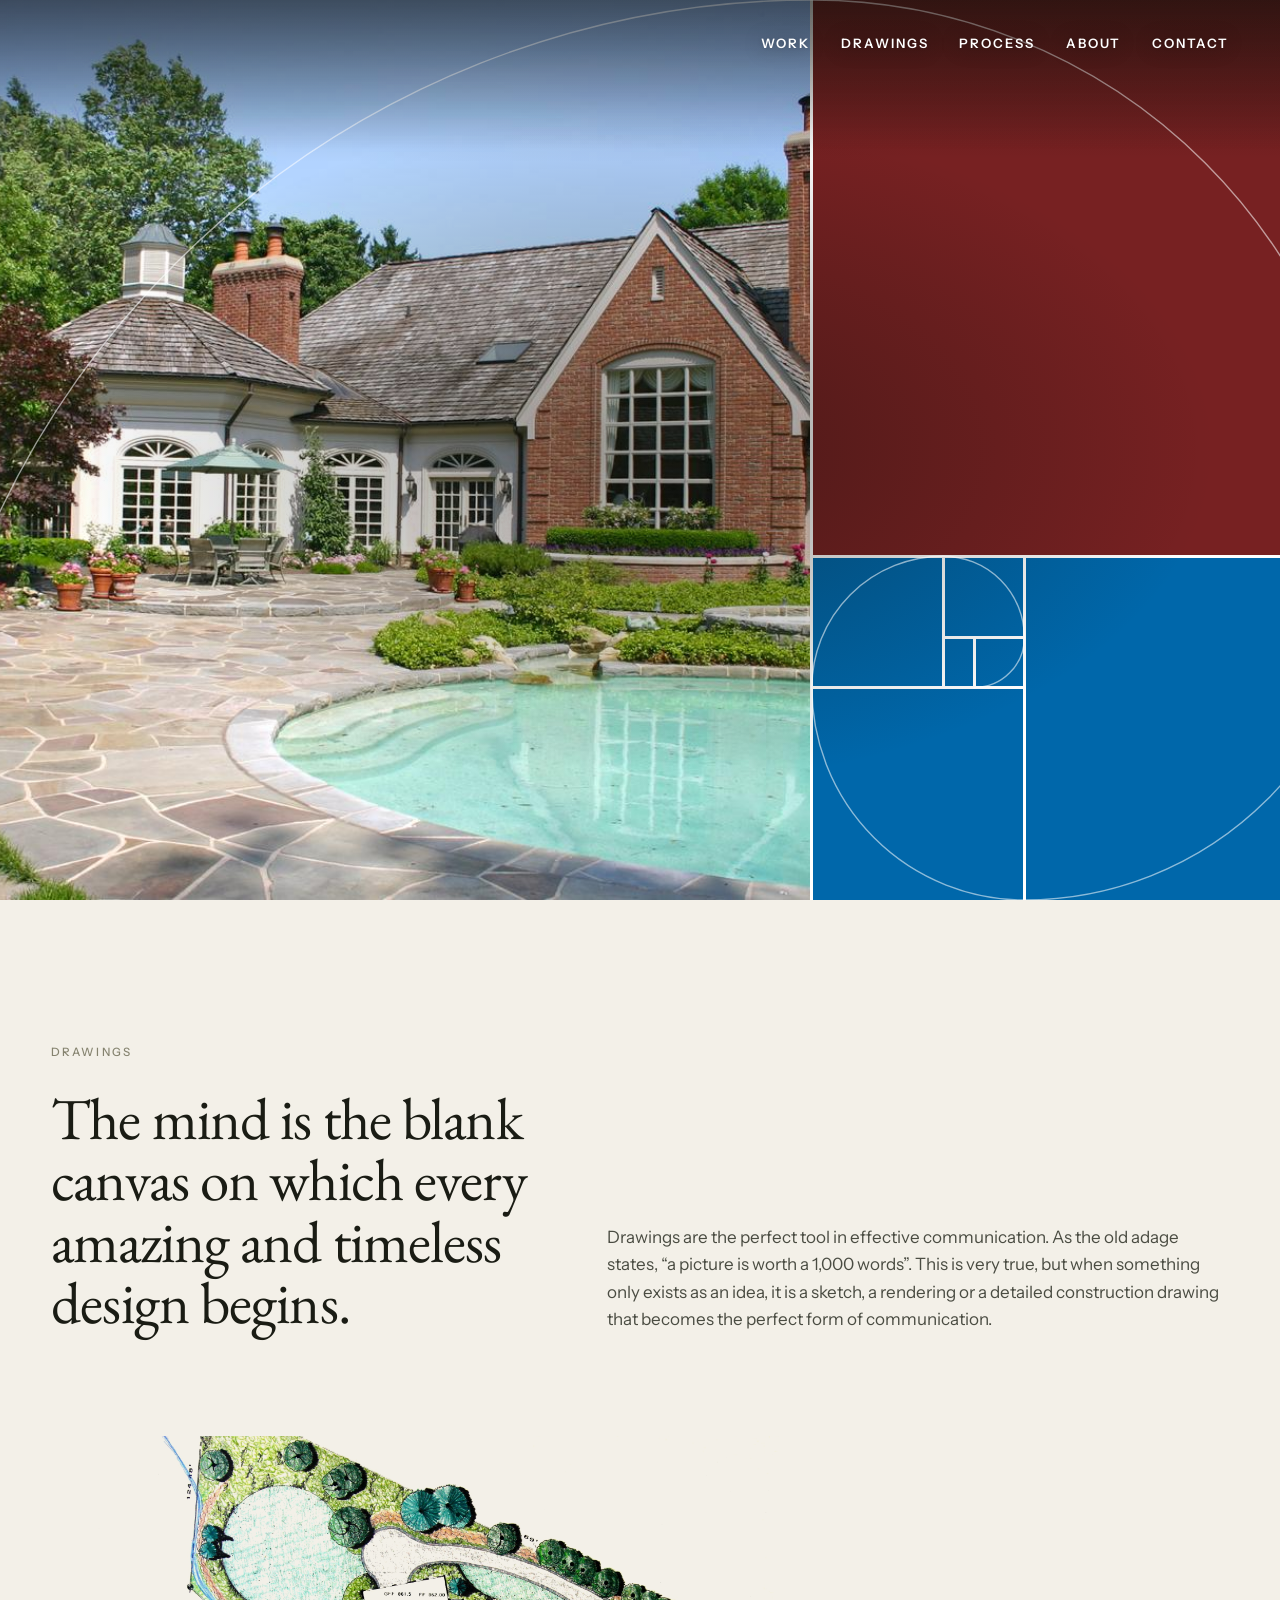
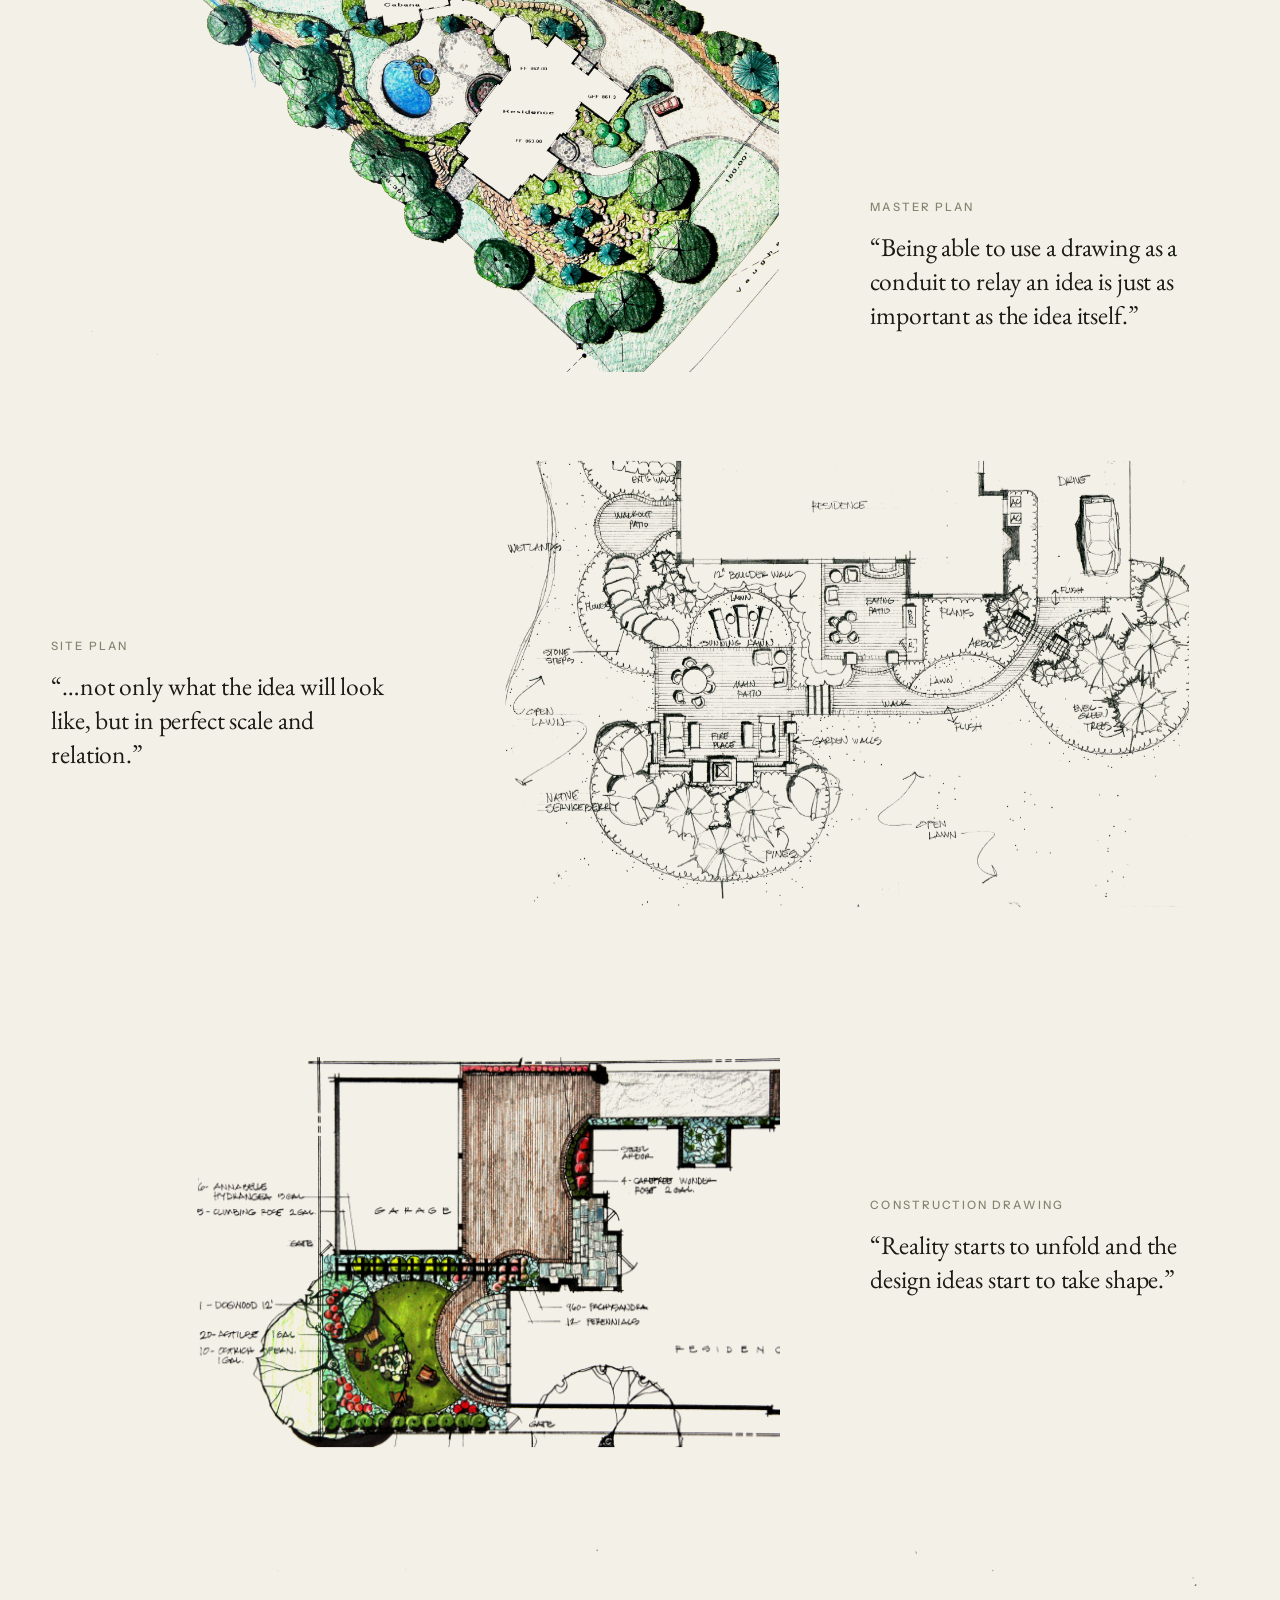
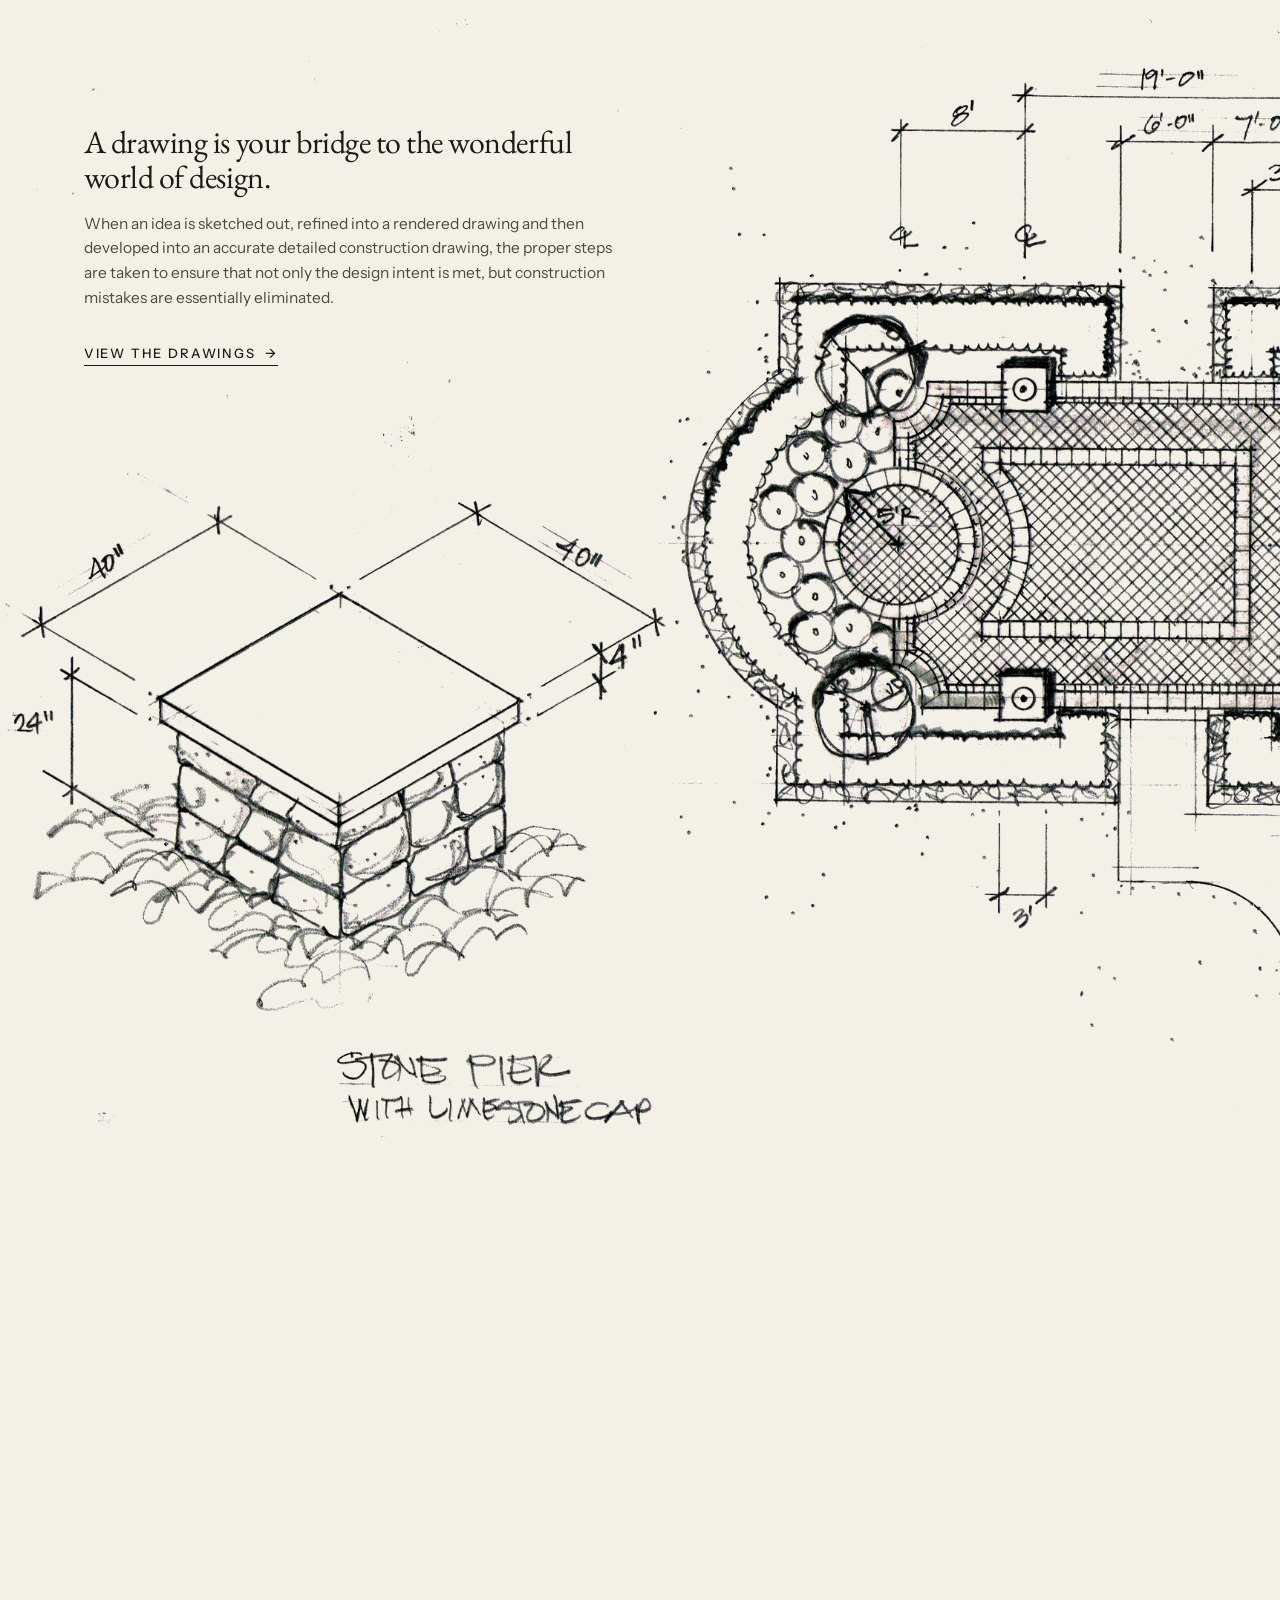
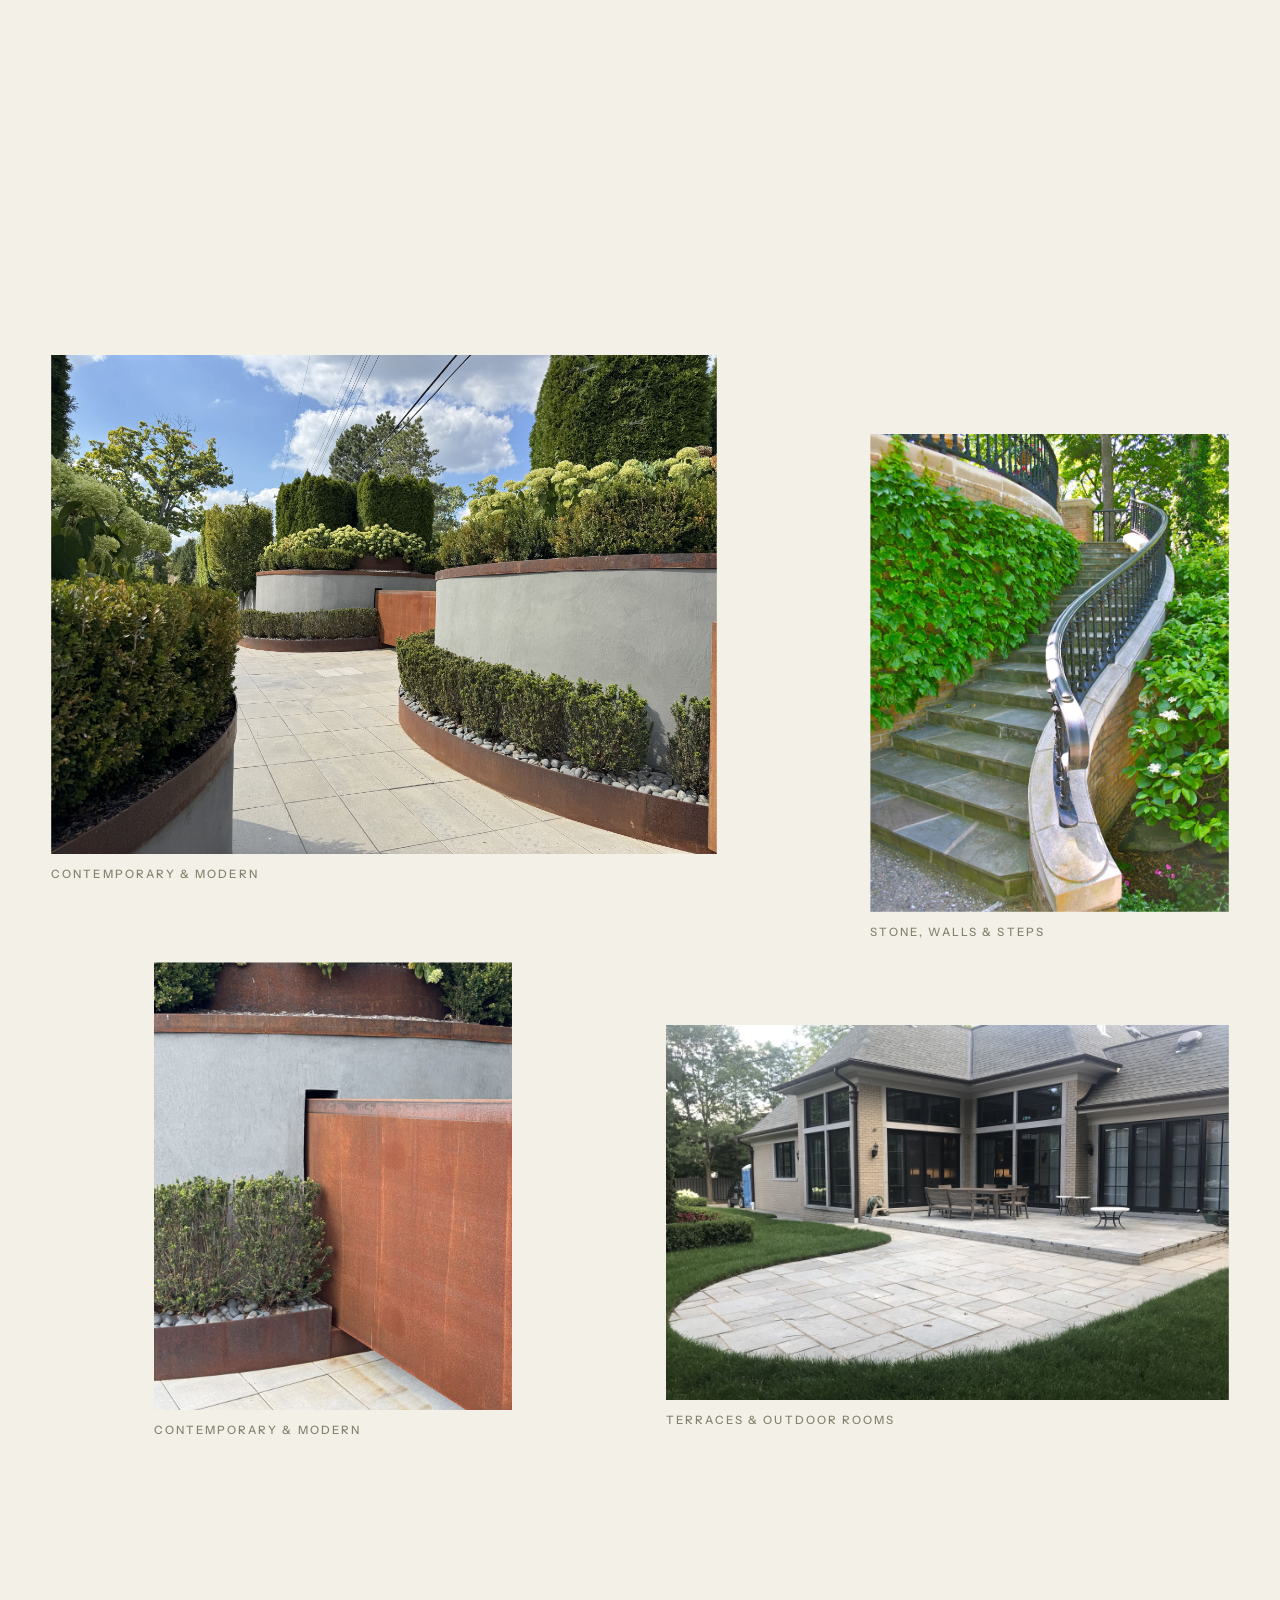
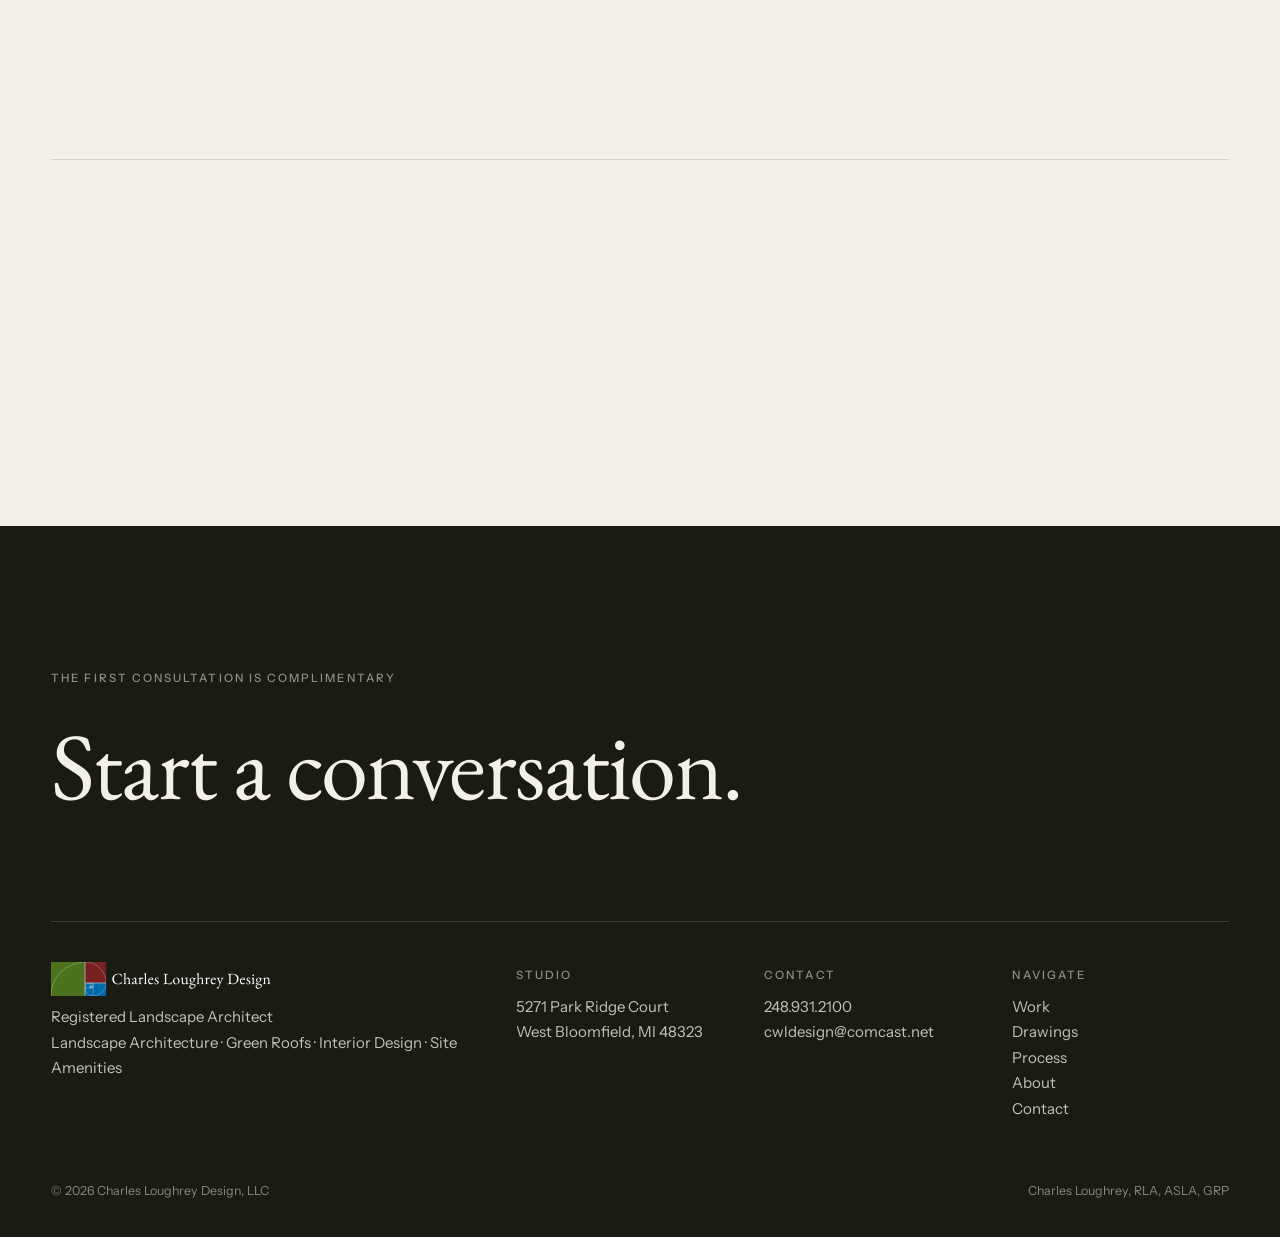
<file: index.html>
<!doctype html>
<html lang="en">
<head>
<meta charset="utf-8">
<meta name="viewport" content="width=device-width, initial-scale=1">
<title>Charles Loughrey Design | Landscape Architect | West Bloomfield, Michigan</title>
<meta name="description" content="Charles Loughrey Design: award-winning residential landscape architecture by Charles Loughrey, RLA, ASLA, GRP, in West Bloomfield, Michigan.">
<meta name="theme-color" content="#F3F0E8">
<meta property="og:title" content="Charles Loughrey Design | Landscape Architect | West Bloomfield, Michigan">
<meta property="og:description" content="Charles Loughrey Design: award-winning residential landscape architecture by Charles Loughrey, RLA, ASLA, GRP, in West Bloomfield, Michigan.">
<meta property="og:type" content="website">
<meta property="og:image" content="https://landon358.github.io/charlesloughrey/assets/og-image.jpg">
<meta property="og:url" content="https://landon358.github.io/charlesloughrey/">
<meta name="twitter:card" content="summary_large_image">
<link rel="apple-touch-icon" href="assets/apple-touch-icon.png">
<link rel="icon" href="assets/logo/cld-mark.svg" type="image/svg+xml">
<link rel="preconnect" href="https://fonts.googleapis.com">
<link rel="preconnect" href="https://fonts.gstatic.com" crossorigin>
<link href="https://fonts.googleapis.com/css2?family=EB+Garamond:ital,wght@0,400;0,500;1,400&family=Instrument+Sans:wght@400;500;600&display=swap" rel="stylesheet">
<link rel="stylesheet" href="assets/css/site.css?v=1aa332a3">
<script type="application/ld+json">{"@context": "https://schema.org", "@type": "ProfessionalService", "name": "Charles Loughrey Design, LLC", "description": "Registered Landscape Architect in West Bloomfield, Michigan.", "url": "https://charlesloughreydesign.com/", "telephone": "248.931.2100", "email": "cwldesign@comcast.net", "logo": "https://charlesloughreydesign.com/assets/logo/cld-logo.svg", "address": {"@type": "PostalAddress", "streetAddress": "5271 Park Ridge Court", "addressLocality": "West Bloomfield", "addressRegion": "MI", "postalCode": "48323", "addressCountry": "US"}, "founder": {"@type": "Person", "name": "Charles W. Loughrey", "jobTitle": "Registered Landscape Architect"}, "areaServed": "Oakland County, Michigan"}</script>
</head>
<body>
<a class="skip" href="#main">Skip to content</a>
<header class="site-header is-over-dark">
  <div class="wrap">
    <a class="hero-cta header-cta" href="contact.html"><span>book a consultation</span></a>
    <a class="brand" href="index.html" aria-label="Charles Loughrey Design, home">
      <img class="on-light" src="assets/logo/cld-logo-horizontal.svg" alt="Charles Loughrey Design" width="326" height="52">
      <img class="on-dark" src="assets/logo/cld-logo-horizontal-white.svg" alt="" width="326" height="52">
    </a>
    <nav class="nav" aria-label="Primary"><a href="portfolio.html">Work</a><a href="drawings.html">Drawings</a><a href="process.html">Process</a><a href="about.html">About</a><a href="contact.html">Contact</a></nav>
    <button class="menu-btn" aria-label="Menu" aria-expanded="false" aria-controls="menu"><span></span><span></span></button>
  </div>
</header>
<div class="menu" id="menu" aria-hidden="true">
  <nav aria-label="Mobile"><a class="big" href="index.html">Home</a><a class="big" href="portfolio.html">Work</a><a class="big" href="drawings.html">Drawings</a><a class="big" href="process.html">Process</a><a class="big" href="about.html">About</a><a class="big" href="contact.html">Contact</a></nav>
  <div class="meta"><a href="tel:+12489312100">248.931.2100</a><a href="mailto:cwldesign@comcast.net">cwldesign@comcast.net</a><span>West Bloomfield, Michigan</span></div>
</div>
<main id="main">

<section class="hero hero-fib" aria-label="Selected projects">
  <div class="fib" data-photos='[{&quot;t&quot;: &quot;assets/thumbs/akey.jpg&quot;, &quot;m&quot;: &quot;assets/hero/akey-1280.jpg&quot;, &quot;l&quot;: &quot;assets/hero/akey-2400.jpg&quot;, &quot;f&quot;: &quot;assets/hero/akey-flash.jpg&quot;, &quot;s&quot;: &quot;akey&quot;, &quot;a&quot;: &quot;Contemporary &amp; Modern&quot;}, {&quot;t&quot;: &quot;assets/thumbs/cld-3.jpg&quot;, &quot;m&quot;: &quot;assets/hero/cld-3-1280.jpg&quot;, &quot;l&quot;: &quot;assets/hero/cld-3-2400.jpg&quot;, &quot;f&quot;: &quot;assets/hero/cld-3-flash.jpg&quot;, &quot;s&quot;: &quot;cld-3&quot;, &quot;a&quot;: &quot;Contemporary &amp; Modern&quot;}, {&quot;t&quot;: &quot;assets/thumbs/img-6326.jpg&quot;, &quot;m&quot;: &quot;assets/hero/img-6326-1280.jpg&quot;, &quot;l&quot;: &quot;assets/hero/img-6326-2400.jpg&quot;, &quot;f&quot;: &quot;assets/hero/img-6326-flash.jpg&quot;, &quot;s&quot;: &quot;img-6326&quot;, &quot;a&quot;: &quot;Contemporary &amp; Modern&quot;}, {&quot;t&quot;: &quot;assets/thumbs/img-6330.jpg&quot;, &quot;m&quot;: &quot;assets/hero/img-6330-1280.jpg&quot;, &quot;l&quot;: &quot;assets/hero/img-6330-2400.jpg&quot;, &quot;f&quot;: &quot;assets/hero/img-6330-flash.jpg&quot;, &quot;s&quot;: &quot;img-6330&quot;, &quot;a&quot;: &quot;Contemporary &amp; Modern&quot;}, {&quot;t&quot;: &quot;assets/thumbs/img-6385-2.jpg&quot;, &quot;m&quot;: &quot;assets/hero/img-6385-2-1280.jpg&quot;, &quot;l&quot;: &quot;assets/hero/img-6385-2-2400.jpg&quot;, &quot;f&quot;: &quot;assets/hero/img-6385-2-flash.jpg&quot;, &quot;s&quot;: &quot;img-6385-2&quot;, &quot;a&quot;: &quot;Contemporary &amp; Modern&quot;}, {&quot;t&quot;: &quot;assets/thumbs/img-6387.jpg&quot;, &quot;m&quot;: &quot;assets/hero/img-6387-1280.jpg&quot;, &quot;l&quot;: &quot;assets/hero/img-6387-2400.jpg&quot;, &quot;f&quot;: &quot;assets/hero/img-6387-flash.jpg&quot;, &quot;s&quot;: &quot;img-6387&quot;, &quot;a&quot;: &quot;Contemporary &amp; Modern&quot;}, {&quot;t&quot;: &quot;assets/thumbs/cld-12.jpg&quot;, &quot;m&quot;: &quot;assets/hero/cld-12-1280.jpg&quot;, &quot;l&quot;: &quot;assets/hero/cld-12-2400.jpg&quot;, &quot;f&quot;: &quot;assets/hero/cld-12-flash.jpg&quot;, &quot;s&quot;: &quot;cld-12&quot;, &quot;a&quot;: &quot;Estate Frontages &amp; Entries&quot;}, {&quot;t&quot;: &quot;assets/thumbs/cld-28.jpg&quot;, &quot;m&quot;: &quot;assets/hero/cld-28-1280.jpg&quot;, &quot;l&quot;: &quot;assets/hero/cld-28-2400.jpg&quot;, &quot;f&quot;: &quot;assets/hero/cld-28-flash.jpg&quot;, &quot;s&quot;: &quot;cld-28&quot;, &quot;a&quot;: &quot;Estate Frontages &amp; Entries&quot;}, {&quot;t&quot;: &quot;assets/thumbs/cld-29.jpg&quot;, &quot;m&quot;: &quot;assets/hero/cld-29-1280.jpg&quot;, &quot;l&quot;: &quot;assets/hero/cld-29-2400.jpg&quot;, &quot;f&quot;: &quot;assets/hero/cld-29-flash.jpg&quot;, &quot;s&quot;: &quot;cld-29&quot;, &quot;a&quot;: &quot;Estate Frontages &amp; Entries&quot;}, {&quot;t&quot;: &quot;assets/thumbs/cld-34.jpg&quot;, &quot;m&quot;: &quot;assets/hero/cld-34-1280.jpg&quot;, &quot;l&quot;: &quot;assets/hero/cld-34-2400.jpg&quot;, &quot;f&quot;: &quot;assets/hero/cld-34-flash.jpg&quot;, &quot;s&quot;: &quot;cld-34&quot;, &quot;a&quot;: &quot;Estate Frontages &amp; Entries&quot;}, {&quot;t&quot;: &quot;assets/thumbs/cld-30.jpg&quot;, &quot;m&quot;: &quot;assets/hero/cld-30-1280.jpg&quot;, &quot;l&quot;: &quot;assets/hero/cld-30-2400.jpg&quot;, &quot;f&quot;: &quot;assets/hero/cld-30-flash.jpg&quot;, &quot;s&quot;: &quot;cld-30&quot;, &quot;a&quot;: &quot;Estate Frontages &amp; Entries&quot;}, {&quot;t&quot;: &quot;assets/thumbs/cld-8.jpg&quot;, &quot;m&quot;: &quot;assets/hero/cld-8-1280.jpg&quot;, &quot;l&quot;: &quot;assets/hero/cld-8-2400.jpg&quot;, &quot;f&quot;: &quot;assets/hero/cld-8-flash.jpg&quot;, &quot;s&quot;: &quot;cld-8&quot;, &quot;a&quot;: &quot;Estate Frontages &amp; Entries&quot;}, {&quot;t&quot;: &quot;assets/thumbs/canon-offload-9-10-2010-181.jpg&quot;, &quot;m&quot;: &quot;assets/hero/canon-offload-9-10-2010-181-1280.jpg&quot;, &quot;l&quot;: &quot;assets/hero/canon-offload-9-10-2010-181-2400.jpg&quot;, &quot;f&quot;: &quot;assets/hero/canon-offload-9-10-2010-181-flash.jpg&quot;, &quot;s&quot;: &quot;canon-offload-9-10-2010-181&quot;, &quot;a&quot;: &quot;Estate Frontages &amp; Entries&quot;}, {&quot;t&quot;: &quot;assets/thumbs/canon-offload-9-10-2010-187.jpg&quot;, &quot;m&quot;: &quot;assets/hero/canon-offload-9-10-2010-187-1280.jpg&quot;, &quot;l&quot;: &quot;assets/hero/canon-offload-9-10-2010-187-2400.jpg&quot;, &quot;f&quot;: &quot;assets/hero/canon-offload-9-10-2010-187-flash.jpg&quot;, &quot;s&quot;: &quot;canon-offload-9-10-2010-187&quot;, &quot;a&quot;: &quot;Estate Frontages &amp; Entries&quot;}, {&quot;t&quot;: &quot;assets/thumbs/canon-offload-9-10-2010-182.jpg&quot;, &quot;m&quot;: &quot;assets/hero/canon-offload-9-10-2010-182-1280.jpg&quot;, &quot;l&quot;: &quot;assets/hero/canon-offload-9-10-2010-182-2400.jpg&quot;, &quot;f&quot;: &quot;assets/hero/canon-offload-9-10-2010-182-flash.jpg&quot;, &quot;s&quot;: &quot;canon-offload-9-10-2010-182&quot;, &quot;a&quot;: &quot;Estate Frontages &amp; Entries&quot;}, {&quot;t&quot;: &quot;assets/thumbs/img-9479.jpg&quot;, &quot;m&quot;: &quot;assets/hero/img-9479-1280.jpg&quot;, &quot;l&quot;: &quot;assets/hero/img-9479-2400.jpg&quot;, &quot;f&quot;: &quot;assets/hero/img-9479-flash.jpg&quot;, &quot;s&quot;: &quot;img-9479&quot;, &quot;a&quot;: &quot;Estate Frontages &amp; Entries&quot;}, {&quot;t&quot;: &quot;assets/thumbs/cld-17.jpg&quot;, &quot;m&quot;: &quot;assets/hero/cld-17-1280.jpg&quot;, &quot;l&quot;: &quot;assets/hero/cld-17-2400.jpg&quot;, &quot;f&quot;: &quot;assets/hero/cld-17-flash.jpg&quot;, &quot;s&quot;: &quot;cld-17&quot;, &quot;a&quot;: &quot;Entry Drives &amp; Motor Courts&quot;}, {&quot;t&quot;: &quot;assets/thumbs/img-1457.jpg&quot;, &quot;m&quot;: &quot;assets/hero/img-1457-1280.jpg&quot;, &quot;l&quot;: &quot;assets/hero/img-1457-2400.jpg&quot;, &quot;f&quot;: &quot;assets/hero/img-1457-flash.jpg&quot;, &quot;s&quot;: &quot;img-1457&quot;, &quot;a&quot;: &quot;Entry Drives &amp; Motor Courts&quot;}, {&quot;t&quot;: &quot;assets/thumbs/cld-13.jpg&quot;, &quot;m&quot;: &quot;assets/hero/cld-13-1280.jpg&quot;, &quot;l&quot;: &quot;assets/hero/cld-13-2400.jpg&quot;, &quot;f&quot;: &quot;assets/hero/cld-13-flash.jpg&quot;, &quot;s&quot;: &quot;cld-13&quot;, &quot;a&quot;: &quot;Terraces &amp; Outdoor Rooms&quot;}, {&quot;t&quot;: &quot;assets/thumbs/cld-10.jpg&quot;, &quot;m&quot;: &quot;assets/hero/cld-10-1280.jpg&quot;, &quot;l&quot;: &quot;assets/hero/cld-10-2400.jpg&quot;, &quot;f&quot;: &quot;assets/hero/cld-10-flash.jpg&quot;, &quot;s&quot;: &quot;cld-10&quot;, &quot;a&quot;: &quot;Terraces &amp; Outdoor Rooms&quot;}, {&quot;t&quot;: &quot;assets/thumbs/cld-9.jpg&quot;, &quot;m&quot;: &quot;assets/hero/cld-9-1280.jpg&quot;, &quot;l&quot;: &quot;assets/hero/cld-9-2400.jpg&quot;, &quot;f&quot;: &quot;assets/hero/cld-9-flash.jpg&quot;, &quot;s&quot;: &quot;cld-9&quot;, &quot;a&quot;: &quot;Terraces &amp; Outdoor Rooms&quot;}, {&quot;t&quot;: &quot;assets/thumbs/img-4889.jpg&quot;, &quot;m&quot;: &quot;assets/hero/img-4889-1280.jpg&quot;, &quot;l&quot;: &quot;assets/hero/img-4889-2400.jpg&quot;, &quot;f&quot;: &quot;assets/hero/img-4889-flash.jpg&quot;, &quot;s&quot;: &quot;img-4889&quot;, &quot;a&quot;: &quot;Terraces &amp; Outdoor Rooms&quot;}, {&quot;t&quot;: &quot;assets/thumbs/cld-45.jpg&quot;, &quot;m&quot;: &quot;assets/hero/cld-45-1280.jpg&quot;, &quot;l&quot;: &quot;assets/hero/cld-45-2400.jpg&quot;, &quot;f&quot;: &quot;assets/hero/cld-45-flash.jpg&quot;, &quot;s&quot;: &quot;cld-45&quot;, &quot;a&quot;: &quot;Pools &amp; Waterfront&quot;}, {&quot;t&quot;: &quot;assets/thumbs/denomme-11.jpg&quot;, &quot;m&quot;: &quot;assets/hero/denomme-11-1280.jpg&quot;, &quot;l&quot;: &quot;assets/hero/denomme-11-2400.jpg&quot;, &quot;f&quot;: &quot;assets/hero/denomme-11-flash.jpg&quot;, &quot;s&quot;: &quot;denomme-11&quot;, &quot;a&quot;: &quot;Pools &amp; Waterfront&quot;}, {&quot;t&quot;: &quot;assets/thumbs/cld-11.jpg&quot;, &quot;m&quot;: &quot;assets/hero/cld-11-1280.jpg&quot;, &quot;l&quot;: &quot;assets/hero/cld-11-2400.jpg&quot;, &quot;f&quot;: &quot;assets/hero/cld-11-flash.jpg&quot;, &quot;s&quot;: &quot;cld-11&quot;, &quot;a&quot;: &quot;Pools &amp; Waterfront&quot;}, {&quot;t&quot;: &quot;assets/thumbs/cld-23.jpg&quot;, &quot;m&quot;: &quot;assets/hero/cld-23-1280.jpg&quot;, &quot;l&quot;: &quot;assets/hero/cld-23-2400.jpg&quot;, &quot;f&quot;: &quot;assets/hero/cld-23-flash.jpg&quot;, &quot;s&quot;: &quot;cld-23&quot;, &quot;a&quot;: &quot;Pools &amp; Waterfront&quot;}, {&quot;t&quot;: &quot;assets/thumbs/ccf09032012-00005.jpg&quot;, &quot;m&quot;: &quot;assets/hero/ccf09032012-00005-1280.jpg&quot;, &quot;l&quot;: &quot;assets/hero/ccf09032012-00005-2400.jpg&quot;, &quot;f&quot;: &quot;assets/hero/ccf09032012-00005-flash.jpg&quot;, &quot;s&quot;: &quot;ccf09032012-00005&quot;, &quot;a&quot;: &quot;Evening &amp; Lighting&quot;}, {&quot;t&quot;: &quot;assets/thumbs/ccf09032012-00008.jpg&quot;, &quot;m&quot;: &quot;assets/hero/ccf09032012-00008-1280.jpg&quot;, &quot;l&quot;: &quot;assets/hero/ccf09032012-00008-2400.jpg&quot;, &quot;f&quot;: &quot;assets/hero/ccf09032012-00008-flash.jpg&quot;, &quot;s&quot;: &quot;ccf09032012-00008&quot;, &quot;a&quot;: &quot;Evening &amp; Lighting&quot;}, {&quot;t&quot;: &quot;assets/thumbs/ccf09032012-00006.jpg&quot;, &quot;m&quot;: &quot;assets/hero/ccf09032012-00006-1280.jpg&quot;, &quot;l&quot;: &quot;assets/hero/ccf09032012-00006-2400.jpg&quot;, &quot;f&quot;: &quot;assets/hero/ccf09032012-00006-flash.jpg&quot;, &quot;s&quot;: &quot;ccf09032012-00006&quot;, &quot;a&quot;: &quot;Evening &amp; Lighting&quot;}, {&quot;t&quot;: &quot;assets/thumbs/cld-27.jpg&quot;, &quot;m&quot;: &quot;assets/hero/cld-27-1280.jpg&quot;, &quot;l&quot;: &quot;assets/hero/cld-27-2400.jpg&quot;, &quot;f&quot;: &quot;assets/hero/cld-27-flash.jpg&quot;, &quot;s&quot;: &quot;cld-27&quot;, &quot;a&quot;: &quot;Stone, Walls &amp; Steps&quot;}, {&quot;t&quot;: &quot;assets/thumbs/img-0748.jpg&quot;, &quot;m&quot;: &quot;assets/hero/img-0748-1280.jpg&quot;, &quot;l&quot;: &quot;assets/hero/img-0748-2400.jpg&quot;, &quot;f&quot;: &quot;assets/hero/img-0748-flash.jpg&quot;, &quot;s&quot;: &quot;img-0748&quot;, &quot;a&quot;: &quot;Stone, Walls &amp; Steps&quot;}, {&quot;t&quot;: &quot;assets/thumbs/devine-6.jpg&quot;, &quot;m&quot;: &quot;assets/hero/devine-6-1280.jpg&quot;, &quot;l&quot;: &quot;assets/hero/devine-6-2400.jpg&quot;, &quot;f&quot;: &quot;assets/hero/devine-6-flash.jpg&quot;, &quot;s&quot;: &quot;devine-6&quot;, &quot;a&quot;: &quot;Stone, Walls &amp; Steps&quot;}, {&quot;t&quot;: &quot;assets/thumbs/img-9494.jpg&quot;, &quot;m&quot;: &quot;assets/hero/img-9494-1280.jpg&quot;, &quot;l&quot;: &quot;assets/hero/img-9494-2400.jpg&quot;, &quot;f&quot;: &quot;assets/hero/img-9494-flash.jpg&quot;, &quot;s&quot;: &quot;img-9494&quot;, &quot;a&quot;: &quot;Plantings &amp; Seasons&quot;}, {&quot;t&quot;: &quot;assets/drawings/sm/img_0481.jpg&quot;, &quot;m&quot;: &quot;assets/drawings/sm/img_0481.jpg&quot;, &quot;f&quot;: &quot;assets/drawings/sm/img_0481.jpg&quot;, &quot;l&quot;: &quot;assets/drawings/img_0481.jpg&quot;, &quot;s&quot;: &quot;d-img_0481&quot;, &quot;a&quot;: &quot;Drawing by Charles Loughrey&quot;, &quot;d&quot;: 1}, {&quot;t&quot;: &quot;assets/drawings/sm/img_0496.jpg&quot;, &quot;m&quot;: &quot;assets/drawings/sm/img_0496.jpg&quot;, &quot;f&quot;: &quot;assets/drawings/sm/img_0496.jpg&quot;, &quot;l&quot;: &quot;assets/drawings/img_0496.jpg&quot;, &quot;s&quot;: &quot;d-img_0496&quot;, &quot;a&quot;: &quot;Drawing by Charles Loughrey&quot;, &quot;d&quot;: 1}, {&quot;t&quot;: &quot;assets/drawings/sm/img_0480.jpg&quot;, &quot;m&quot;: &quot;assets/drawings/sm/img_0480.jpg&quot;, &quot;f&quot;: &quot;assets/drawings/sm/img_0480.jpg&quot;, &quot;l&quot;: &quot;assets/drawings/img_0480.jpg&quot;, &quot;s&quot;: &quot;d-img_0480&quot;, &quot;a&quot;: &quot;Drawing by Charles Loughrey&quot;, &quot;d&quot;: 1}, {&quot;t&quot;: &quot;assets/drawings/sm/img_0482.jpg&quot;, &quot;m&quot;: &quot;assets/drawings/sm/img_0482.jpg&quot;, &quot;f&quot;: &quot;assets/drawings/sm/img_0482.jpg&quot;, &quot;l&quot;: &quot;assets/drawings/img_0482.jpg&quot;, &quot;s&quot;: &quot;d-img_0482&quot;, &quot;a&quot;: &quot;Drawing by Charles Loughrey&quot;, &quot;d&quot;: 1}, {&quot;t&quot;: &quot;assets/drawings/sm/img_0501.jpg&quot;, &quot;m&quot;: &quot;assets/drawings/sm/img_0501.jpg&quot;, &quot;f&quot;: &quot;assets/drawings/sm/img_0501.jpg&quot;, &quot;l&quot;: &quot;assets/drawings/img_0501.jpg&quot;, &quot;s&quot;: &quot;d-img_0501&quot;, &quot;a&quot;: &quot;Drawing by Charles Loughrey&quot;, &quot;d&quot;: 1}, {&quot;t&quot;: &quot;assets/drawings/sm/img_0555.jpg&quot;, &quot;m&quot;: &quot;assets/drawings/sm/img_0555.jpg&quot;, &quot;f&quot;: &quot;assets/drawings/sm/img_0555.jpg&quot;, &quot;l&quot;: &quot;assets/drawings/img_0555.jpg&quot;, &quot;s&quot;: &quot;d-img_0555&quot;, &quot;a&quot;: &quot;Drawing by Charles Loughrey&quot;, &quot;d&quot;: 1}, {&quot;t&quot;: &quot;assets/drawings/sm/deledda.jpg&quot;, &quot;m&quot;: &quot;assets/drawings/sm/deledda.jpg&quot;, &quot;f&quot;: &quot;assets/drawings/sm/deledda.jpg&quot;, &quot;l&quot;: &quot;assets/drawings/deledda.jpg&quot;, &quot;s&quot;: &quot;d-deledda&quot;, &quot;a&quot;: &quot;Drawing by Charles Loughrey&quot;, &quot;d&quot;: 1}]' data-entry="cld-45 cld-29 cld-17 cld-27 img-1457 cld-34 cld-13 img-9494" data-round2="ccf09032012-00005 ccf09032012-00006 cld-12 d-img_0481 canon-offload-9-10-2010-181 d-img_0496 img-9479 cld-11" data-land="ccf09032012-00005" data-montage="cld-29 ccf09032012-00006 d-img_0481 cld-45 img-1457 d-img_0496 cld-17 cld-13 d-img_0480 canon-offload-9-10-2010-181 img-6326 d-deledda cld-11 canon-offload-9-10-2010-182 d-img_0501 cld-12 img-9479 d-img_0555 cld-30 img-4889 d-img_0482 img-9494 img-6330 cld-34 cld-10 img-6387 cld-23 cld-27 devine-6 cld-28 denomme-11 ccf09032012-00008 cld-3 img-6385-2 akey cld-8 canon-offload-9-10-2010-187 cld-9 img-0748"></div>
  <svg class="fib-spiral" aria-hidden="true"><path/></svg>
  <div class="hero-lockup">
    <h1 class="display hero-title">Life of Design</h1>
    <img class="hero-logo" src="assets/logo/cld-logo-horizontal-white.svg" alt="Charles Loughrey Design" width="380" height="61">
  </div>
</section>

<section class="sheet" aria-labelledby="drawings-title">
  <div class="wrap">
    <div class="sheet-intro">
      <div><span class="label reveal">Drawings</span><h2 id="drawings-title" class="h2 reveal" style="--d:.08s">The mind is the blank canvas on which every amazing and timeless design begins.</h2></div>
      <div class="prose reveal" style="--d:.16s"><p>Drawings are the perfect tool in effective communication. As the old adage states, “a picture is worth a 1,000 words”. This is very true, but when something only exists as an idea, it is a sketch, a rendering or a detailed construction drawing that becomes the perfect form of communication.</p></div>
    </div>
    <div class="sheet-flow">
<div class="flow-row flow-a">
  <figure class="drawing reveal" data-speed="-0.025"><a href="assets/drawings/img_0480.jpg" data-lightbox="drawings" data-caption="Rendered master plan"><img src="assets/drawings/img_0480.jpg" width="2400" height="1871" alt="Rendered master plan, hand drawn by Charles Loughrey" loading="lazy"></a></figure>
  <div class="note reveal" style="--d:.15s"><span class="label">Master plan</span><p class="lede">“Being able to use a drawing as a conduit to relay an idea is just as important as the idea itself.”</p></div>
</div><div class="flow-row flow-b">
  <figure class="drawing reveal" data-speed="0.025"><a href="assets/drawings/deledda.jpg" data-lightbox="drawings" data-caption="Hand drawn site plan"><img src="assets/drawings/deledda.jpg" width="2400" height="1555" alt="Hand drawn site plan, hand drawn by Charles Loughrey" loading="lazy"></a></figure>
  <div class="note reveal" style="--d:.15s"><span class="label">Site plan</span><p class="lede">“…not only what the idea will look like, but in perfect scale and relation.”</p></div>
</div><div class="flow-row flow-c">
  <figure class="drawing reveal" data-speed="-0.02"><a href="assets/drawings/img_0502.jpg" data-lightbox="drawings" data-caption="Planting &amp; courtyard plan"><img src="assets/drawings/img_0502.jpg" width="2400" height="1600" alt="Planting &amp; courtyard plan, hand drawn by Charles Loughrey" loading="lazy"></a></figure>
  <div class="note reveal" style="--d:.15s"><span class="label">Construction drawing</span><p class="lede">“Reality starts to unfold and the design ideas start to take shape.”</p></div>
</div>
    </div>
  </div>
</section>
<section class="plates" aria-label="Drawings">
<article class="plate " data-ar="1.5000" data-region="3,5,34,40">
  <div class="plate-pin">
    <div class="plate-canvas"><img src="assets/drawings/bunnell-patio.jpg" width="2400" height="1600" alt="" loading="lazy"></div>
    <div class="plate-text"><p class="h2">A drawing is your bridge to the wonderful world of design.</p><div class="prose"><p>When an idea is sketched out, refined into a rendered drawing and then developed into an accurate detailed construction drawing, the proper steps are taken to ensure that not only the design intent is met, but construction mistakes are essentially eliminated.</p></div><a class="link" href="drawings.html">View the drawings <span class="arr">→</span></a></div>
  </div>
</article>
</section>

<div class="wrap">
  <div class="award reveal">
    <span class="seal">2026</span>
    <p class="h3">Detroit Design Awards: Second Place, Residential Landscape Design over one acre</p>
    <span class="label">Detroit Design Magazine</span>
  </div>
</div>

<section class="section">
  <div class="wrap split">
    <div><span class="label reveal">The Practice</span><h2 class="h2 reveal" style="--d:.08s">Designing Michigan landscapes since 1987.</h2></div>
    <div class="prose reveal" style="--d:.16s">
      <p class="lede" style="color:var(--ink);margin-bottom:1em">Michigan native Charles Loughrey decided at the young age of 15 that he wanted to become a Landscape Architect.</p>
      <p>A Registered Landscape Architect since 1992, Charles has earned numerous awards for the design of over 100 landscape projects. His firm specializes in landscape architecture and interior design, as well as designing specialty components and site amenities. In 2009 he was in the first Green Roofs for Healthy Cities class to become Green Roof Professionals.</p>
      <p style="margin-top:2em"><a class="link" href="about.html">About Charles <span class="arr">→</span></a></p>
    </div>
  </div>
</section>

<section class="section" style="padding-top:0">
  <div class="wrap">
    <div style="display:flex;justify-content:space-between;align-items:end;gap:24px;flex-wrap:wrap">
      <div><span class="label reveal">Selected Work</span><h2 class="h2 reveal" style="--d:.08s">From the portfolio.</h2></div>
      <a class="link reveal" href="portfolio.html">View all work <span class="arr">→</span></a>
    </div>
    <div class="work-grid"><div class="w1"><a class="tile reveal-img" href="portfolio.html#contemporary-modern"><img src="assets/photos/img-6468.jpg" alt="Contemporary &amp; Modern" loading="lazy"></a><div class="tile-cap"><span class="label">Contemporary &amp; Modern</span></div></div><div class="w2"><a class="tile reveal-img" href="portfolio.html#stone-walls-steps"><img src="assets/photos/cld-42.jpg" alt="Stone, Walls &amp; Steps" loading="lazy"></a><div class="tile-cap"><span class="label">Stone, Walls &amp; Steps</span></div></div><div class="w3"><a class="tile reveal-img" href="portfolio.html#contemporary-modern"><img src="assets/photos/img-6434.jpg" alt="Contemporary &amp; Modern" loading="lazy"></a><div class="tile-cap"><span class="label">Contemporary &amp; Modern</span></div></div><div class="w4"><a class="tile reveal-img" href="portfolio.html#terraces-outdoor-rooms"><img src="assets/photos/img-9499.jpg" alt="Terraces &amp; Outdoor Rooms" loading="lazy"></a><div class="tile-cap"><span class="label">Terraces &amp; Outdoor Rooms</span></div></div></div>
  </div>
</section>

<section class="section" style="padding-top:0">
  <div class="wrap">
    <div style="display:flex;justify-content:space-between;align-items:end;gap:24px;flex-wrap:wrap">
      <div><span class="label reveal">The Design Process</span><h2 class="h2 reveal" style="--d:.08s">The route from idea through implementation.</h2></div>
      <a class="link reveal" href="process.html">The full process <span class="arr">→</span></a>
    </div>
    <div class="phases"><div class="phase reveal" style="--d:0.00s"><span class="num">01</span><h3 class="h3">Conceptual Design</h3><p>The initial complimentary consultation, site analysis and up to three concepts, each with preliminary construction costs.</p></div><div class="phase reveal" style="--d:0.08s"><span class="num">02</span><h3 class="h3">Design Development</h3><p>The phase where the project really begins to come to life: construction drawings, refined costs and material selections.</p></div><div class="phase reveal" style="--d:0.16s"><span class="num">03</span><h3 class="h3">Project Implementation</h3><p>The landscape architect monitors construction to ensure quality and that the design intent is met.</p></div><div class="phase reveal" style="--d:0.24s"><span class="num">04</span><h3 class="h3">Project Handoff &amp; Enjoyment</h3><p>A final walk through and a care and maintenance plan, then time to enjoy each unique season.</p></div></div>
  </div>
</section>

</main>
<footer class="site-footer">
  <div class="wrap">
    <div class="footer-cta">
      <span class="label">The first consultation is complimentary</span>
      <p class="display"><a href="contact.html">Start a conversation.</a></p>
    </div>
    <div class="footer-cols">
      <div><img class="footer-mark" src="assets/logo/cld-logo-horizontal-white.svg" alt="Charles Loughrey Design" width="220" height="35"><p>Registered Landscape Architect<br>Landscape Architecture · Green Roofs · Interior Design · Site Amenities</p></div>
      <div><span class="label">Studio</span><p>5271 Park Ridge Court<br>West Bloomfield, MI 48323</p></div>
      <div><span class="label">Contact</span><p><a href="tel:+12489312100">248.931.2100</a><br><a href="mailto:cwldesign@comcast.net?subject=Request%20for%20Information">cwldesign@comcast.net</a></p></div>
      <div><span class="label">Navigate</span><p><a href="portfolio.html">Work</a><br><a href="drawings.html">Drawings</a><br><a href="process.html">Process</a><br><a href="about.html">About</a><br><a href="contact.html">Contact</a></p></div>
    </div>
    <div class="footer-legal"><span>© <span data-year>2026</span> Charles Loughrey Design, LLC</span><span>Charles Loughrey, RLA, ASLA, GRP</span></div>
  </div>
</footer>
<div class="lightbox" role="dialog" aria-modal="true" aria-label="Image viewer" aria-hidden="true">
  <div class="lb-top"><span class="lb-idx"></span><button class="lb-btn" data-lb-close aria-label="Close"><svg viewBox="0 0 16 16" fill="none" stroke="currentColor" stroke-width="1.4"><path d="M2 2l12 12M14 2L2 14"/></svg></button></div>
  <div class="lb-stage"><img alt=""></div>
  <div class="lb-bot"><span class="lb-cap"></span><div class="lb-nav"><button class="lb-btn" data-lb-prev aria-label="Previous"><svg viewBox="0 0 16 16" fill="none" stroke="currentColor" stroke-width="1.4"><path d="M15 8H2M7 3L2 8l5 5"/></svg></button><button class="lb-btn" data-lb-next aria-label="Next"><svg viewBox="0 0 16 16" fill="none" stroke="currentColor" stroke-width="1.4"><path d="M1 8h13M9 3l5 5-5 5"/></svg></button></div></div>
</div>
<script src="assets/js/lenis.min.js"></script>
<script src="assets/js/site.js?v=09c32210"></script>
</body>
</html>
</file>
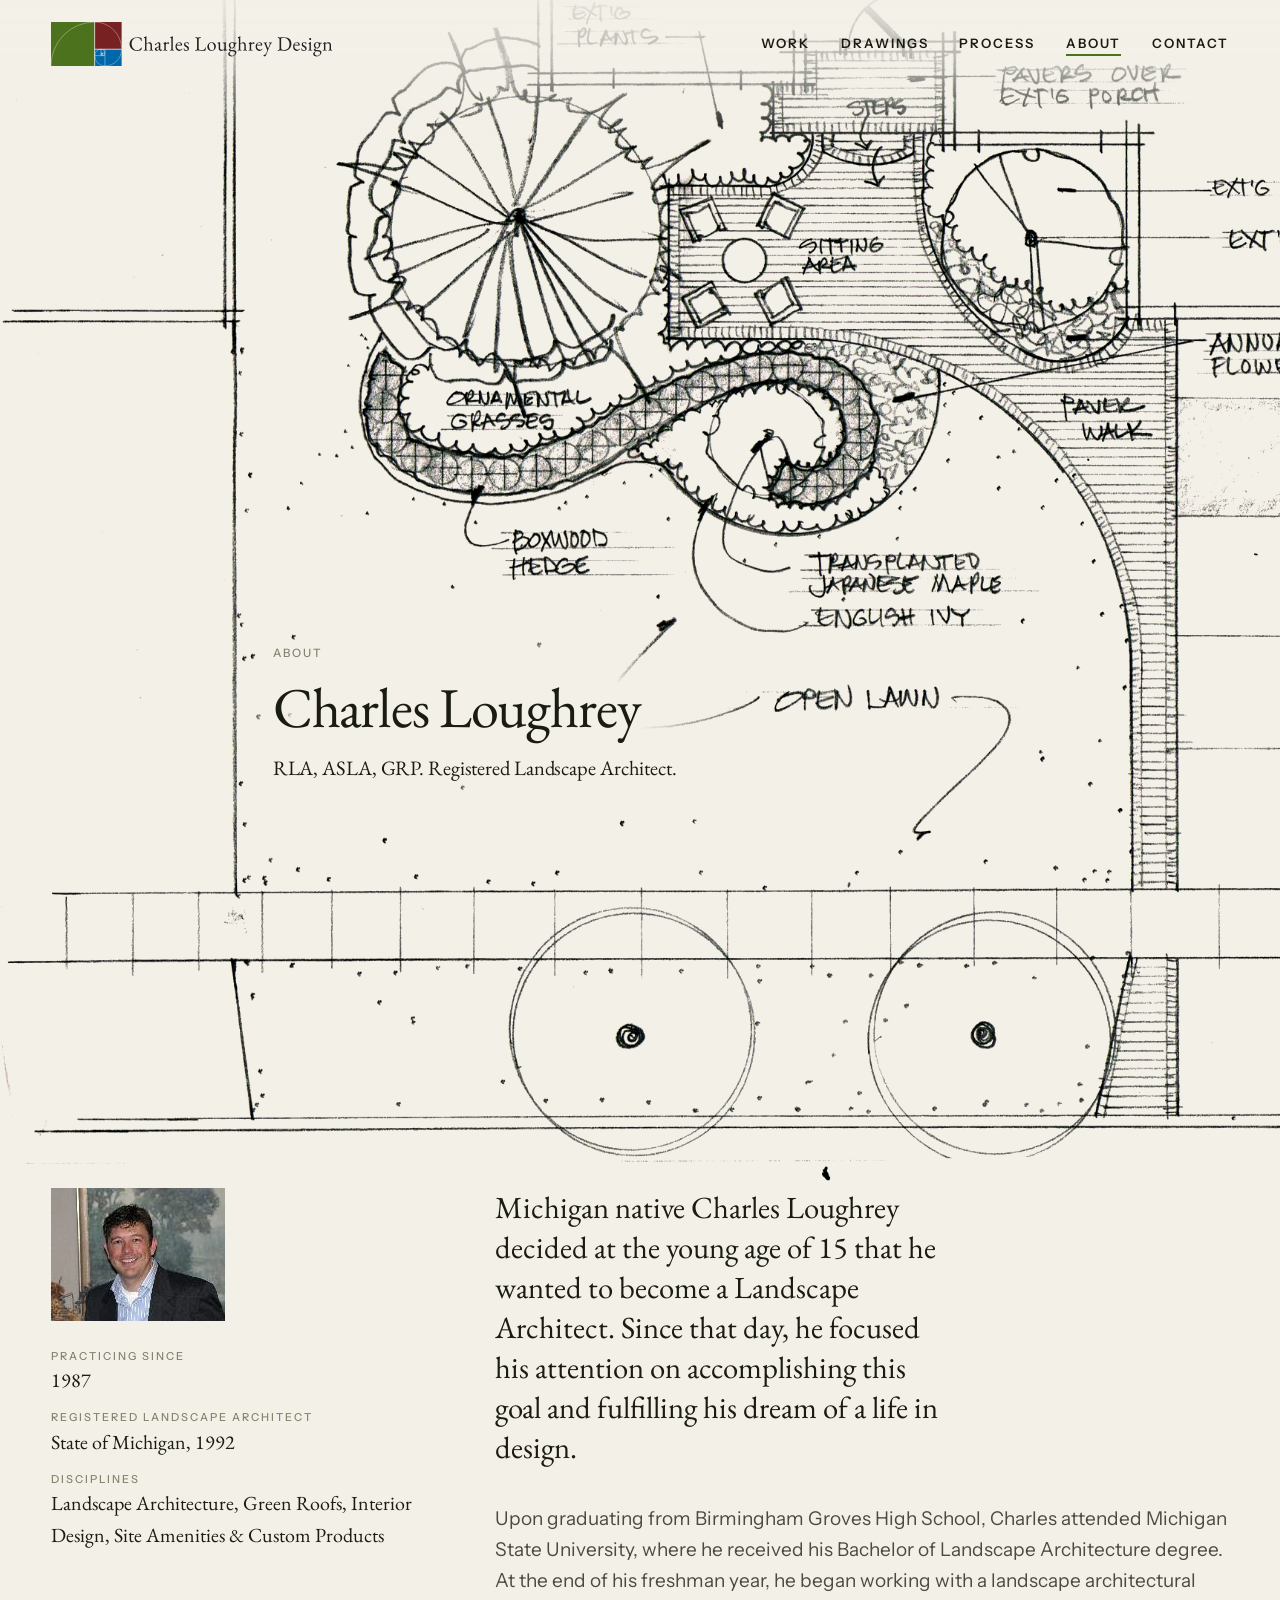
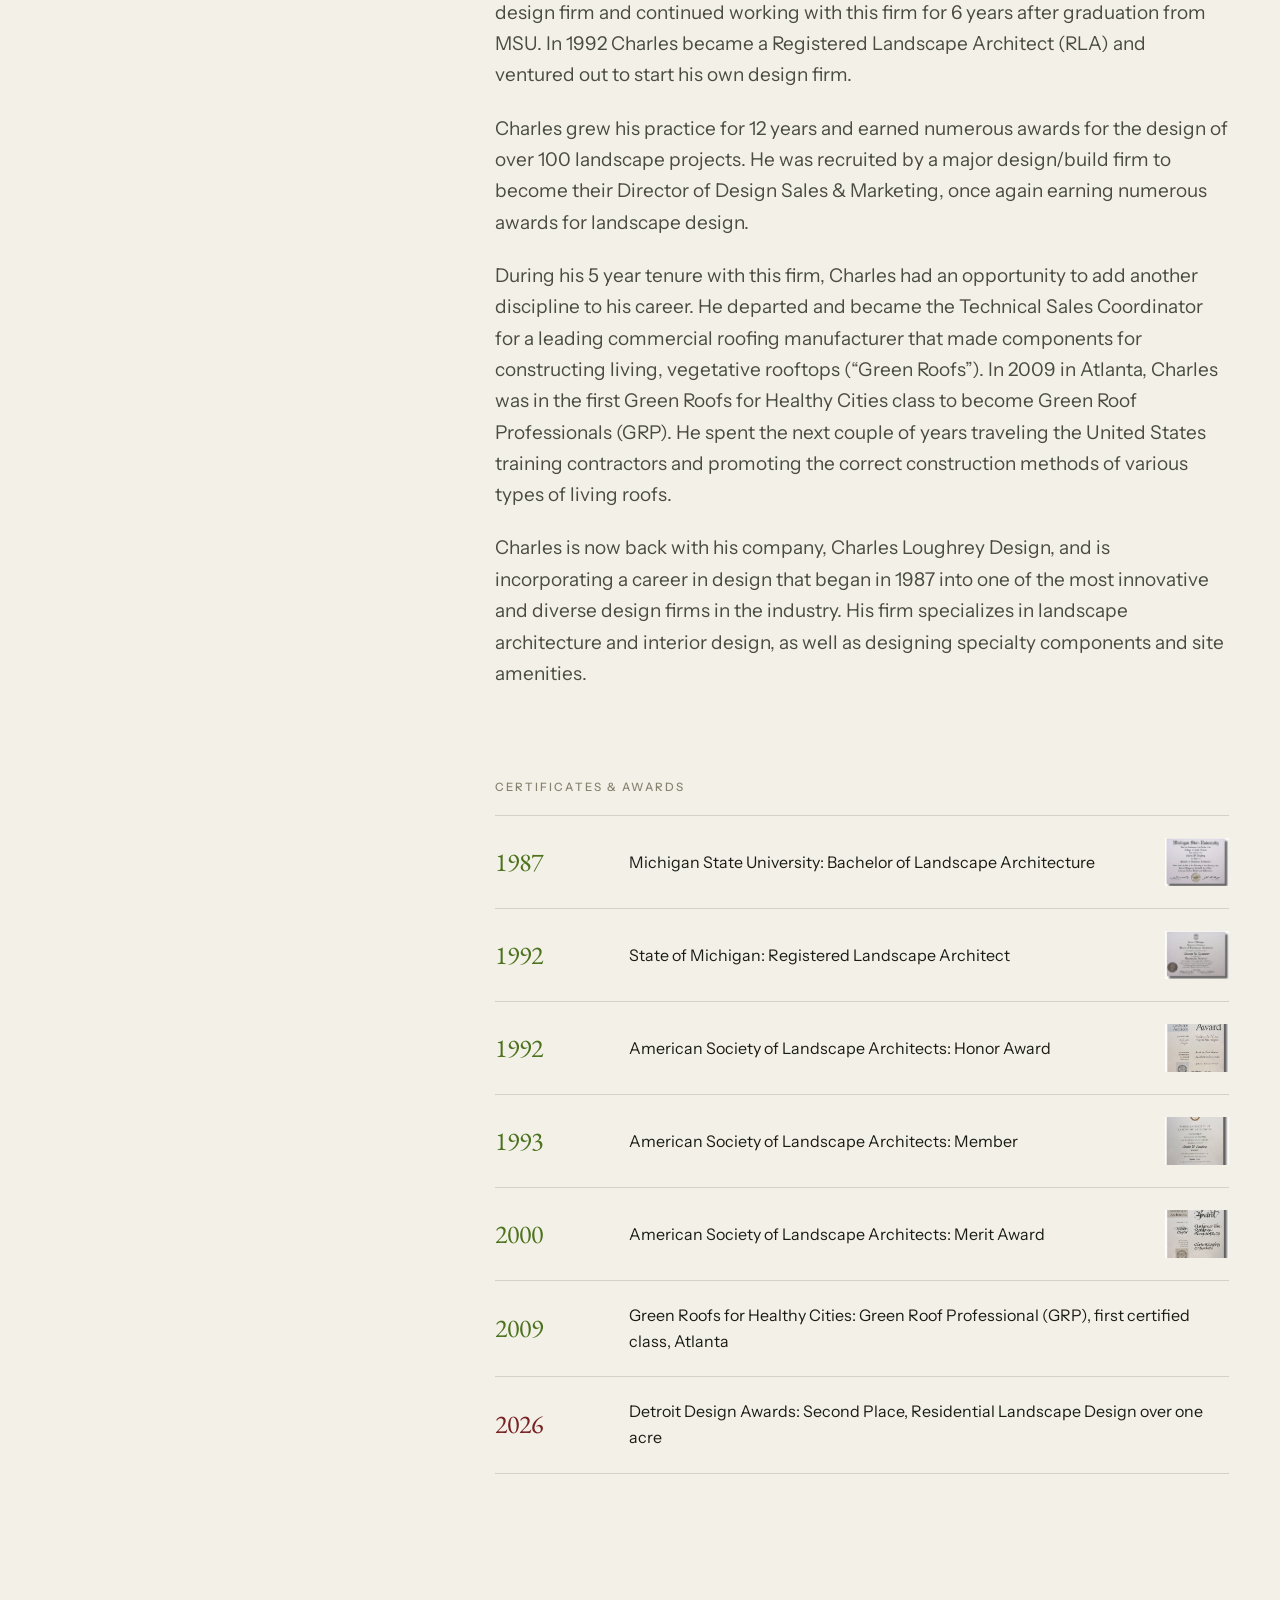
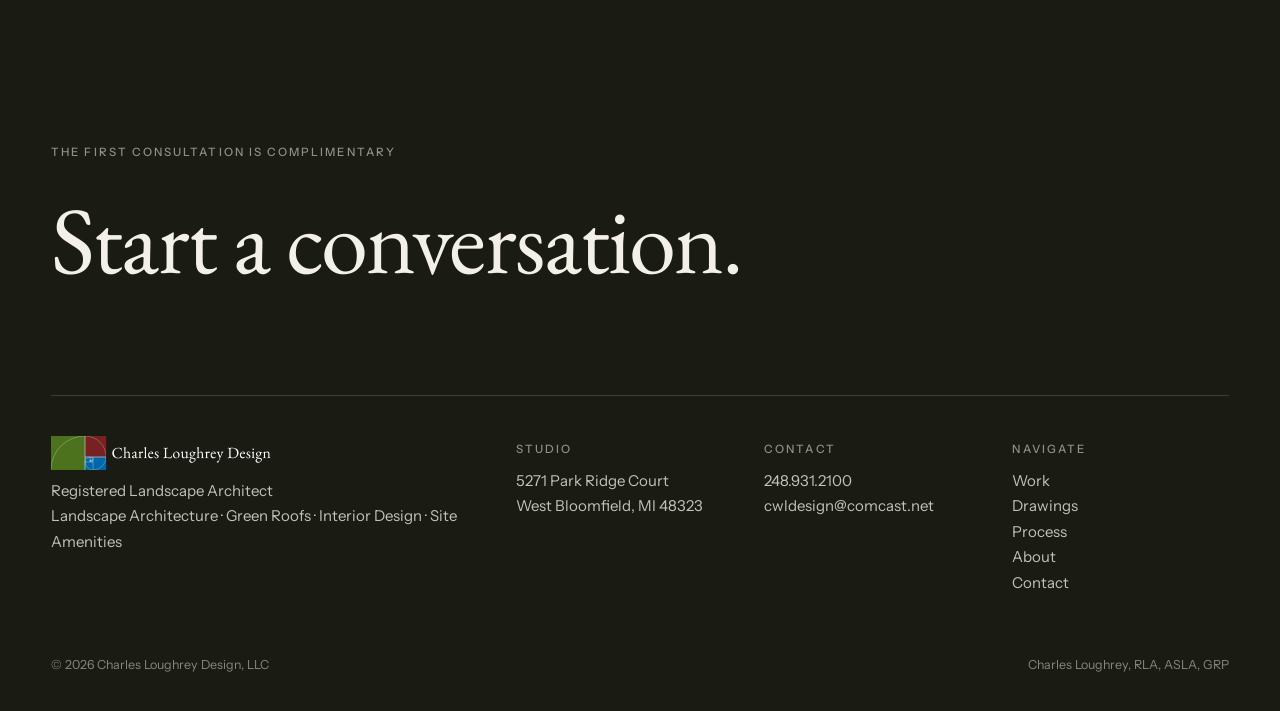
<file: about.html>
<!doctype html>
<html lang="en">
<head>
<meta charset="utf-8">
<meta name="viewport" content="width=device-width, initial-scale=1">
<title>Charles Loughrey, RLA, ASLA, GRP | Registered Landscape Architect</title>
<meta name="description" content="Charles Loughrey has been designing Michigan landscapes since 1987 and has been a Registered Landscape Architect since 1992.">
<meta name="theme-color" content="#F3F0E8">
<meta property="og:title" content="Charles Loughrey, RLA, ASLA, GRP | Registered Landscape Architect">
<meta property="og:description" content="Charles Loughrey has been designing Michigan landscapes since 1987 and has been a Registered Landscape Architect since 1992.">
<meta property="og:type" content="website">
<meta property="og:image" content="https://landon358.github.io/charlesloughrey/assets/og-image.jpg">
<meta property="og:url" content="https://landon358.github.io/charlesloughrey/about.html">
<meta name="twitter:card" content="summary_large_image">
<link rel="apple-touch-icon" href="assets/apple-touch-icon.png">
<link rel="icon" href="assets/logo/cld-mark.svg" type="image/svg+xml">
<link rel="preconnect" href="https://fonts.googleapis.com">
<link rel="preconnect" href="https://fonts.gstatic.com" crossorigin>
<link href="https://fonts.googleapis.com/css2?family=EB+Garamond:ital,wght@0,400;0,500;1,400&family=Instrument+Sans:wght@400;500;600&display=swap" rel="stylesheet">
<link rel="stylesheet" href="assets/css/site.css?v=1aa332a3">

</head>
<body>
<a class="skip" href="#main">Skip to content</a>
<header class="site-header">
  <div class="wrap">
    
    <a class="brand" href="index.html" aria-label="Charles Loughrey Design, home">
      <img class="on-light" src="assets/logo/cld-logo-horizontal.svg" alt="Charles Loughrey Design" width="326" height="52">
      <img class="on-dark" src="assets/logo/cld-logo-horizontal-white.svg" alt="" width="326" height="52">
    </a>
    <nav class="nav" aria-label="Primary"><a href="portfolio.html">Work</a><a href="drawings.html">Drawings</a><a href="process.html">Process</a><a href="about.html" aria-current="page">About</a><a href="contact.html">Contact</a></nav>
    <button class="menu-btn" aria-label="Menu" aria-expanded="false" aria-controls="menu"><span></span><span></span></button>
  </div>
</header>
<div class="menu" id="menu" aria-hidden="true">
  <nav aria-label="Mobile"><a class="big" href="index.html">Home</a><a class="big" href="portfolio.html">Work</a><a class="big" href="drawings.html">Drawings</a><a class="big" href="process.html">Process</a><a class="big" href="about.html">About</a><a class="big" href="contact.html">Contact</a></nav>
  <div class="meta"><a href="tel:+12489312100">248.931.2100</a><a href="mailto:cwldesign@comcast.net">cwldesign@comcast.net</a><span>West Bloomfield, Michigan</span></div>
</div>
<main id="main" class="page-fade">

<article class="plate page-plate" data-ar="1.5000" data-region="14,45,26,30">
  <div class="plate-pin">
    <div class="plate-canvas"><img src="assets/drawings/denha.jpg" width="2400" height="1600" alt="" loading="lazy"></div>
    <div class="plate-text"><span class="label">About</span><h1 class="display">Charles Loughrey</h1><p class="lede">RLA, ASLA, GRP. Registered Landscape Architect.</p></div>
  </div>
</article>
<section class="wrap about-grid" style="padding-bottom:clamp(80px,14vh,180px)">
  <aside class="about-aside reveal">
    <img class="portrait" src="assets/charles-loughrey.jpg" alt="Charles Loughrey" width="174" height="133" style="max-width:174px;aspect-ratio:auto">
    <dl>
      <div><dt>Practicing since</dt><dd>1987</dd></div>
      <div><dt>Registered Landscape Architect</dt><dd>State of Michigan, 1992</dd></div>
      <div><dt>Disciplines</dt><dd>Landscape Architecture, Green Roofs, Interior Design, Site Amenities &amp; Custom Products</dd></div>
    </dl>
  </aside>
  <div class="about-body">
    <div class="prose reveal">
      <p>Michigan native Charles Loughrey decided at the young age of 15 that he wanted to become a Landscape Architect. Since that day, he focused his attention on accomplishing this goal and fulfilling his dream of a life in design.</p>
      <p>Upon graduating from Birmingham Groves High School, Charles attended Michigan State University, where he received his Bachelor of Landscape Architecture degree. At the end of his freshman year, he began working with a landscape architectural design firm and continued working with this firm for 6 years after graduation from MSU. In 1992 Charles became a Registered Landscape Architect (RLA) and ventured out to start his own design firm.</p>
      <p>Charles grew his practice for 12 years and earned numerous awards for the design of over 100 landscape projects. He was recruited by a major design/build firm to become their Director of Design Sales &amp; Marketing, once again earning numerous awards for landscape design.</p>
      <p>During his 5 year tenure with this firm, Charles had an opportunity to add another discipline to his career. He departed and became the Technical Sales Coordinator for a leading commercial roofing manufacturer that made components for constructing living, vegetative rooftops (“Green Roofs”). In 2009 in Atlanta, Charles was in the first Green Roofs for Healthy Cities class to become Green Roof Professionals (GRP). He spent the next couple of years traveling the United States training contractors and promoting the correct construction methods of various types of living roofs.</p>
      <p>Charles is now back with his company, Charles Loughrey Design, and is incorporating a career in design that began in 1987 into one of the most innovative and diverse design firms in the industry. His firm specializes in landscape architecture and interior design, as well as designing specialty components and site amenities.</p>
    </div>
    <span class="label reveal" style="display:block;margin-top:clamp(60px,10vh,120px)">Certificates &amp; Awards</span>
    <ul class="timeline" style="margin-top:20px"><li class="reveal"><span class="yr">1987</span><span class="what">Michigan State University: Bachelor of Landscape Architecture</span><a href="assets/certs/diploma.jpg" data-lightbox="certs" data-caption="Michigan State University: Bachelor of Landscape Architecture"><img class="cert" src="assets/certs/diploma.jpg" alt="Certificate: Michigan State University: Bachelor of Landscape Architecture" loading="lazy"></a></li><li class="reveal"><span class="yr">1992</span><span class="what">State of Michigan: Registered Landscape Architect</span><a href="assets/certs/rla.jpg" data-lightbox="certs" data-caption="State of Michigan: Registered Landscape Architect"><img class="cert" src="assets/certs/rla.jpg" alt="Certificate: State of Michigan: Registered Landscape Architect" loading="lazy"></a></li><li class="reveal"><span class="yr">1992</span><span class="what">American Society of Landscape Architects: Honor Award</span><a href="assets/certs/honor.jpg" data-lightbox="certs" data-caption="American Society of Landscape Architects: Honor Award"><img class="cert" src="assets/certs/honor.jpg" alt="Certificate: American Society of Landscape Architects: Honor Award" loading="lazy"></a></li><li class="reveal"><span class="yr">1993</span><span class="what">American Society of Landscape Architects: Member</span><a href="assets/certs/asla.jpg" data-lightbox="certs" data-caption="American Society of Landscape Architects: Member"><img class="cert" src="assets/certs/asla.jpg" alt="Certificate: American Society of Landscape Architects: Member" loading="lazy"></a></li><li class="reveal"><span class="yr">2000</span><span class="what">American Society of Landscape Architects: Merit Award</span><a href="assets/certs/merit.jpg" data-lightbox="certs" data-caption="American Society of Landscape Architects: Merit Award"><img class="cert" src="assets/certs/merit.jpg" alt="Certificate: American Society of Landscape Architects: Merit Award" loading="lazy"></a></li><li class="reveal"><span class="yr">2009</span><span class="what">Green Roofs for Healthy Cities: Green Roof Professional (GRP), first certified class, Atlanta</span><span></span></li><li class="reveal featured"><span class="yr">2026</span><span class="what">Detroit Design Awards: Second Place, Residential Landscape Design over one acre</span><span></span></li></ul>
  </div>
</section>

</main>
<footer class="site-footer">
  <div class="wrap">
    <div class="footer-cta">
      <span class="label">The first consultation is complimentary</span>
      <p class="display"><a href="contact.html">Start a conversation.</a></p>
    </div>
    <div class="footer-cols">
      <div><img class="footer-mark" src="assets/logo/cld-logo-horizontal-white.svg" alt="Charles Loughrey Design" width="220" height="35"><p>Registered Landscape Architect<br>Landscape Architecture · Green Roofs · Interior Design · Site Amenities</p></div>
      <div><span class="label">Studio</span><p>5271 Park Ridge Court<br>West Bloomfield, MI 48323</p></div>
      <div><span class="label">Contact</span><p><a href="tel:+12489312100">248.931.2100</a><br><a href="mailto:cwldesign@comcast.net?subject=Request%20for%20Information">cwldesign@comcast.net</a></p></div>
      <div><span class="label">Navigate</span><p><a href="portfolio.html">Work</a><br><a href="drawings.html">Drawings</a><br><a href="process.html">Process</a><br><a href="about.html">About</a><br><a href="contact.html">Contact</a></p></div>
    </div>
    <div class="footer-legal"><span>© <span data-year>2026</span> Charles Loughrey Design, LLC</span><span>Charles Loughrey, RLA, ASLA, GRP</span></div>
  </div>
</footer>
<div class="lightbox" role="dialog" aria-modal="true" aria-label="Image viewer" aria-hidden="true">
  <div class="lb-top"><span class="lb-idx"></span><button class="lb-btn" data-lb-close aria-label="Close"><svg viewBox="0 0 16 16" fill="none" stroke="currentColor" stroke-width="1.4"><path d="M2 2l12 12M14 2L2 14"/></svg></button></div>
  <div class="lb-stage"><img alt=""></div>
  <div class="lb-bot"><span class="lb-cap"></span><div class="lb-nav"><button class="lb-btn" data-lb-prev aria-label="Previous"><svg viewBox="0 0 16 16" fill="none" stroke="currentColor" stroke-width="1.4"><path d="M15 8H2M7 3L2 8l5 5"/></svg></button><button class="lb-btn" data-lb-next aria-label="Next"><svg viewBox="0 0 16 16" fill="none" stroke="currentColor" stroke-width="1.4"><path d="M1 8h13M9 3l5 5-5 5"/></svg></button></div></div>
</div>
<script src="assets/js/lenis.min.js"></script>
<script src="assets/js/site.js?v=09c32210"></script>
</body>
</html>
</file>
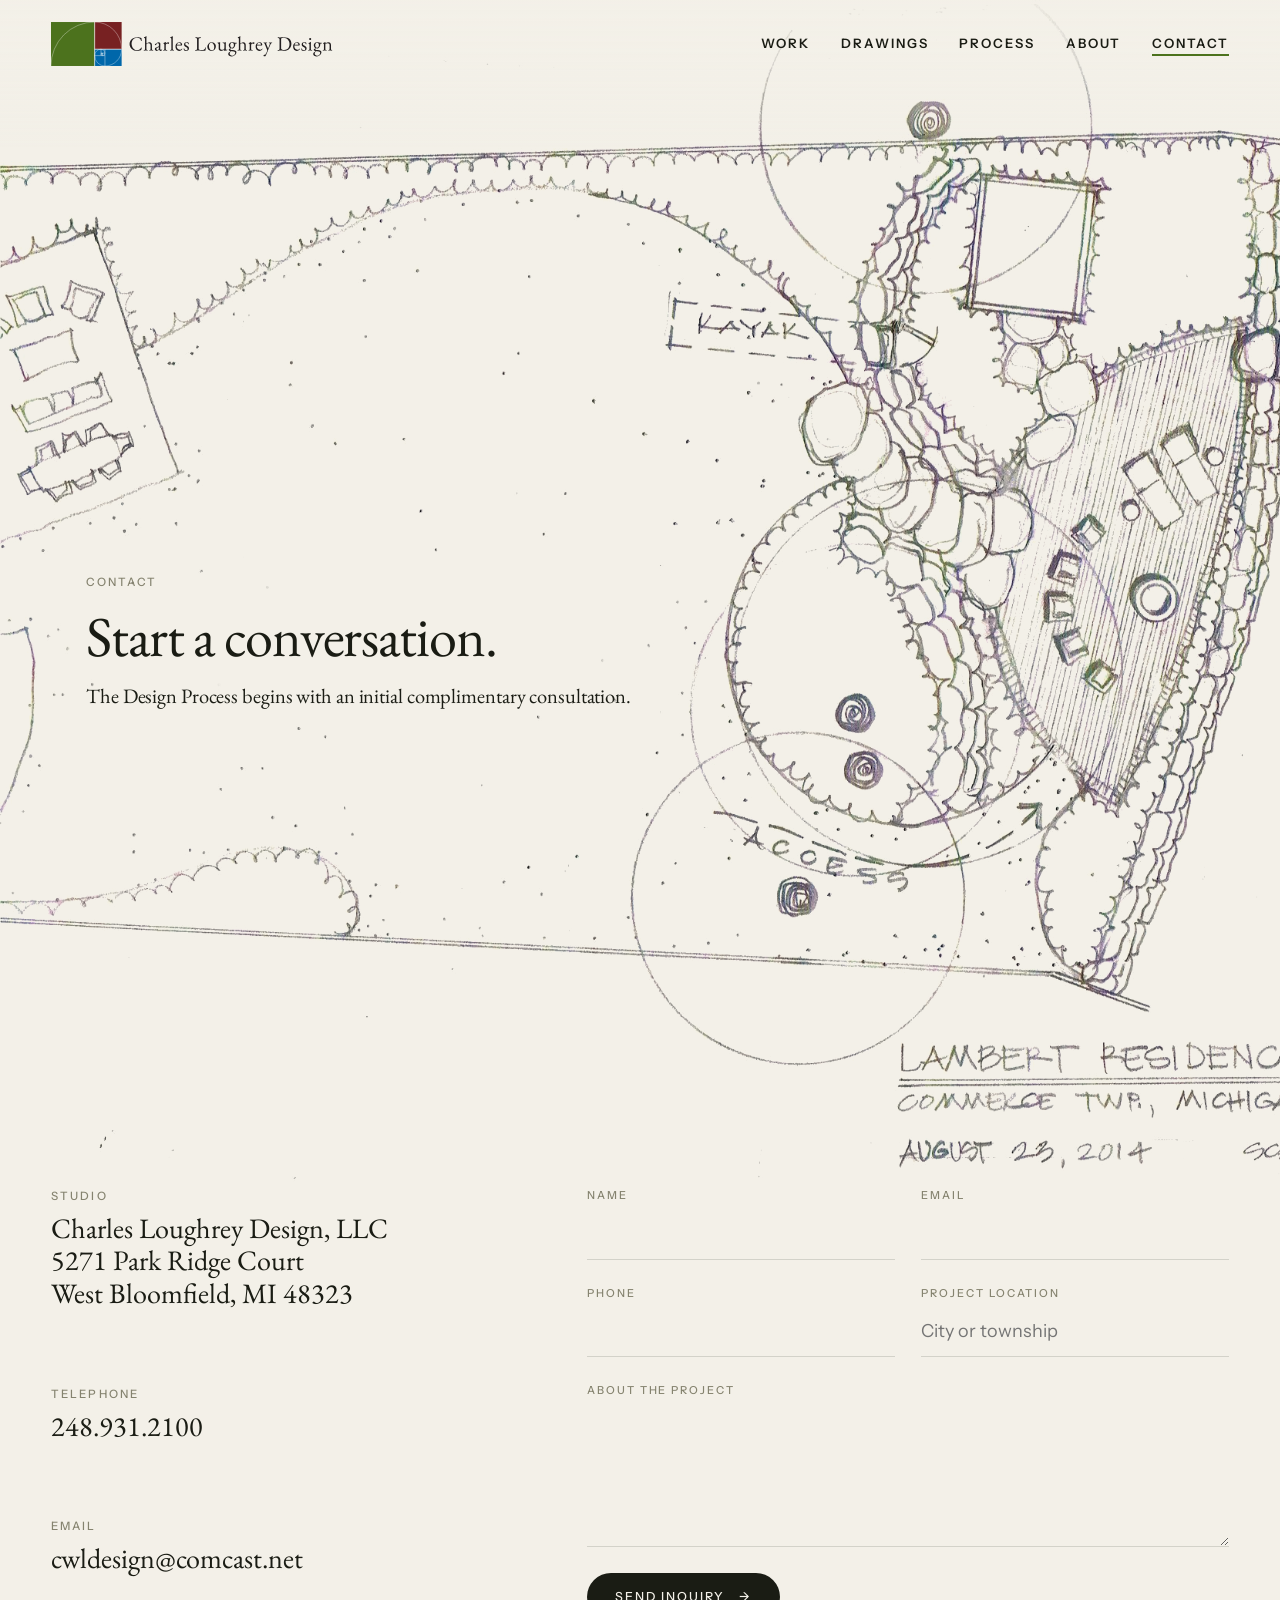
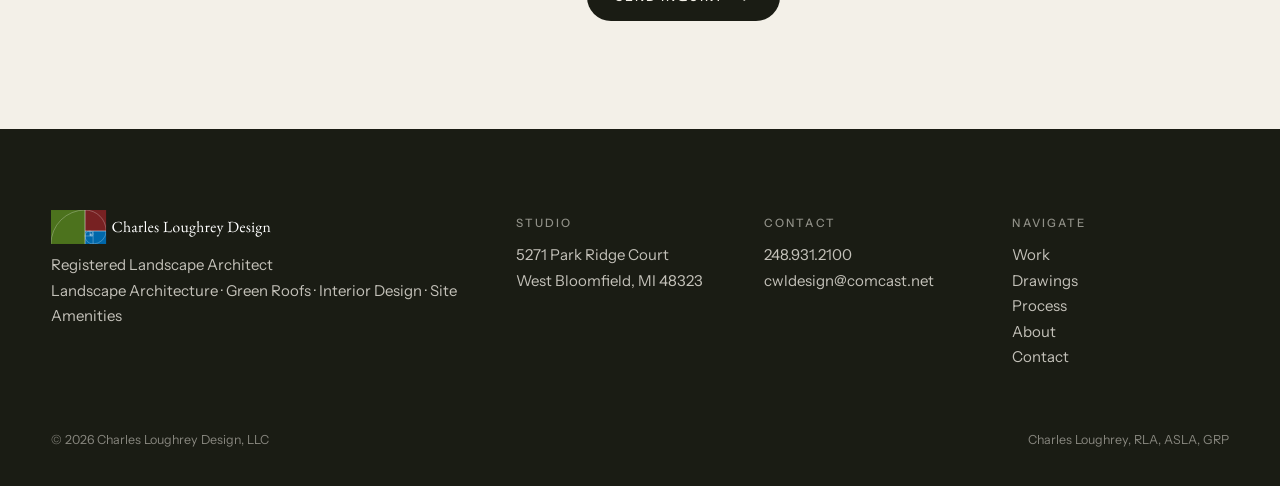
<file: contact.html>
<!doctype html>
<html lang="en">
<head>
<meta charset="utf-8">
<meta name="viewport" content="width=device-width, initial-scale=1">
<title>Contact | Charles Loughrey Design</title>
<meta name="description" content="Contact Charles Loughrey Design, West Bloomfield, Michigan. 248.931.2100.">
<meta name="theme-color" content="#F3F0E8">
<meta property="og:title" content="Contact | Charles Loughrey Design">
<meta property="og:description" content="Contact Charles Loughrey Design, West Bloomfield, Michigan. 248.931.2100.">
<meta property="og:type" content="website">
<meta property="og:image" content="https://landon358.github.io/charlesloughrey/assets/og-image.jpg">
<meta property="og:url" content="https://landon358.github.io/charlesloughrey/contact.html">
<meta name="twitter:card" content="summary_large_image">
<link rel="apple-touch-icon" href="assets/apple-touch-icon.png">
<link rel="icon" href="assets/logo/cld-mark.svg" type="image/svg+xml">
<link rel="preconnect" href="https://fonts.googleapis.com">
<link rel="preconnect" href="https://fonts.gstatic.com" crossorigin>
<link href="https://fonts.googleapis.com/css2?family=EB+Garamond:ital,wght@0,400;0,500;1,400&family=Instrument+Sans:wght@400;500;600&display=swap" rel="stylesheet">
<link rel="stylesheet" href="assets/css/site.css?v=1aa332a3">

</head>
<body>
<a class="skip" href="#main">Skip to content</a>
<header class="site-header">
  <div class="wrap">
    
    <a class="brand" href="index.html" aria-label="Charles Loughrey Design, home">
      <img class="on-light" src="assets/logo/cld-logo-horizontal.svg" alt="Charles Loughrey Design" width="326" height="52">
      <img class="on-dark" src="assets/logo/cld-logo-horizontal-white.svg" alt="" width="326" height="52">
    </a>
    <nav class="nav" aria-label="Primary"><a href="portfolio.html">Work</a><a href="drawings.html">Drawings</a><a href="process.html">Process</a><a href="about.html">About</a><a href="contact.html" aria-current="page">Contact</a></nav>
    <button class="menu-btn" aria-label="Menu" aria-expanded="false" aria-controls="menu"><span></span><span></span></button>
  </div>
</header>
<div class="menu" id="menu" aria-hidden="true">
  <nav aria-label="Mobile"><a class="big" href="index.html">Home</a><a class="big" href="portfolio.html">Work</a><a class="big" href="drawings.html">Drawings</a><a class="big" href="process.html">Process</a><a class="big" href="about.html">About</a><a class="big" href="contact.html">Contact</a></nav>
  <div class="meta"><a href="tel:+12489312100">248.931.2100</a><a href="mailto:cwldesign@comcast.net">cwldesign@comcast.net</a><span>West Bloomfield, Michigan</span></div>
</div>
<main id="main" class="page-fade">

<article class="plate page-plate" data-ar="1.5574" data-region="3,37,33,34">
  <div class="plate-pin">
    <div class="plate-canvas"><img src="assets/drawings/charles-loughrey-5.jpg" width="2400" height="1541" alt="" loading="lazy"></div>
    <div class="plate-text"><span class="label">Contact</span><h1 class="display">Start a conversation.</h1><p class="lede">The Design Process begins with an initial complimentary consultation.</p></div>
  </div>
</article>
<section class="wrap contact-grid">
  <div class="contact-list">
    <div class="reveal"><span class="label">Studio</span><p class="h3">Charles Loughrey Design, LLC<br>5271 Park Ridge Court<br>West Bloomfield, MI 48323</p></div>
    <div class="reveal" style="--d:.06s"><span class="label">Telephone</span><p class="h3"><a href="tel:+12489312100">248.931.2100</a></p></div>
    <div class="reveal" style="--d:.12s"><span class="label">Email</span><p class="h3"><a href="mailto:cwldesign@comcast.net?subject=Request%20for%20Information">cwldesign@comcast.net</a></p></div>
  </div>
  <form class="form reveal" style="--d:.1s" data-mailto="cwldesign@comcast.net">
    <div class="row">
      <div class="field"><label for="f-name">Name</label><input id="f-name" name="name" autocomplete="name" required></div>
      <div class="field"><label for="f-email">Email</label><input id="f-email" name="email" type="email" autocomplete="email" required></div>
    </div>
    <div class="row">
      <div class="field"><label for="f-phone">Phone</label><input id="f-phone" name="phone" type="tel" autocomplete="tel"></div>
      <div class="field"><label for="f-loc">Project location</label><input id="f-loc" name="location" placeholder="City or township"></div>
    </div>
    <div class="field"><label for="f-msg">About the project</label><textarea id="f-msg" name="message" required></textarea></div>
    <button class="btn" type="submit">Send inquiry <span aria-hidden="true">→</span></button>
  </form>
</section>

</main>
<footer class="site-footer no-cta">
  <div class="wrap">
    <div class="footer-cols">
      <div><img class="footer-mark" src="assets/logo/cld-logo-horizontal-white.svg" alt="Charles Loughrey Design" width="220" height="35"><p>Registered Landscape Architect<br>Landscape Architecture · Green Roofs · Interior Design · Site Amenities</p></div>
      <div><span class="label">Studio</span><p>5271 Park Ridge Court<br>West Bloomfield, MI 48323</p></div>
      <div><span class="label">Contact</span><p><a href="tel:+12489312100">248.931.2100</a><br><a href="mailto:cwldesign@comcast.net?subject=Request%20for%20Information">cwldesign@comcast.net</a></p></div>
      <div><span class="label">Navigate</span><p><a href="portfolio.html">Work</a><br><a href="drawings.html">Drawings</a><br><a href="process.html">Process</a><br><a href="about.html">About</a><br><a href="contact.html">Contact</a></p></div>
    </div>
    <div class="footer-legal"><span>© <span data-year>2026</span> Charles Loughrey Design, LLC</span><span>Charles Loughrey, RLA, ASLA, GRP</span></div>
  </div>
</footer>
<div class="lightbox" role="dialog" aria-modal="true" aria-label="Image viewer" aria-hidden="true">
  <div class="lb-top"><span class="lb-idx"></span><button class="lb-btn" data-lb-close aria-label="Close"><svg viewBox="0 0 16 16" fill="none" stroke="currentColor" stroke-width="1.4"><path d="M2 2l12 12M14 2L2 14"/></svg></button></div>
  <div class="lb-stage"><img alt=""></div>
  <div class="lb-bot"><span class="lb-cap"></span><div class="lb-nav"><button class="lb-btn" data-lb-prev aria-label="Previous"><svg viewBox="0 0 16 16" fill="none" stroke="currentColor" stroke-width="1.4"><path d="M15 8H2M7 3L2 8l5 5"/></svg></button><button class="lb-btn" data-lb-next aria-label="Next"><svg viewBox="0 0 16 16" fill="none" stroke="currentColor" stroke-width="1.4"><path d="M1 8h13M9 3l5 5-5 5"/></svg></button></div></div>
</div>
<script src="assets/js/lenis.min.js"></script>
<script src="assets/js/site.js?v=09c32210"></script>
</body>
</html>
</file>
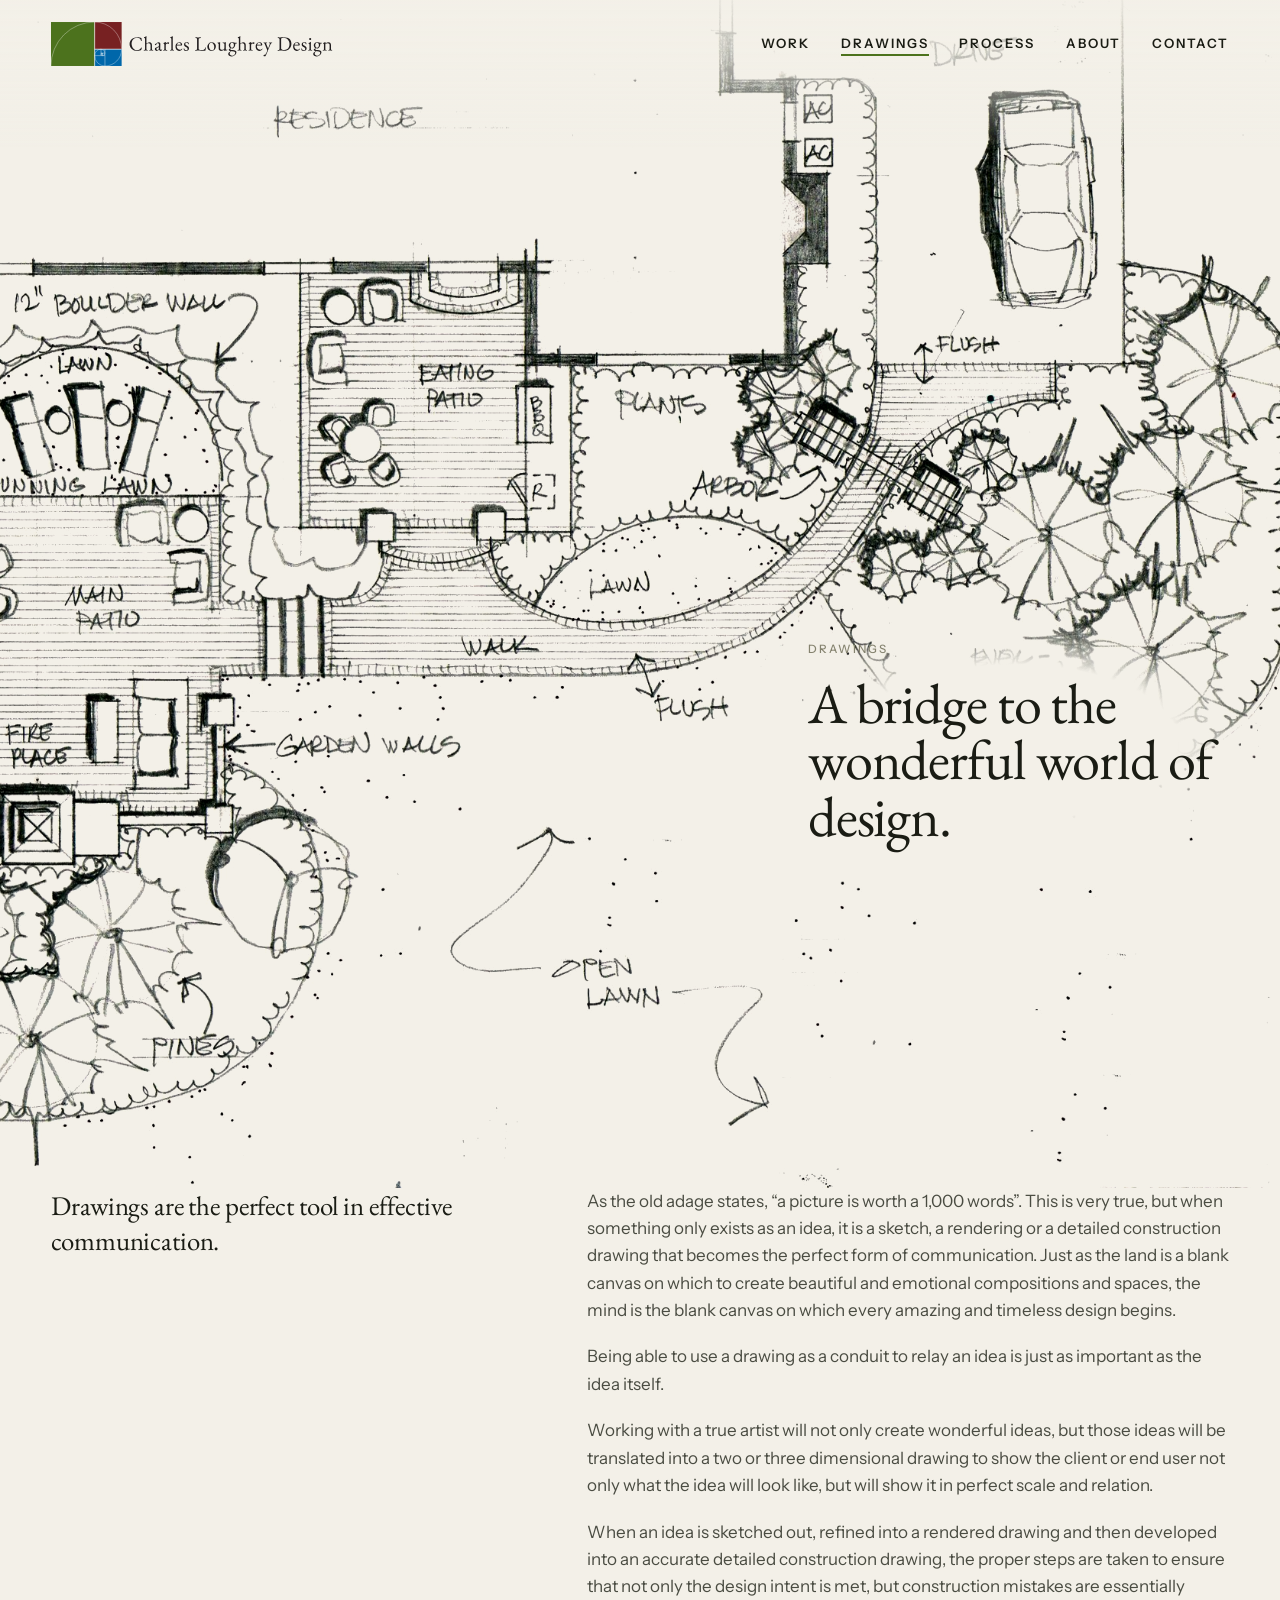
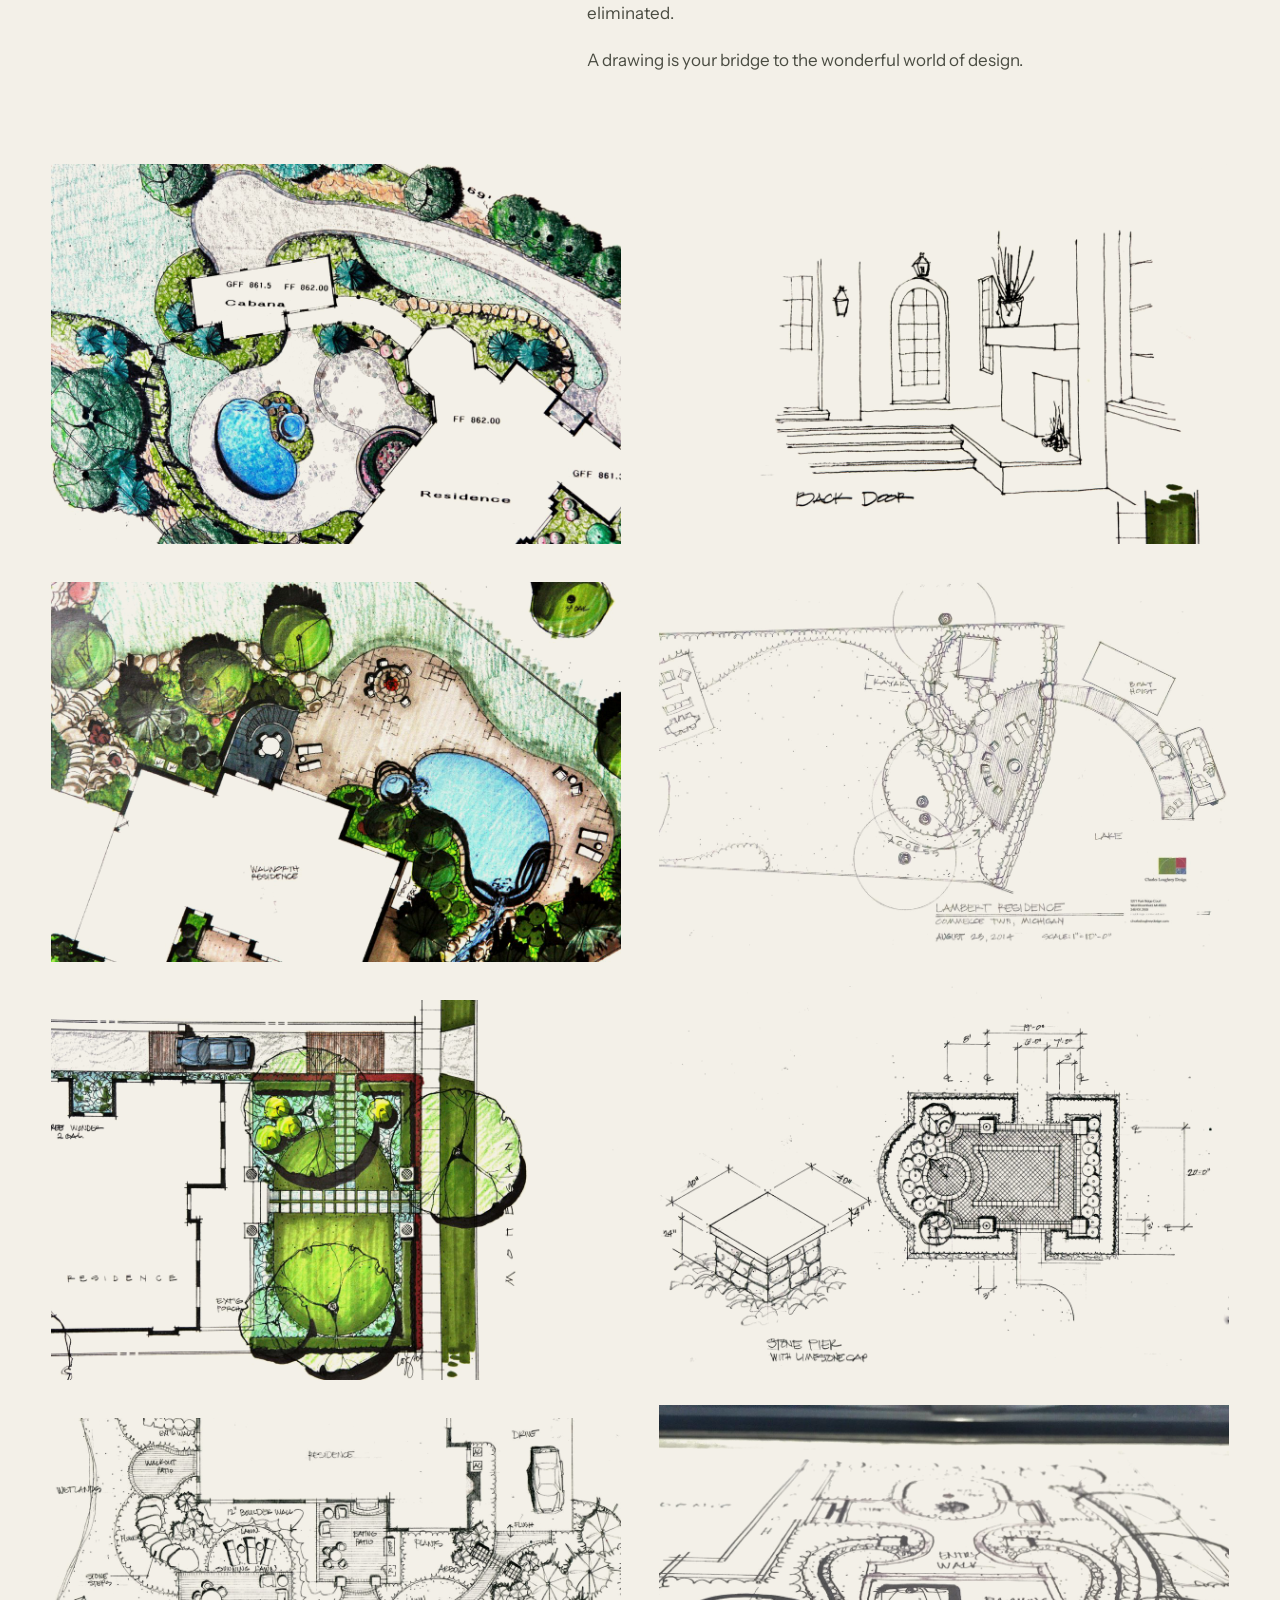
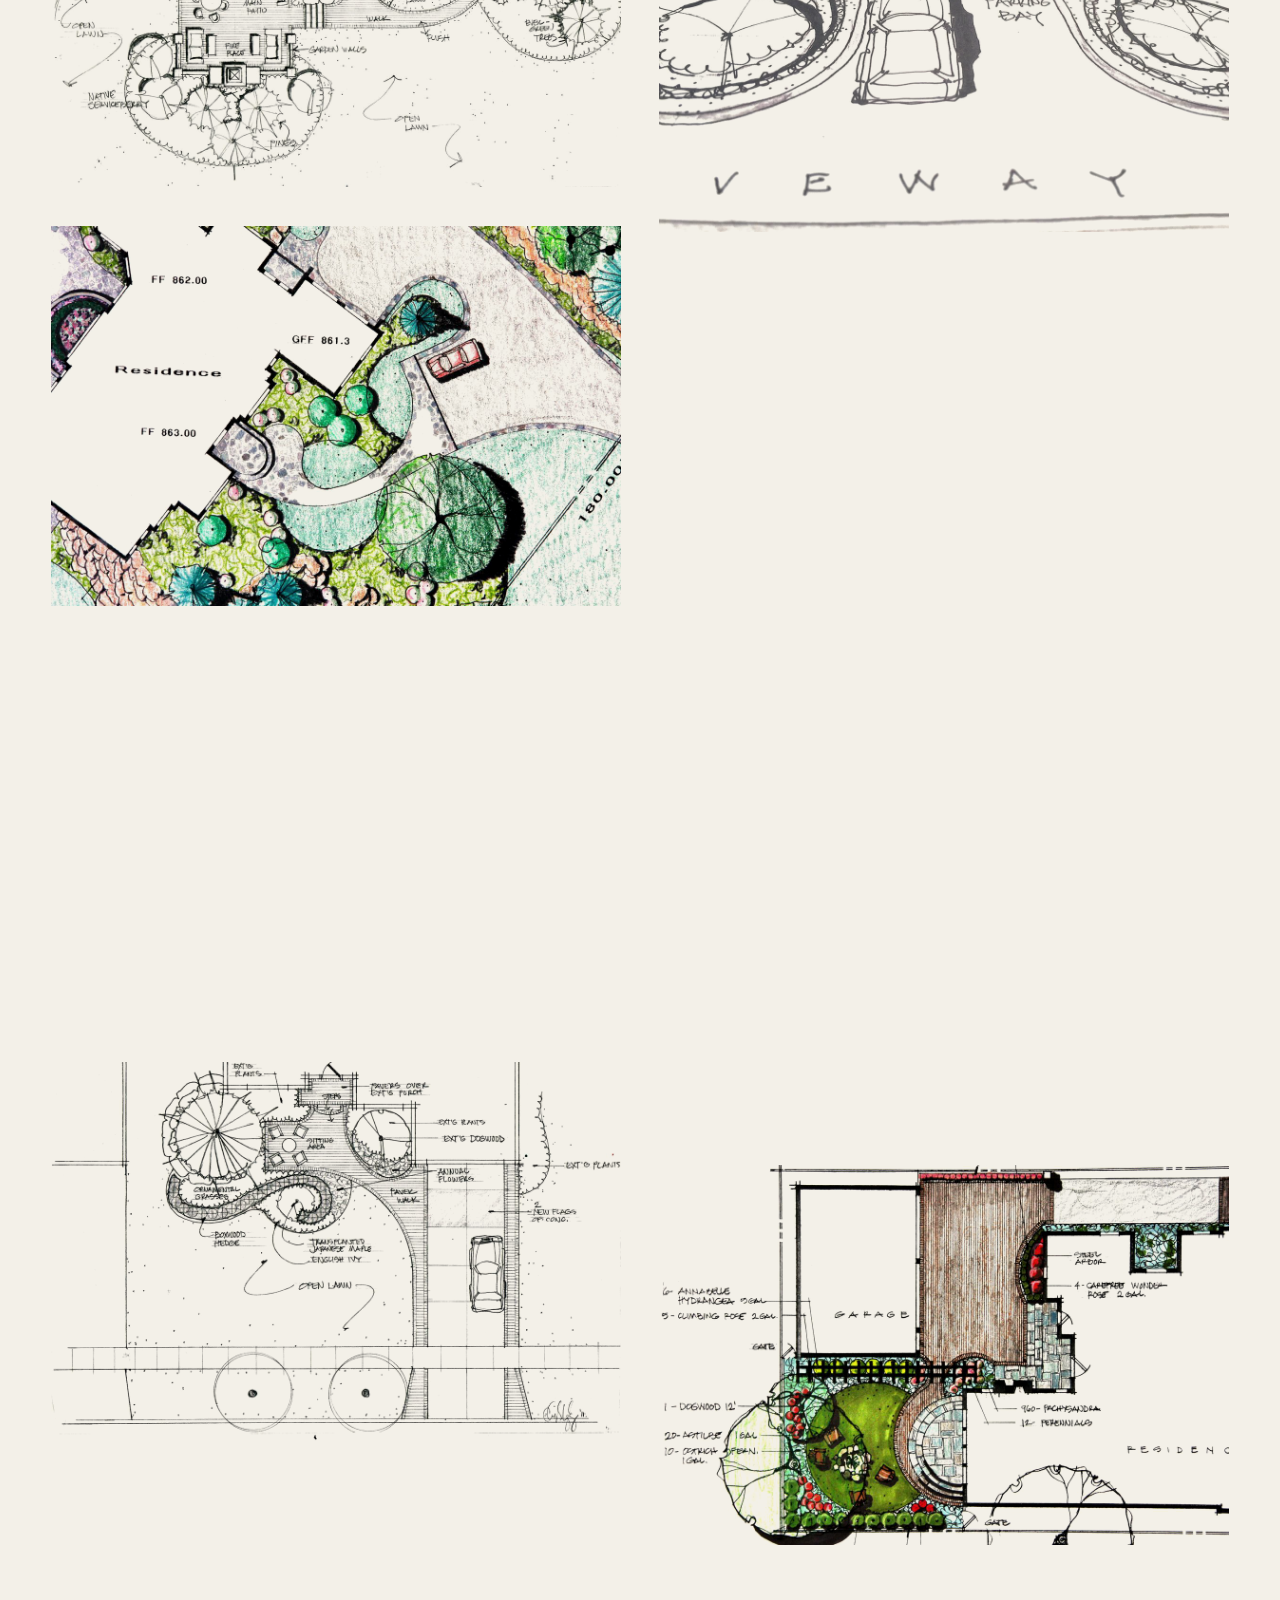
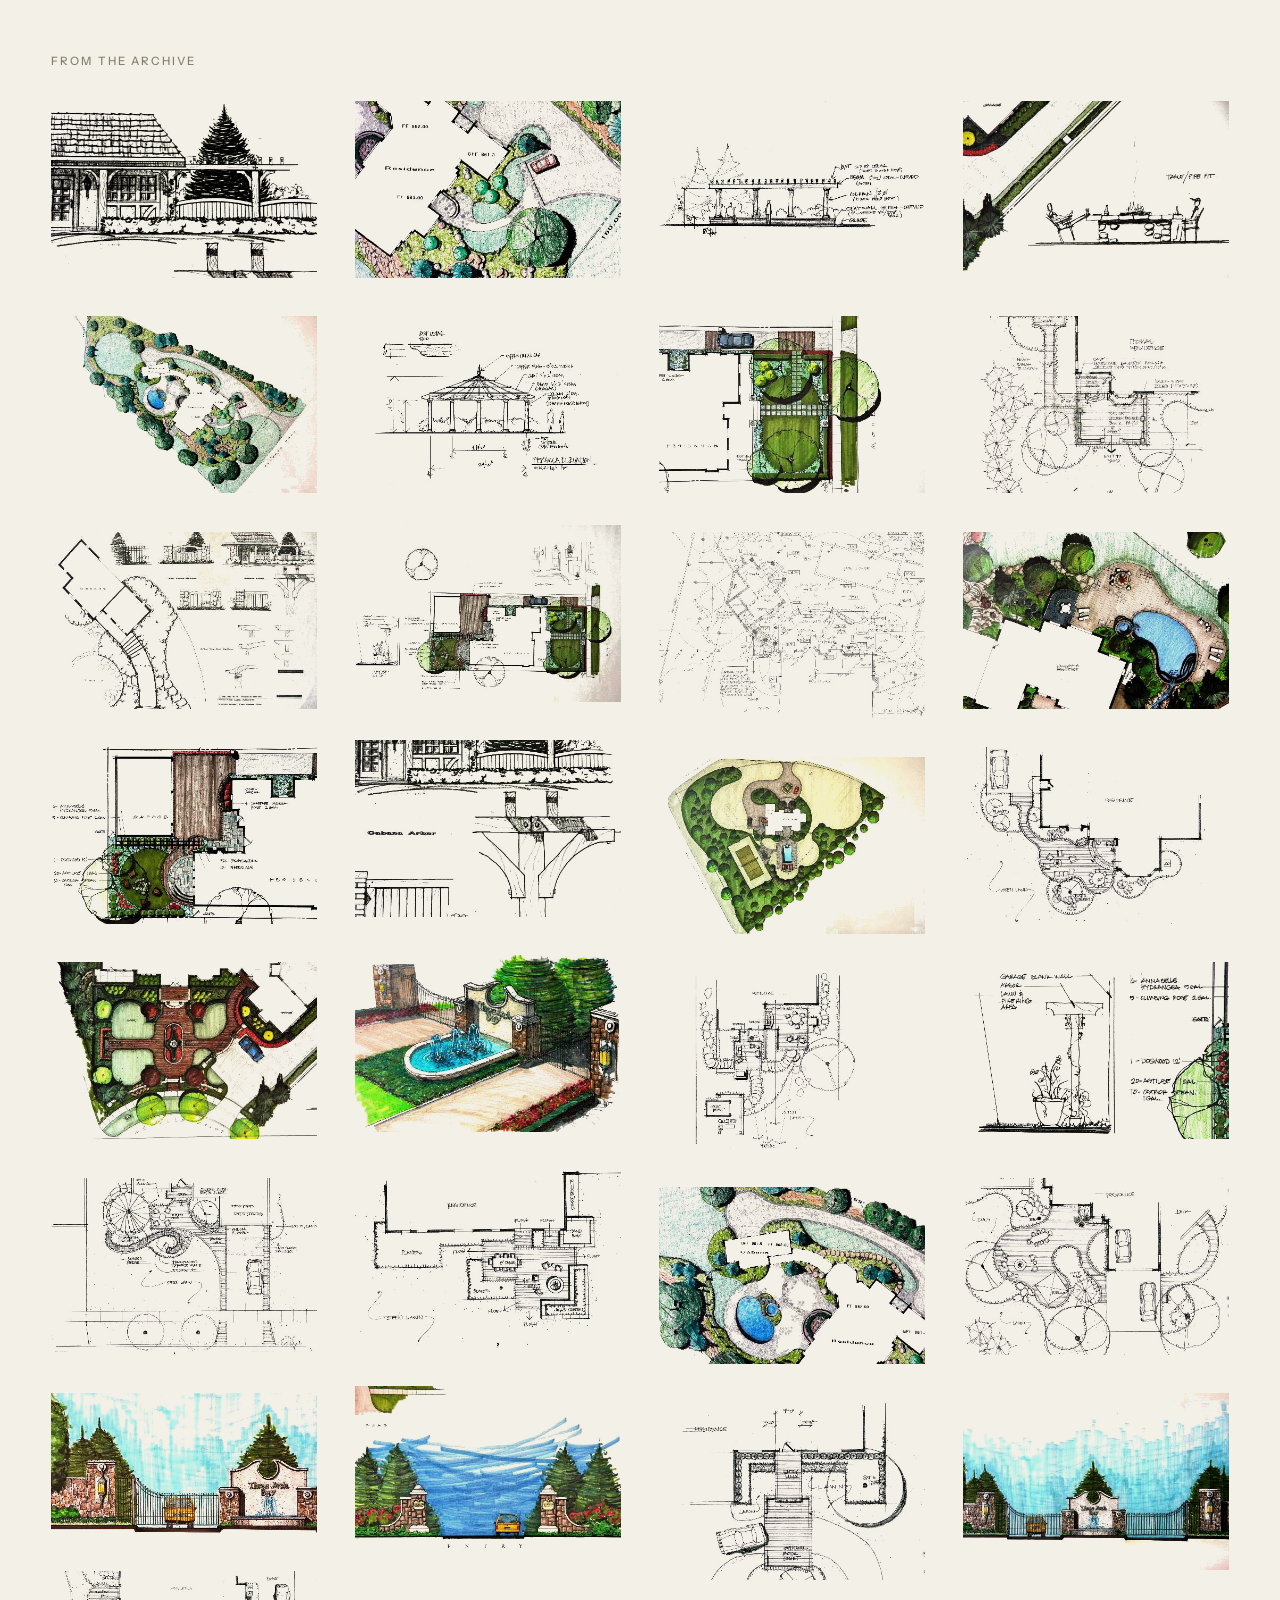
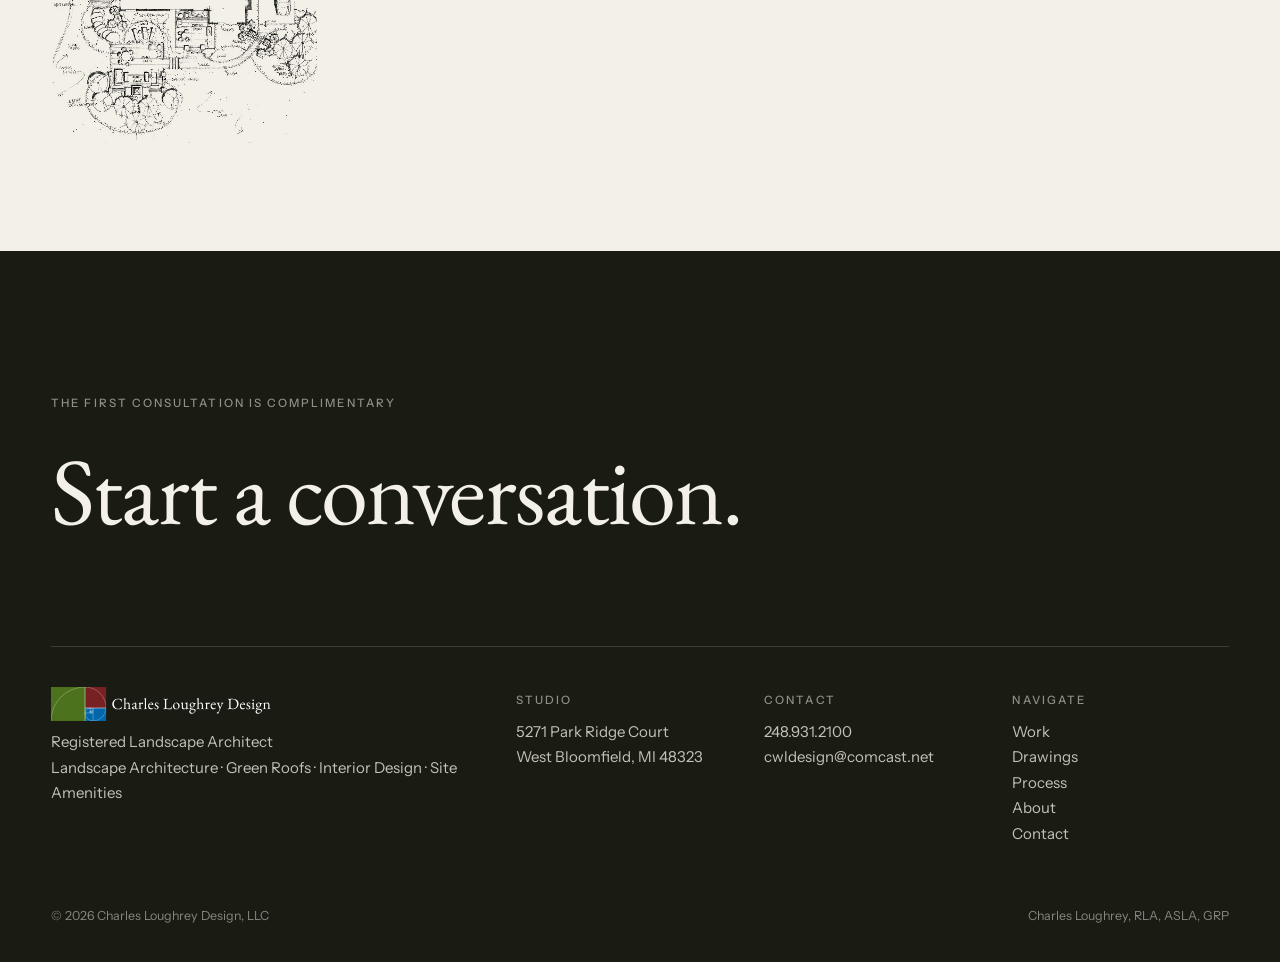
<file: drawings.html>
<!doctype html>
<html lang="en">
<head>
<meta charset="utf-8">
<meta name="viewport" content="width=device-width, initial-scale=1">
<title>Drawings | Charles Loughrey Design</title>
<meta name="description" content="Hand drawings, renderings and construction drawings by landscape architect Charles Loughrey.">
<meta name="theme-color" content="#F3F0E8">
<meta property="og:title" content="Drawings | Charles Loughrey Design">
<meta property="og:description" content="Hand drawings, renderings and construction drawings by landscape architect Charles Loughrey.">
<meta property="og:type" content="website">
<meta property="og:image" content="https://landon358.github.io/charlesloughrey/assets/og-image.jpg">
<meta property="og:url" content="https://landon358.github.io/charlesloughrey/drawings.html">
<meta name="twitter:card" content="summary_large_image">
<link rel="apple-touch-icon" href="assets/apple-touch-icon.png">
<link rel="icon" href="assets/logo/cld-mark.svg" type="image/svg+xml">
<link rel="preconnect" href="https://fonts.googleapis.com">
<link rel="preconnect" href="https://fonts.gstatic.com" crossorigin>
<link href="https://fonts.googleapis.com/css2?family=EB+Garamond:ital,wght@0,400;0,500;1,400&family=Instrument+Sans:wght@400;500;600&display=swap" rel="stylesheet">
<link rel="stylesheet" href="assets/css/site.css?v=1aa332a3">

</head>
<body>
<a class="skip" href="#main">Skip to content</a>
<header class="site-header">
  <div class="wrap">
    
    <a class="brand" href="index.html" aria-label="Charles Loughrey Design, home">
      <img class="on-light" src="assets/logo/cld-logo-horizontal.svg" alt="Charles Loughrey Design" width="326" height="52">
      <img class="on-dark" src="assets/logo/cld-logo-horizontal-white.svg" alt="" width="326" height="52">
    </a>
    <nav class="nav" aria-label="Primary"><a href="portfolio.html">Work</a><a href="drawings.html" aria-current="page">Drawings</a><a href="process.html">Process</a><a href="about.html">About</a><a href="contact.html">Contact</a></nav>
    <button class="menu-btn" aria-label="Menu" aria-expanded="false" aria-controls="menu"><span></span><span></span></button>
  </div>
</header>
<div class="menu" id="menu" aria-hidden="true">
  <nav aria-label="Mobile"><a class="big" href="index.html">Home</a><a class="big" href="portfolio.html">Work</a><a class="big" href="drawings.html">Drawings</a><a class="big" href="process.html">Process</a><a class="big" href="about.html">About</a><a class="big" href="contact.html">Contact</a></nav>
  <div class="meta"><a href="tel:+12489312100">248.931.2100</a><a href="mailto:cwldesign@comcast.net">cwldesign@comcast.net</a><span>West Bloomfield, Michigan</span></div>
</div>
<main id="main" class="page-fade">

<article class="plate page-plate" data-ar="1.5434" data-region="73,65,25,31">
  <div class="plate-pin">
    <div class="plate-canvas"><img src="assets/drawings/deledda.jpg" width="2400" height="1555" alt="" loading="lazy"></div>
    <div class="plate-text"><span class="label">Drawings</span><h1 class="display">A bridge to the wonderful world of design.</h1></div>
  </div>
</article>
<section class="wrap split" style="padding-bottom:clamp(60px,10vh,120px)">
  <div><p class="lede reveal">Drawings are the perfect tool in effective communication.</p></div>
  <div class="prose reveal" style="--d:.1s">
    <p>As the old adage states, “a picture is worth a 1,000 words”. This is very true, but when something only exists as an idea, it is a sketch, a rendering or a detailed construction drawing that becomes the perfect form of communication. Just as the land is a blank canvas on which to create beautiful and emotional compositions and spaces, the mind is the blank canvas on which every amazing and timeless design begins.</p>
    <p>Being able to use a drawing as a conduit to relay an idea is just as important as the idea itself.</p>
    <p>Working with a true artist will not only create wonderful ideas, but those ideas will be translated into a two or three dimensional drawing to show the client or end user not only what the idea will look like, but will show it in perfect scale and relation.</p>
    <p>When an idea is sketched out, refined into a rendered drawing and then developed into an accurate detailed construction drawing, the proper steps are taken to ensure that not only the design intent is met, but construction mistakes are essentially eliminated.</p>
    <p>A drawing is your bridge to the wonderful world of design.</p>
  </div>
</section>
<section class="sheet"><div class="wrap"><div class="sheet-grid" style="columns:2 420px"><a class="drawing reveal" href="assets/drawings/img_0481.jpg" data-lightbox="drawings" data-caption="Drawing by Charles Loughrey"><img src="assets/drawings/sm/img_0481.jpg" width="1200" height="800" alt="Hand drawing by Charles Loughrey" loading="lazy"></a><a class="drawing reveal" href="assets/drawings/img_0496.jpg" data-lightbox="drawings" data-caption="Drawing by Charles Loughrey"><img src="assets/drawings/sm/img_0496.jpg" width="1200" height="800" alt="Hand drawing by Charles Loughrey" loading="lazy"></a><a class="drawing reveal" href="assets/drawings/img_0501.jpg" data-lightbox="drawings" data-caption="Drawing by Charles Loughrey"><img src="assets/drawings/sm/img_0501.jpg" width="1200" height="800" alt="Hand drawing by Charles Loughrey" loading="lazy"></a><a class="drawing reveal" href="assets/drawings/deledda.jpg" data-lightbox="drawings" data-caption="Drawing by Charles Loughrey"><img src="assets/drawings/sm/deledda.jpg" width="1200" height="778" alt="Hand drawing by Charles Loughrey" loading="lazy"></a><a class="drawing reveal" href="assets/drawings/img_0482.jpg" data-lightbox="drawings" data-caption="Drawing by Charles Loughrey"><img src="assets/drawings/sm/img_0482.jpg" width="1200" height="800" alt="Hand drawing by Charles Loughrey" loading="lazy"></a><a class="drawing reveal" href="assets/drawings/img_0555.jpg" data-lightbox="drawings" data-caption="Drawing by Charles Loughrey"><img src="assets/drawings/sm/img_0555.jpg" width="1200" height="800" alt="Hand drawing by Charles Loughrey" loading="lazy"></a><a class="drawing reveal" href="assets/drawings/denha.jpg" data-lightbox="drawings" data-caption="Drawing by Charles Loughrey"><img src="assets/drawings/sm/denha.jpg" width="1200" height="800" alt="Hand drawing by Charles Loughrey" loading="lazy"></a><a class="drawing reveal" href="assets/drawings/img_0505.jpg" data-lightbox="drawings" data-caption="Drawing by Charles Loughrey"><img src="assets/drawings/sm/img_0505.jpg" width="1200" height="800" alt="Hand drawing by Charles Loughrey" loading="lazy"></a><a class="drawing reveal" href="assets/drawings/charles-loughrey-5.jpg" data-lightbox="drawings" data-caption="Drawing by Charles Loughrey"><img src="assets/drawings/sm/charles-loughrey-5.jpg" width="1200" height="771" alt="Hand drawing by Charles Loughrey" loading="lazy"></a><a class="drawing reveal" href="assets/drawings/bunnell-patio.jpg" data-lightbox="drawings" data-caption="Drawing by Charles Loughrey"><img src="assets/drawings/sm/bunnell-patio.jpg" width="1200" height="800" alt="Hand drawing by Charles Loughrey" loading="lazy"></a><a class="drawing reveal" href="assets/drawings/img_1867.jpg" data-lightbox="drawings" data-caption="Drawing by Charles Loughrey"><img src="assets/drawings/sm/img_1867.jpg" width="1200" height="900" alt="Hand drawing by Charles Loughrey" loading="lazy"></a><a class="drawing reveal" href="assets/drawings/img_0480.jpg" data-lightbox="drawings" data-caption="Drawing by Charles Loughrey"><img src="assets/drawings/sm/img_0480.jpg" width="1200" height="936" alt="Hand drawing by Charles Loughrey" loading="lazy"></a><a class="drawing reveal" href="assets/drawings/img_0470.jpg" data-lightbox="drawings" data-caption="Drawing by Charles Loughrey"><img src="assets/drawings/sm/img_0470.jpg" width="1200" height="788" alt="Hand drawing by Charles Loughrey" loading="lazy"></a><a class="drawing reveal" href="assets/drawings/img_0502.jpg" data-lightbox="drawings" data-caption="Drawing by Charles Loughrey"><img src="assets/drawings/sm/img_0502.jpg" width="1200" height="800" alt="Hand drawing by Charles Loughrey" loading="lazy"></a></div></div></section>
<section class="sheet"><div class="wrap"><span class="label reveal" style="display:block;margin-bottom:32px">From the archive</span><div class="sheet-grid"><a class="drawing reveal" href="assets/drawings/archive/1.jpg" data-lightbox="drawings" data-caption="From the archive"><img src="assets/drawings/archive/1.jpg" width="500" height="333" alt="Archive drawing by Charles Loughrey" loading="lazy"></a><a class="drawing reveal" href="assets/drawings/archive/2.jpg" data-lightbox="drawings" data-caption="From the archive"><img src="assets/drawings/archive/2.jpg" width="500" height="333" alt="Archive drawing by Charles Loughrey" loading="lazy"></a><a class="drawing reveal" href="assets/drawings/archive/3.jpg" data-lightbox="drawings" data-caption="From the archive"><img src="assets/drawings/archive/3.jpg" width="500" height="333" alt="Archive drawing by Charles Loughrey" loading="lazy"></a><a class="drawing reveal" href="assets/drawings/archive/4.jpg" data-lightbox="drawings" data-caption="From the archive"><img src="assets/drawings/archive/4.jpg" width="500" height="333" alt="Archive drawing by Charles Loughrey" loading="lazy"></a><a class="drawing reveal" href="assets/drawings/archive/5.jpg" data-lightbox="drawings" data-caption="From the archive"><img src="assets/drawings/archive/5.jpg" width="500" height="333" alt="Archive drawing by Charles Loughrey" loading="lazy"></a><a class="drawing reveal" href="assets/drawings/archive/6.jpg" data-lightbox="drawings" data-caption="From the archive"><img src="assets/drawings/archive/6.jpg" width="500" height="333" alt="Archive drawing by Charles Loughrey" loading="lazy"></a><a class="drawing reveal" href="assets/drawings/archive/7.jpg" data-lightbox="drawings" data-caption="From the archive"><img src="assets/drawings/archive/7.jpg" width="500" height="263" alt="Archive drawing by Charles Loughrey" loading="lazy"></a><a class="drawing reveal" href="assets/drawings/archive/8.jpg" data-lightbox="drawings" data-caption="From the archive"><img src="assets/drawings/archive/8.jpg" width="500" height="324" alt="Archive drawing by Charles Loughrey" loading="lazy"></a><a class="drawing reveal" href="assets/drawings/archive/9.jpg" data-lightbox="drawings" data-caption="From the archive"><img src="assets/drawings/archive/9.jpg" width="500" height="333" alt="Archive drawing by Charles Loughrey" loading="lazy"></a><a class="drawing reveal" href="assets/drawings/archive/10.jpg" data-lightbox="drawings" data-caption="From the archive"><img src="assets/drawings/archive/10.jpg" width="500" height="320" alt="Archive drawing by Charles Loughrey" loading="lazy"></a><a class="drawing reveal" href="assets/drawings/archive/11.jpg" data-lightbox="drawings" data-caption="From the archive"><img src="assets/drawings/archive/11.jpg" width="500" height="333" alt="Archive drawing by Charles Loughrey" loading="lazy"></a><a class="drawing reveal" href="assets/drawings/archive/12.jpg" data-lightbox="drawings" data-caption="From the archive"><img src="assets/drawings/archive/12.jpg" width="500" height="333" alt="Archive drawing by Charles Loughrey" loading="lazy"></a><a class="drawing reveal" href="assets/drawings/archive/13.jpg" data-lightbox="drawings" data-caption="From the archive"><img src="assets/drawings/archive/13.jpg" width="500" height="333" alt="Archive drawing by Charles Loughrey" loading="lazy"></a><a class="drawing reveal" href="assets/drawings/archive/14.jpg" data-lightbox="drawings" data-caption="From the archive"><img src="assets/drawings/archive/14.jpg" width="500" height="333" alt="Archive drawing by Charles Loughrey" loading="lazy"></a><a class="drawing reveal" href="assets/drawings/archive/15.jpg" data-lightbox="drawings" data-caption="From the archive"><img src="assets/drawings/archive/15.jpg" width="500" height="333" alt="Archive drawing by Charles Loughrey" loading="lazy"></a><a class="drawing reveal" href="assets/drawings/archive/16.jpg" data-lightbox="drawings" data-caption="From the archive"><img src="assets/drawings/archive/16.jpg" width="500" height="333" alt="Archive drawing by Charles Loughrey" loading="lazy"></a><a class="drawing reveal" href="assets/drawings/archive/17.jpg" data-lightbox="drawings" data-caption="From the archive"><img src="assets/drawings/archive/17.jpg" width="500" height="333" alt="Archive drawing by Charles Loughrey" loading="lazy"></a><a class="drawing reveal" href="assets/drawings/archive/18.jpg" data-lightbox="drawings" data-caption="From the archive"><img src="assets/drawings/archive/18.jpg" width="474" height="333" alt="Archive drawing by Charles Loughrey" loading="lazy"></a><a class="drawing reveal" href="assets/drawings/archive/19.jpg" data-lightbox="drawings" data-caption="From the archive"><img src="assets/drawings/archive/19.jpg" width="500" height="333" alt="Archive drawing by Charles Loughrey" loading="lazy"></a><a class="drawing reveal" href="assets/drawings/archive/20.jpg" data-lightbox="drawings" data-caption="From the archive"><img src="assets/drawings/archive/20.jpg" width="500" height="333" alt="Archive drawing by Charles Loughrey" loading="lazy"></a><a class="drawing reveal" href="assets/drawings/archive/21.jpg" data-lightbox="drawings" data-caption="From the archive"><img src="assets/drawings/archive/21.jpg" width="500" height="333" alt="Archive drawing by Charles Loughrey" loading="lazy"></a><a class="drawing reveal" href="assets/drawings/archive/22.jpg" data-lightbox="drawings" data-caption="From the archive"><img src="assets/drawings/archive/22.jpg" width="500" height="333" alt="Archive drawing by Charles Loughrey" loading="lazy"></a><a class="drawing reveal" href="assets/drawings/archive/23.jpg" data-lightbox="drawings" data-caption="From the archive"><img src="assets/drawings/archive/23.jpg" width="500" height="333" alt="Archive drawing by Charles Loughrey" loading="lazy"></a><a class="drawing reveal" href="assets/drawings/archive/24.jpg" data-lightbox="drawings" data-caption="From the archive"><img src="assets/drawings/archive/24.jpg" width="500" height="333" alt="Archive drawing by Charles Loughrey" loading="lazy"></a><a class="drawing reveal" href="assets/drawings/archive/25.jpg" data-lightbox="drawings" data-caption="From the archive"><img src="assets/drawings/archive/25.jpg" width="500" height="333" alt="Archive drawing by Charles Loughrey" loading="lazy"></a><a class="drawing reveal" href="assets/drawings/archive/26.jpg" data-lightbox="drawings" data-caption="From the archive"><img src="assets/drawings/archive/26.jpg" width="500" height="333" alt="Archive drawing by Charles Loughrey" loading="lazy"></a><a class="drawing reveal" href="assets/drawings/archive/27.jpg" data-lightbox="drawings" data-caption="From the archive"><img src="assets/drawings/archive/27.jpg" width="500" height="333" alt="Archive drawing by Charles Loughrey" loading="lazy"></a><a class="drawing reveal" href="assets/drawings/archive/28.jpg" data-lightbox="drawings" data-caption="From the archive"><img src="assets/drawings/archive/28.jpg" width="500" height="333" alt="Archive drawing by Charles Loughrey" loading="lazy"></a><a class="drawing reveal" href="assets/drawings/archive/29.jpg" data-lightbox="drawings" data-caption="From the archive"><img src="assets/drawings/archive/29.jpg" width="500" height="333" alt="Archive drawing by Charles Loughrey" loading="lazy"></a></div></div></section>

</main>
<footer class="site-footer">
  <div class="wrap">
    <div class="footer-cta">
      <span class="label">The first consultation is complimentary</span>
      <p class="display"><a href="contact.html">Start a conversation.</a></p>
    </div>
    <div class="footer-cols">
      <div><img class="footer-mark" src="assets/logo/cld-logo-horizontal-white.svg" alt="Charles Loughrey Design" width="220" height="35"><p>Registered Landscape Architect<br>Landscape Architecture · Green Roofs · Interior Design · Site Amenities</p></div>
      <div><span class="label">Studio</span><p>5271 Park Ridge Court<br>West Bloomfield, MI 48323</p></div>
      <div><span class="label">Contact</span><p><a href="tel:+12489312100">248.931.2100</a><br><a href="mailto:cwldesign@comcast.net?subject=Request%20for%20Information">cwldesign@comcast.net</a></p></div>
      <div><span class="label">Navigate</span><p><a href="portfolio.html">Work</a><br><a href="drawings.html">Drawings</a><br><a href="process.html">Process</a><br><a href="about.html">About</a><br><a href="contact.html">Contact</a></p></div>
    </div>
    <div class="footer-legal"><span>© <span data-year>2026</span> Charles Loughrey Design, LLC</span><span>Charles Loughrey, RLA, ASLA, GRP</span></div>
  </div>
</footer>
<div class="lightbox" role="dialog" aria-modal="true" aria-label="Image viewer" aria-hidden="true">
  <div class="lb-top"><span class="lb-idx"></span><button class="lb-btn" data-lb-close aria-label="Close"><svg viewBox="0 0 16 16" fill="none" stroke="currentColor" stroke-width="1.4"><path d="M2 2l12 12M14 2L2 14"/></svg></button></div>
  <div class="lb-stage"><img alt=""></div>
  <div class="lb-bot"><span class="lb-cap"></span><div class="lb-nav"><button class="lb-btn" data-lb-prev aria-label="Previous"><svg viewBox="0 0 16 16" fill="none" stroke="currentColor" stroke-width="1.4"><path d="M15 8H2M7 3L2 8l5 5"/></svg></button><button class="lb-btn" data-lb-next aria-label="Next"><svg viewBox="0 0 16 16" fill="none" stroke="currentColor" stroke-width="1.4"><path d="M1 8h13M9 3l5 5-5 5"/></svg></button></div></div>
</div>
<script src="assets/js/lenis.min.js"></script>
<script src="assets/js/site.js?v=09c32210"></script>
</body>
</html>
</file>
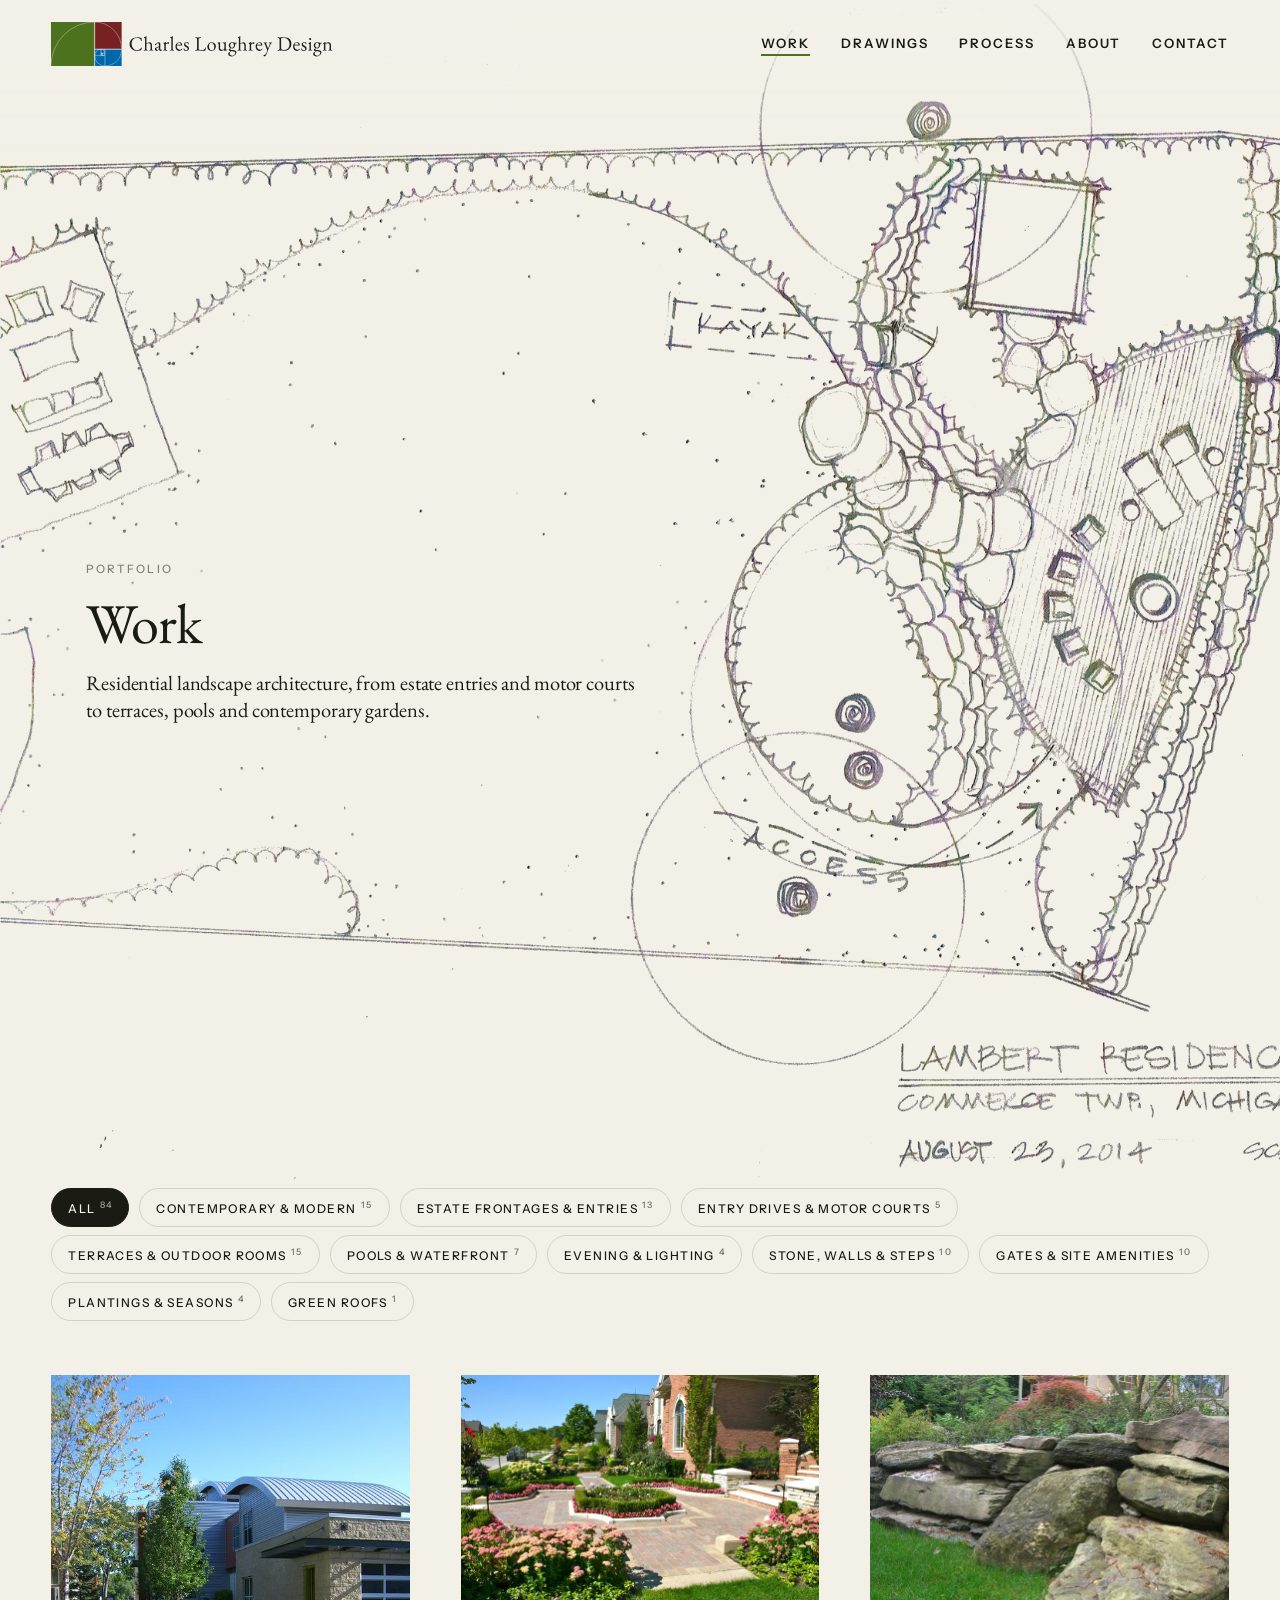
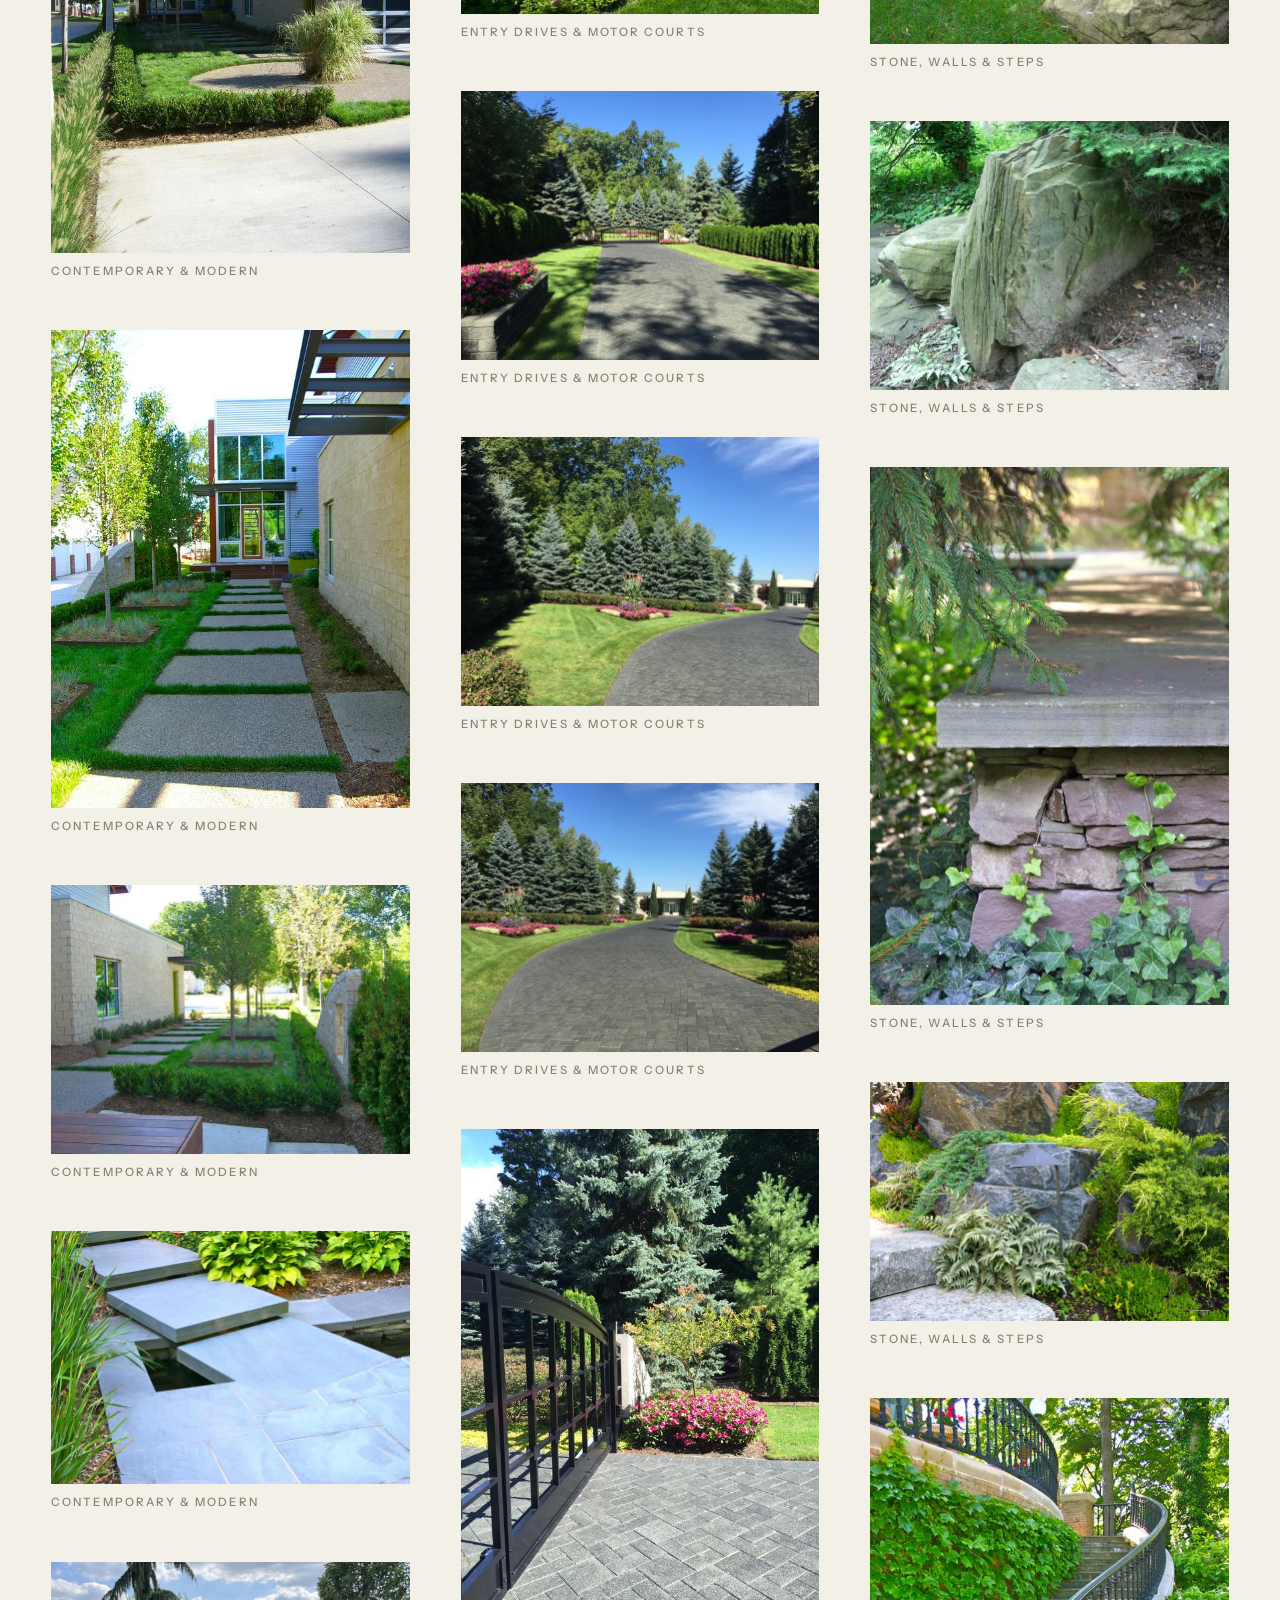
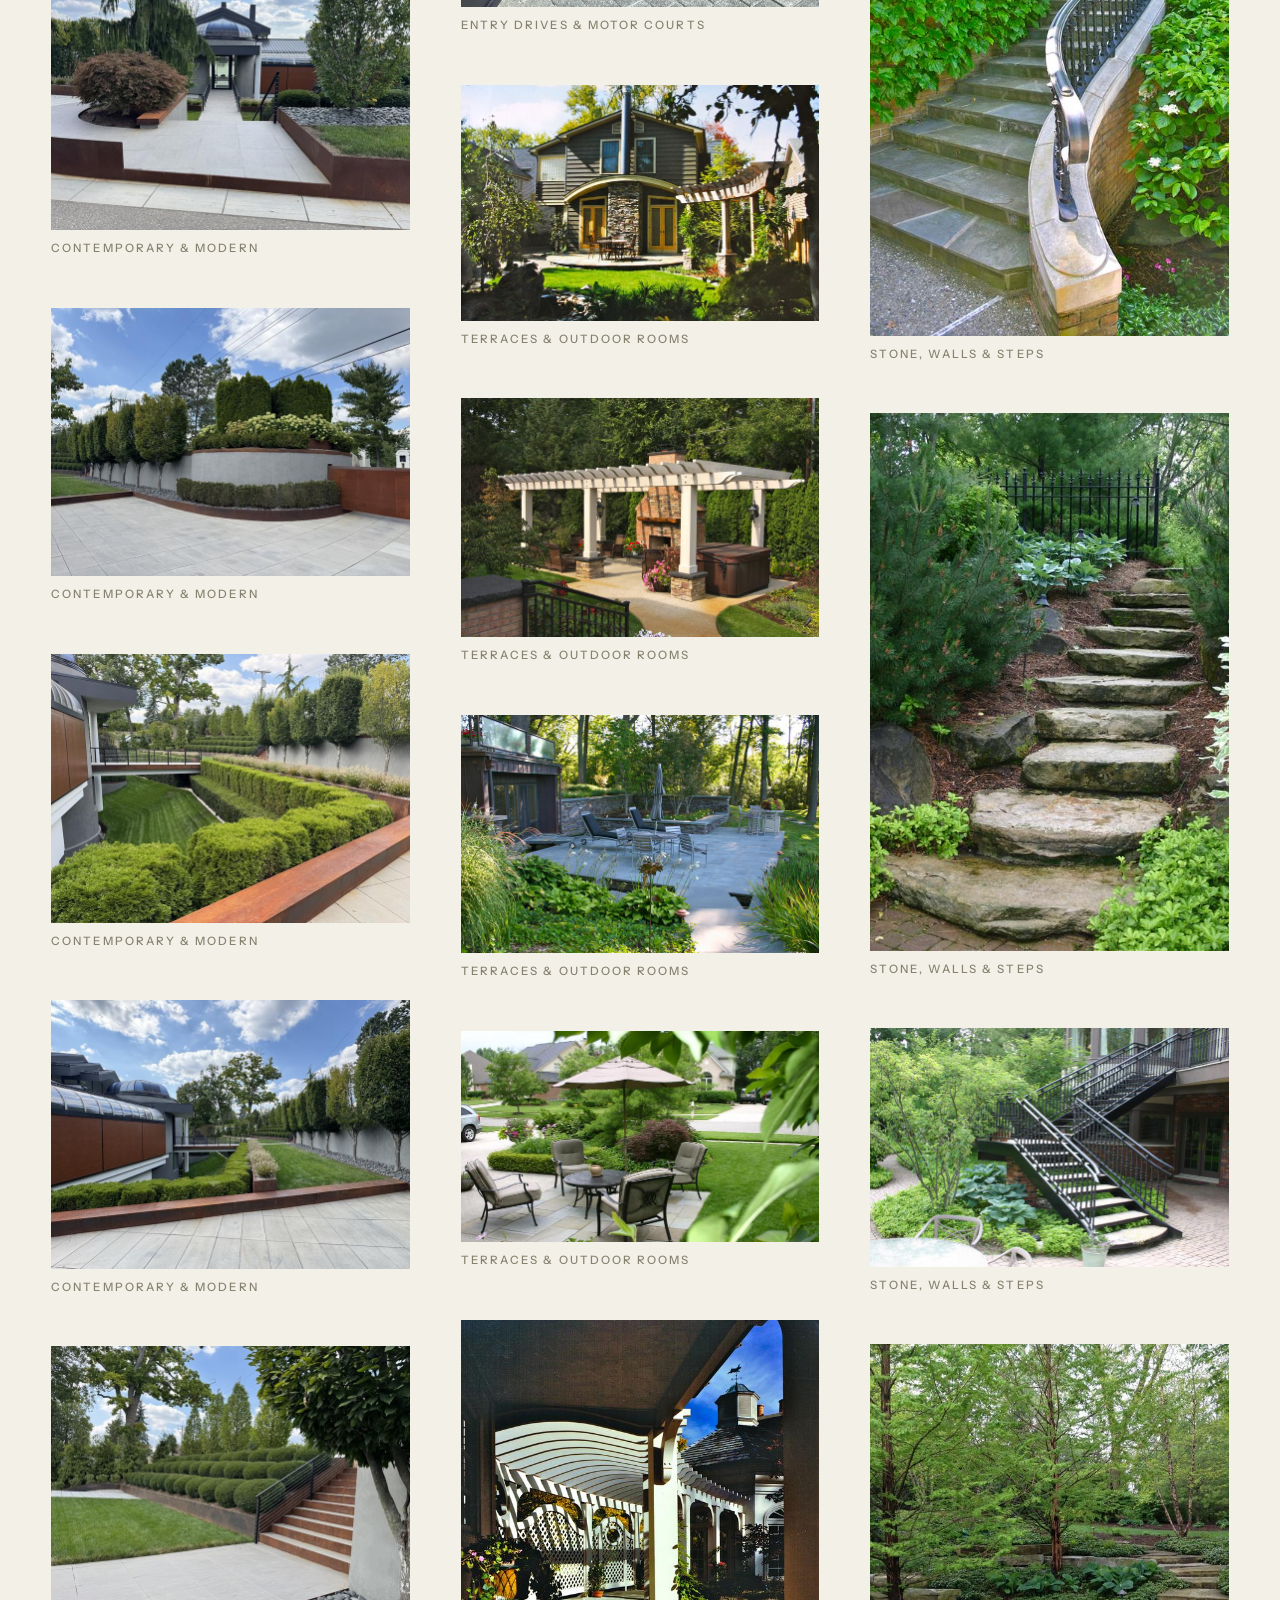
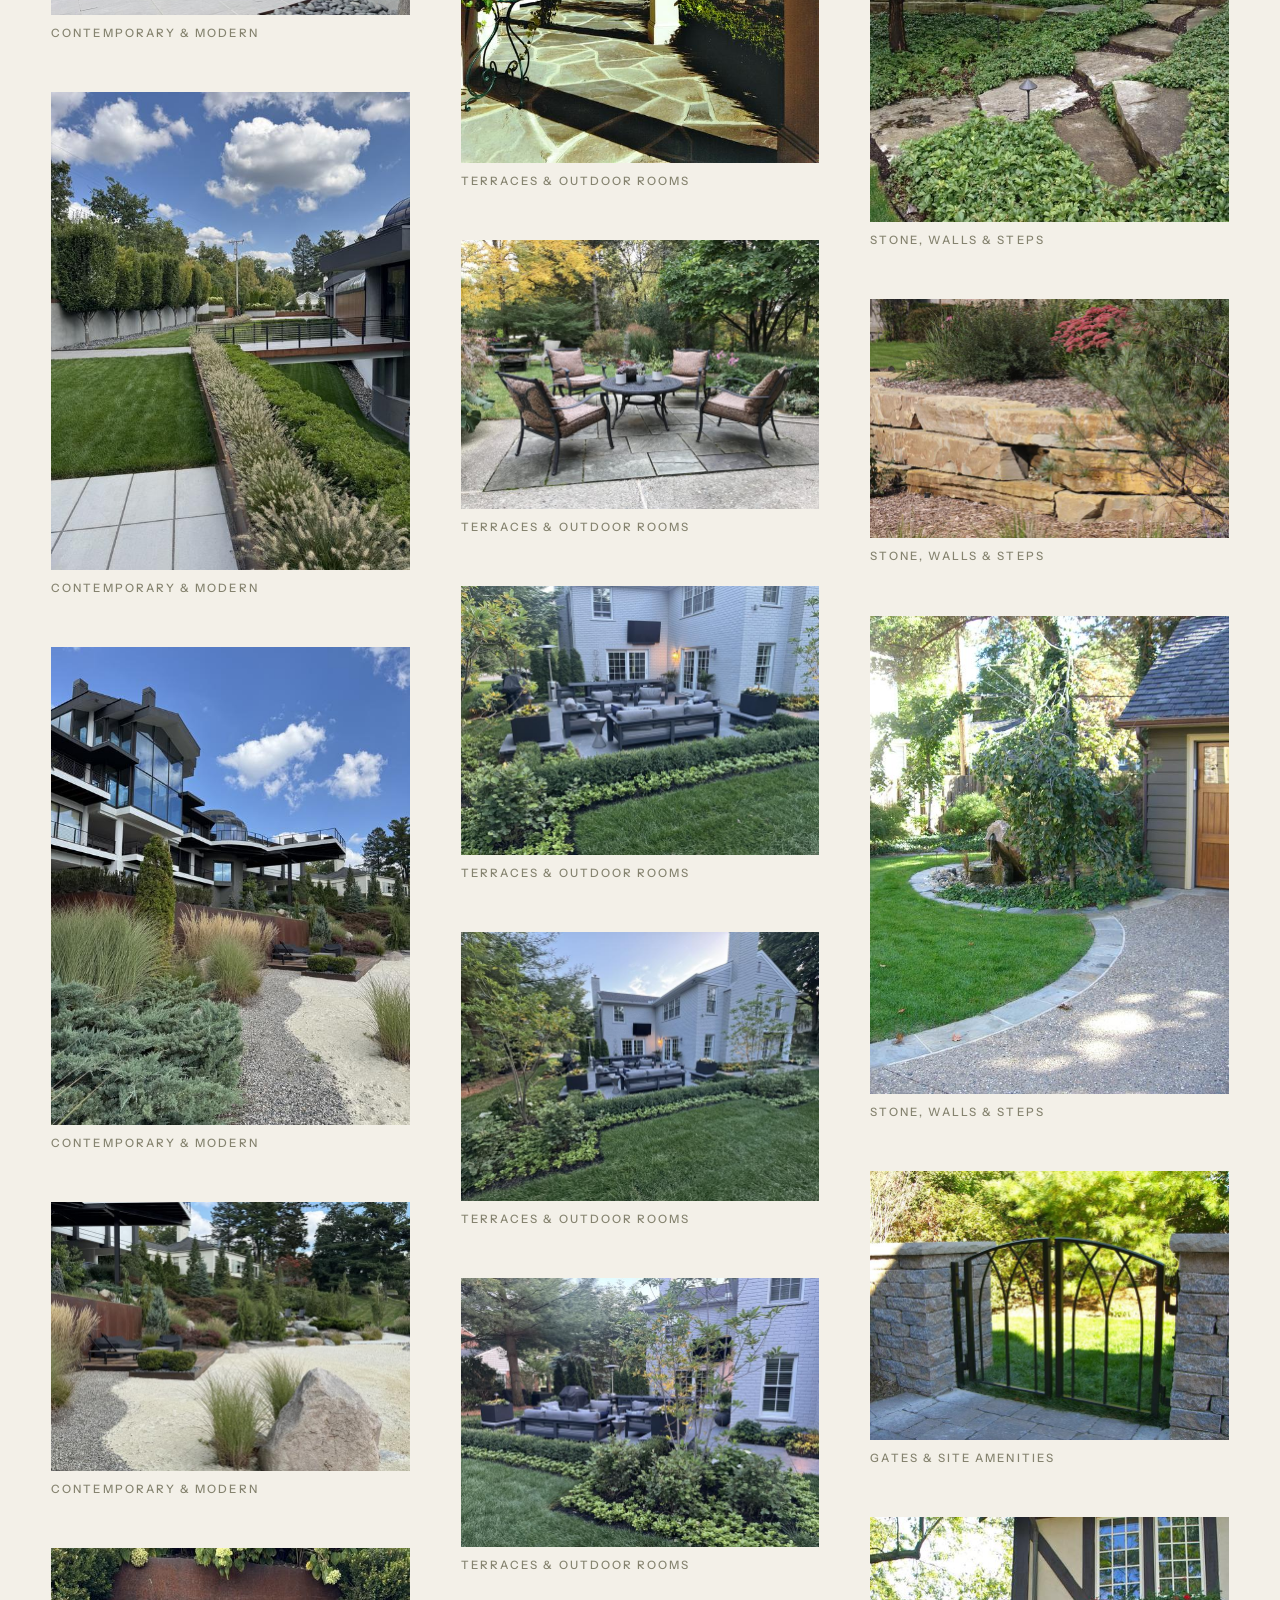
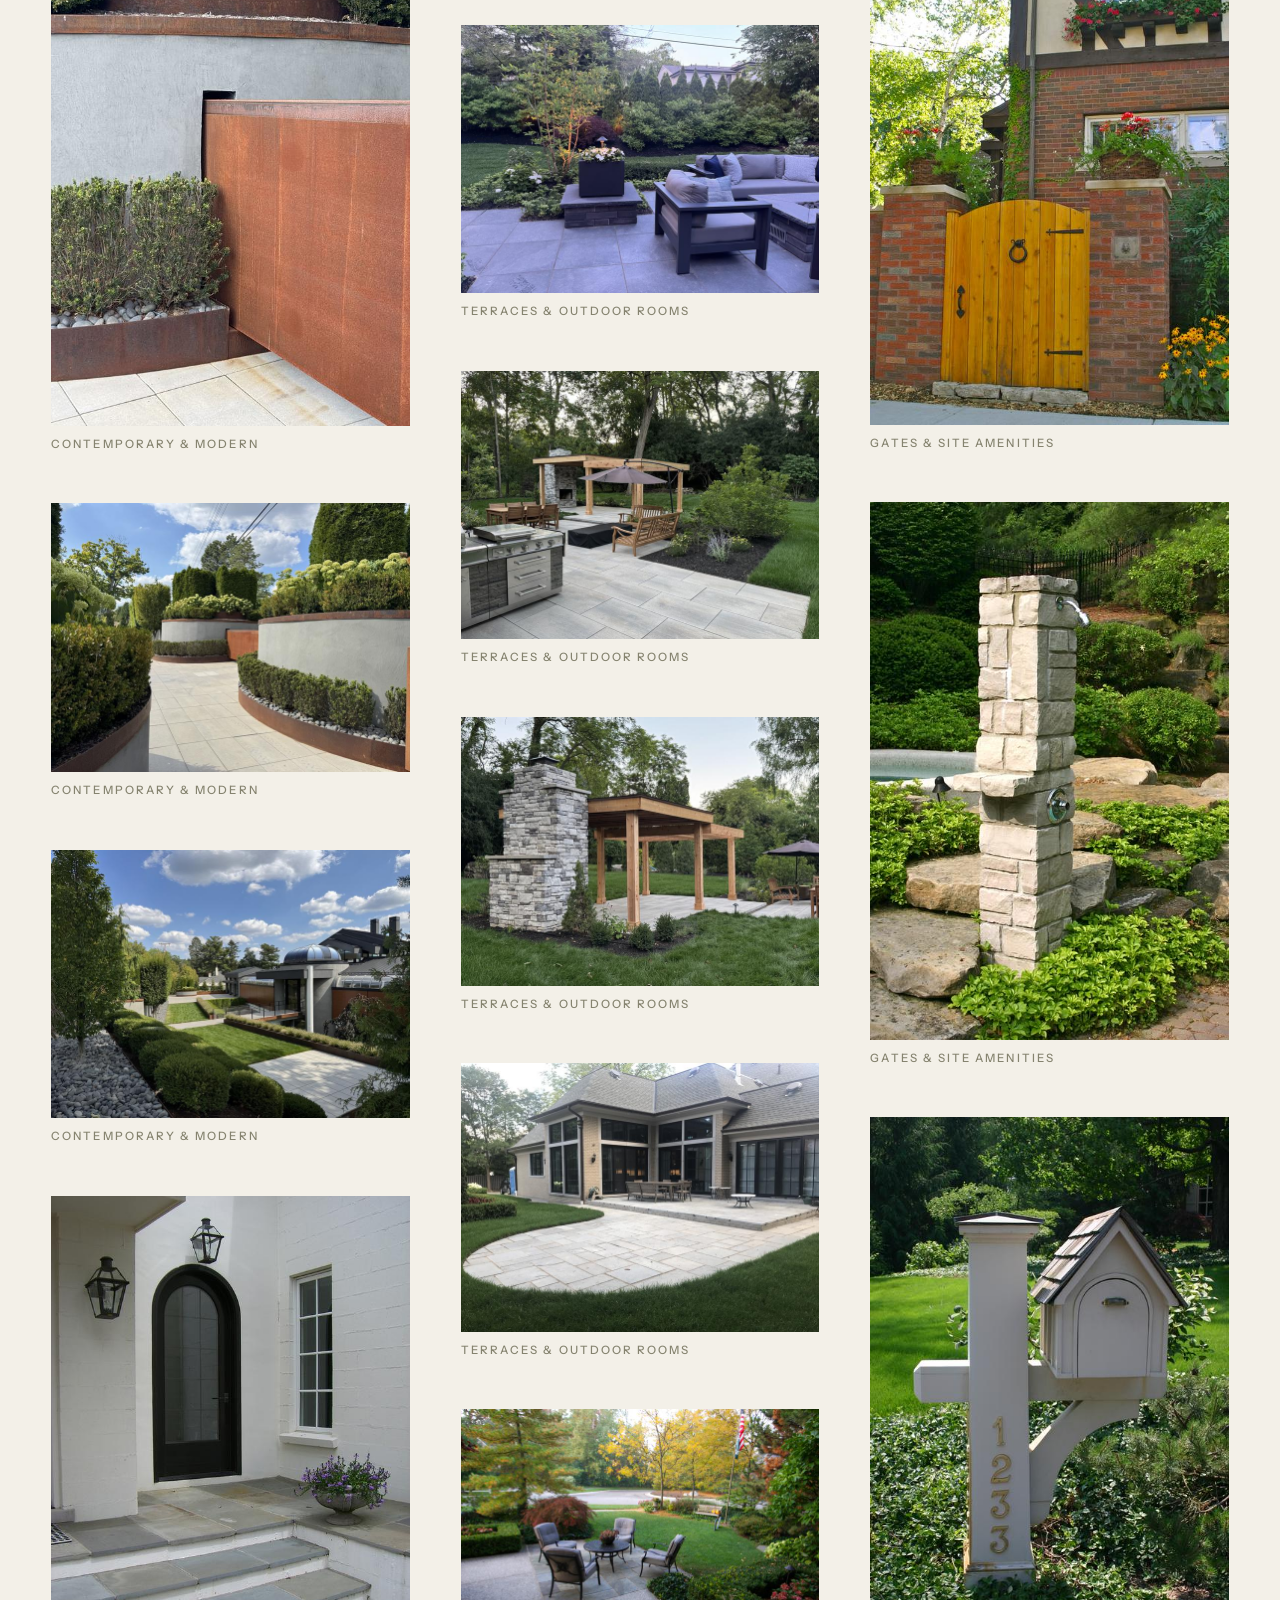
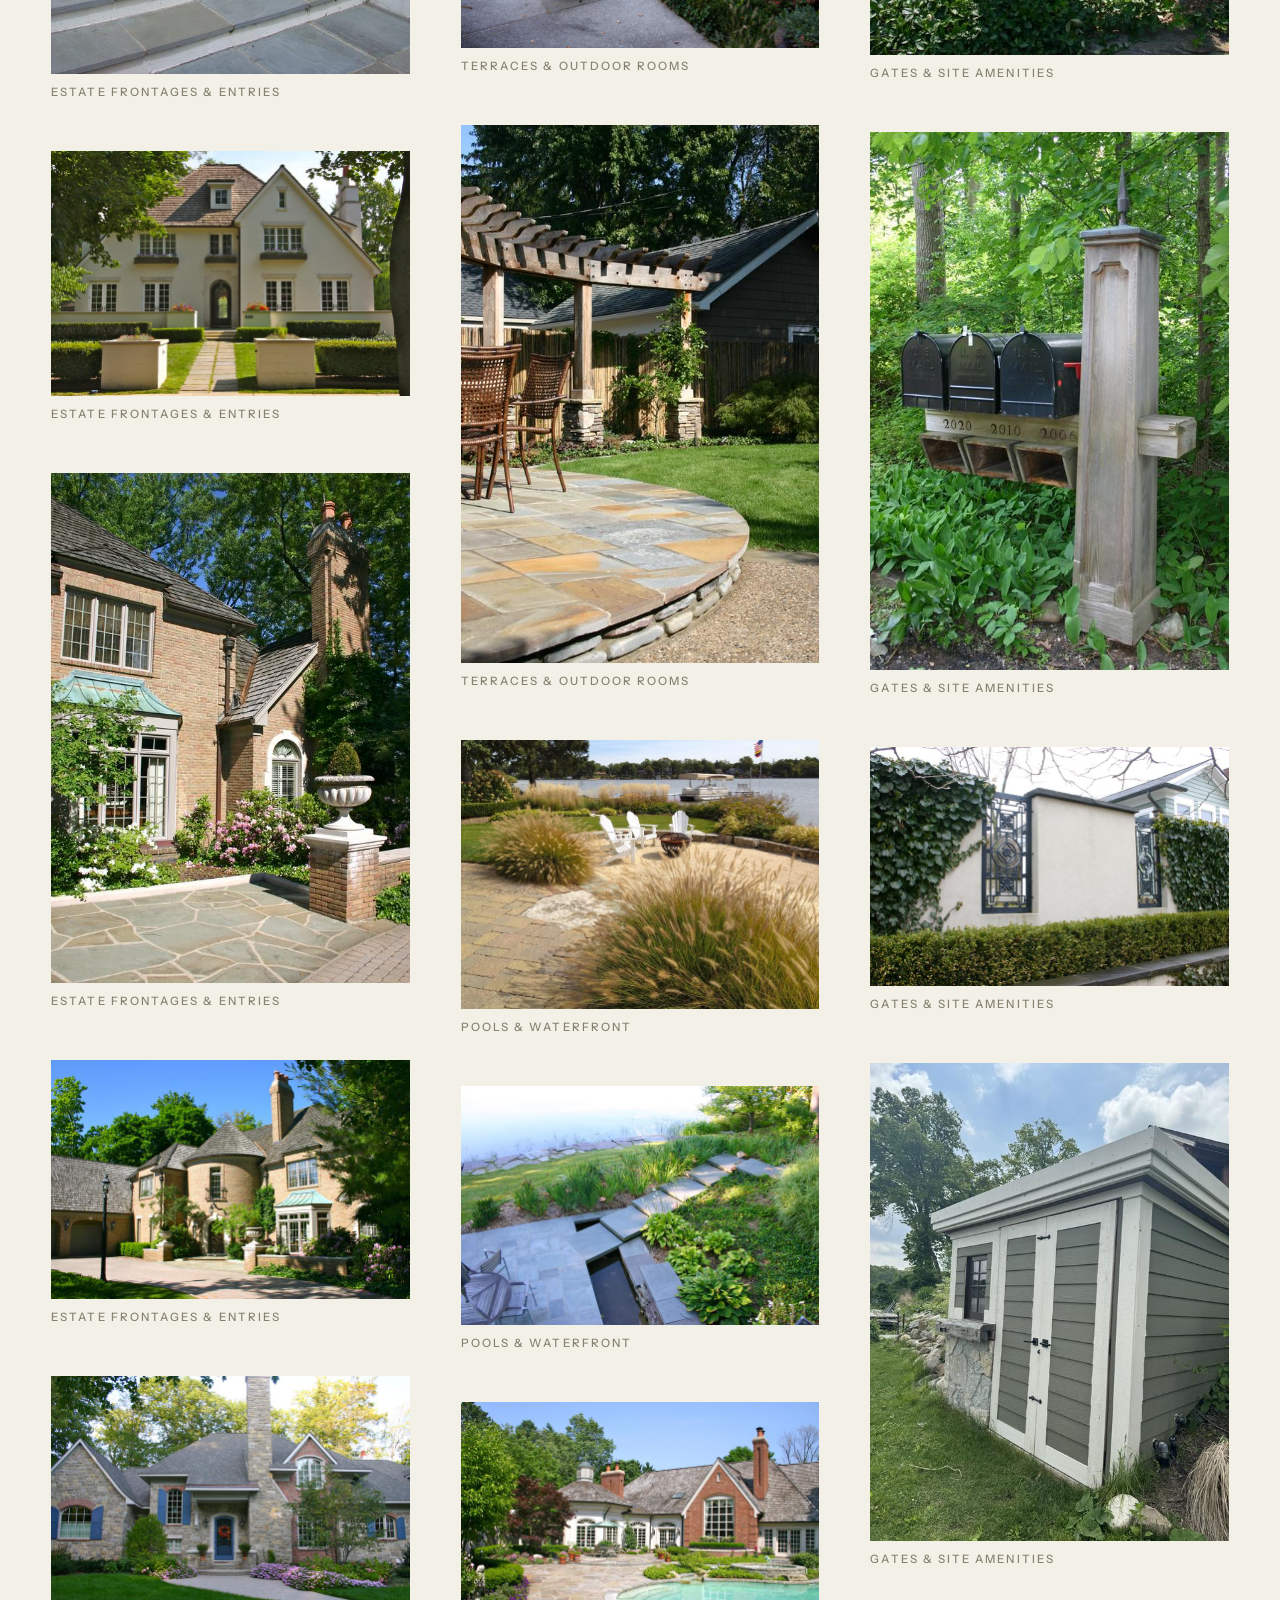
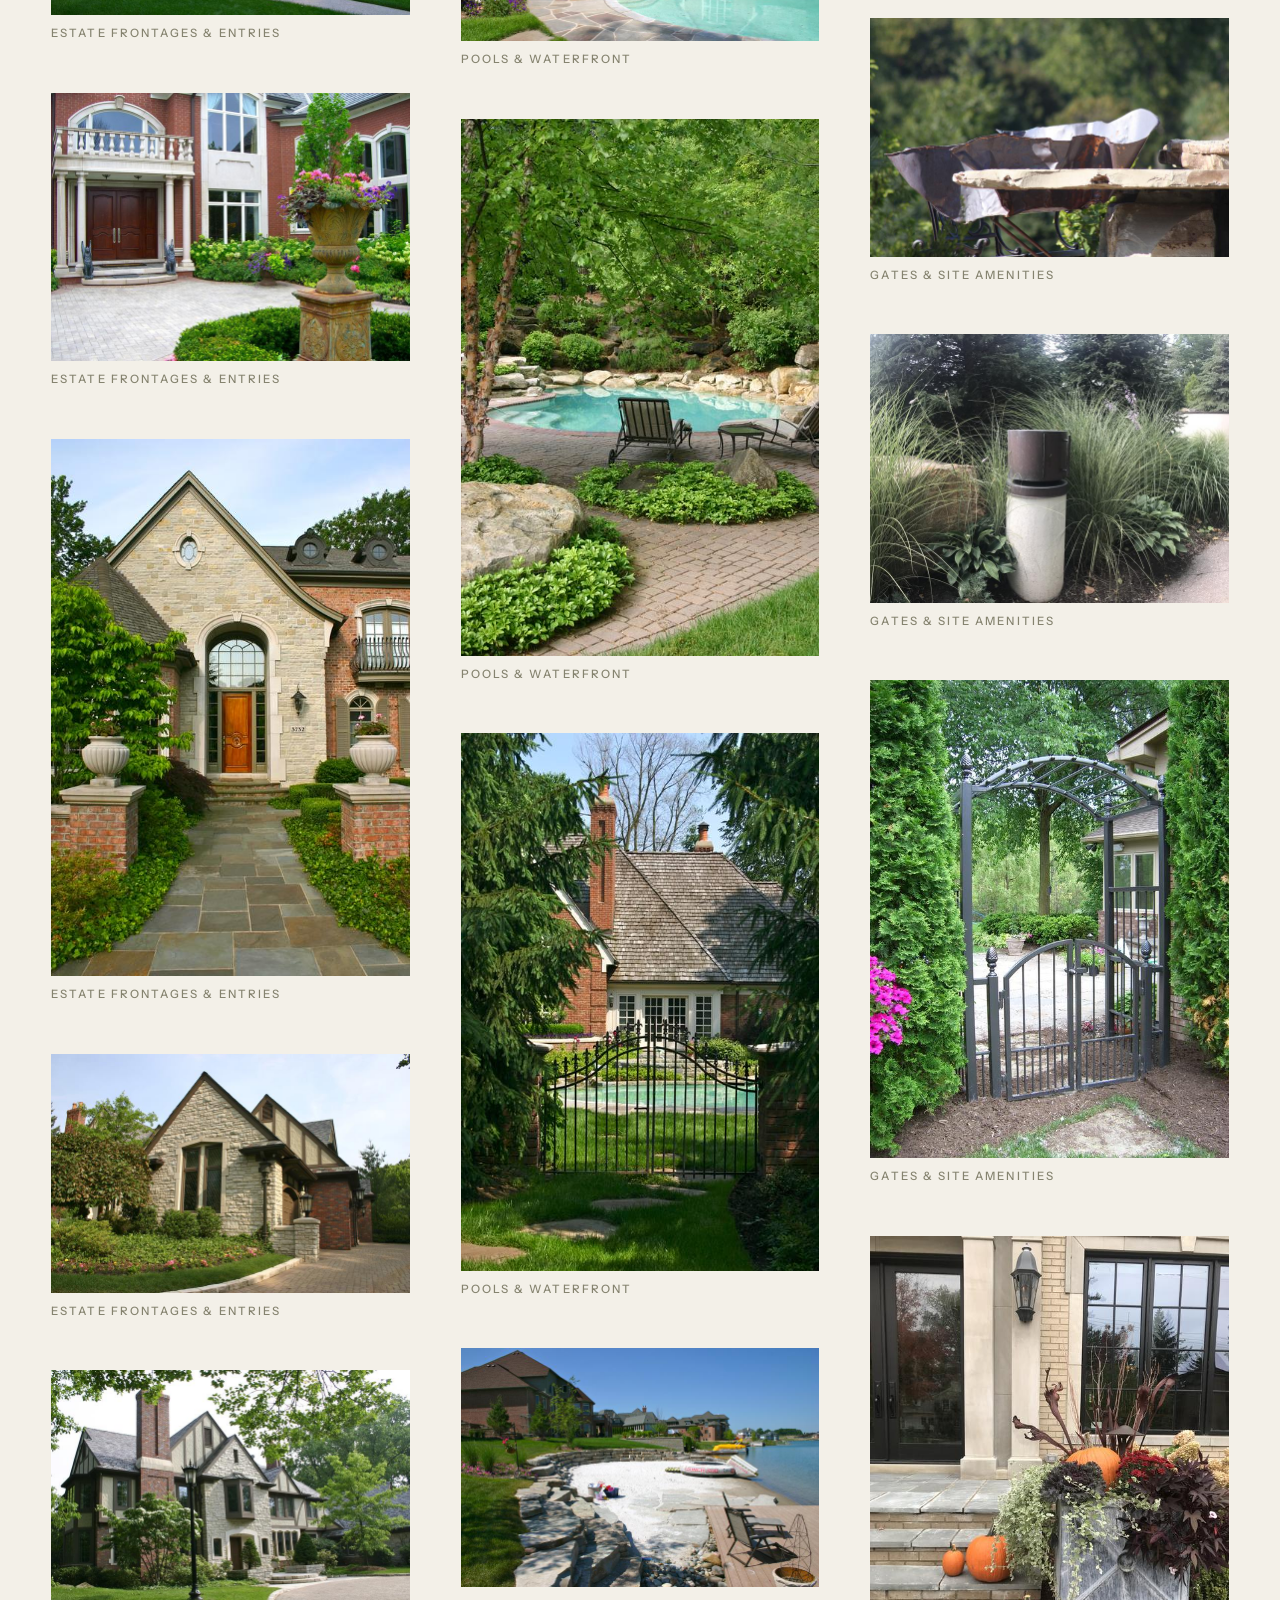
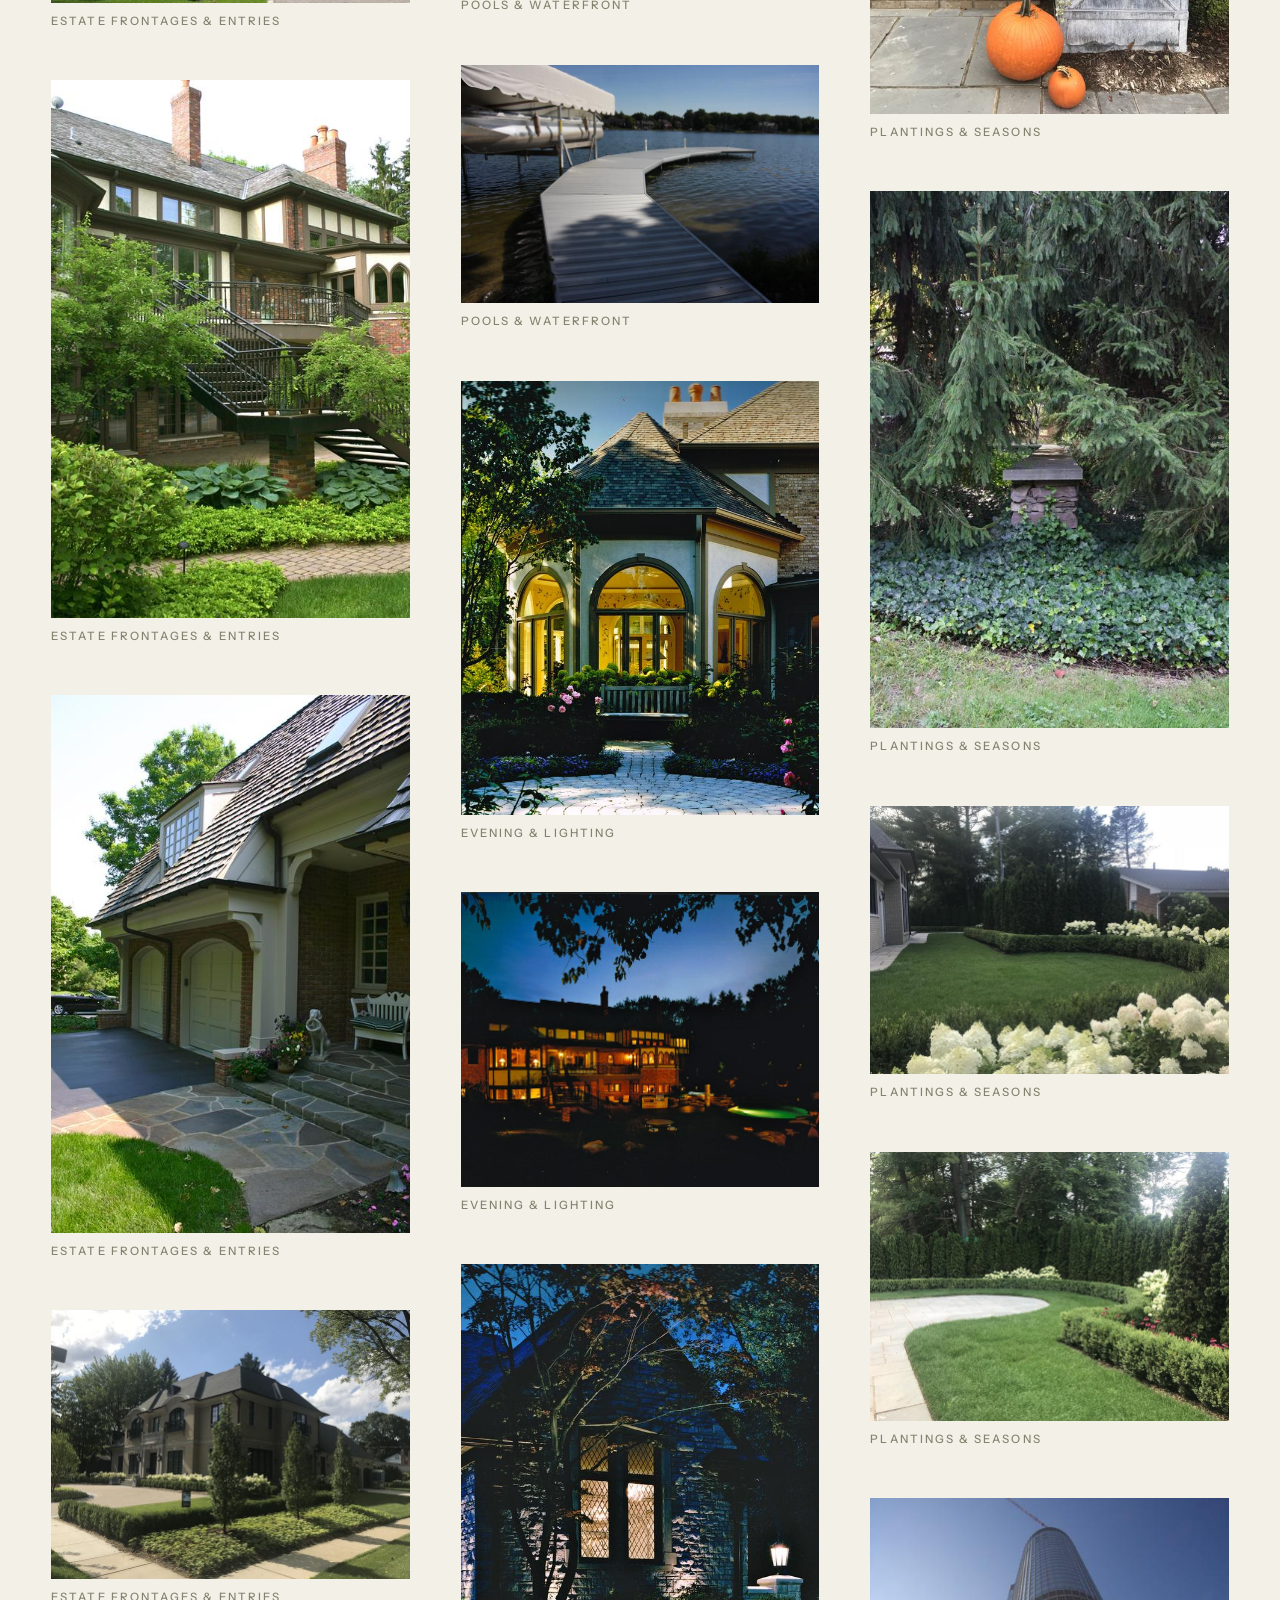
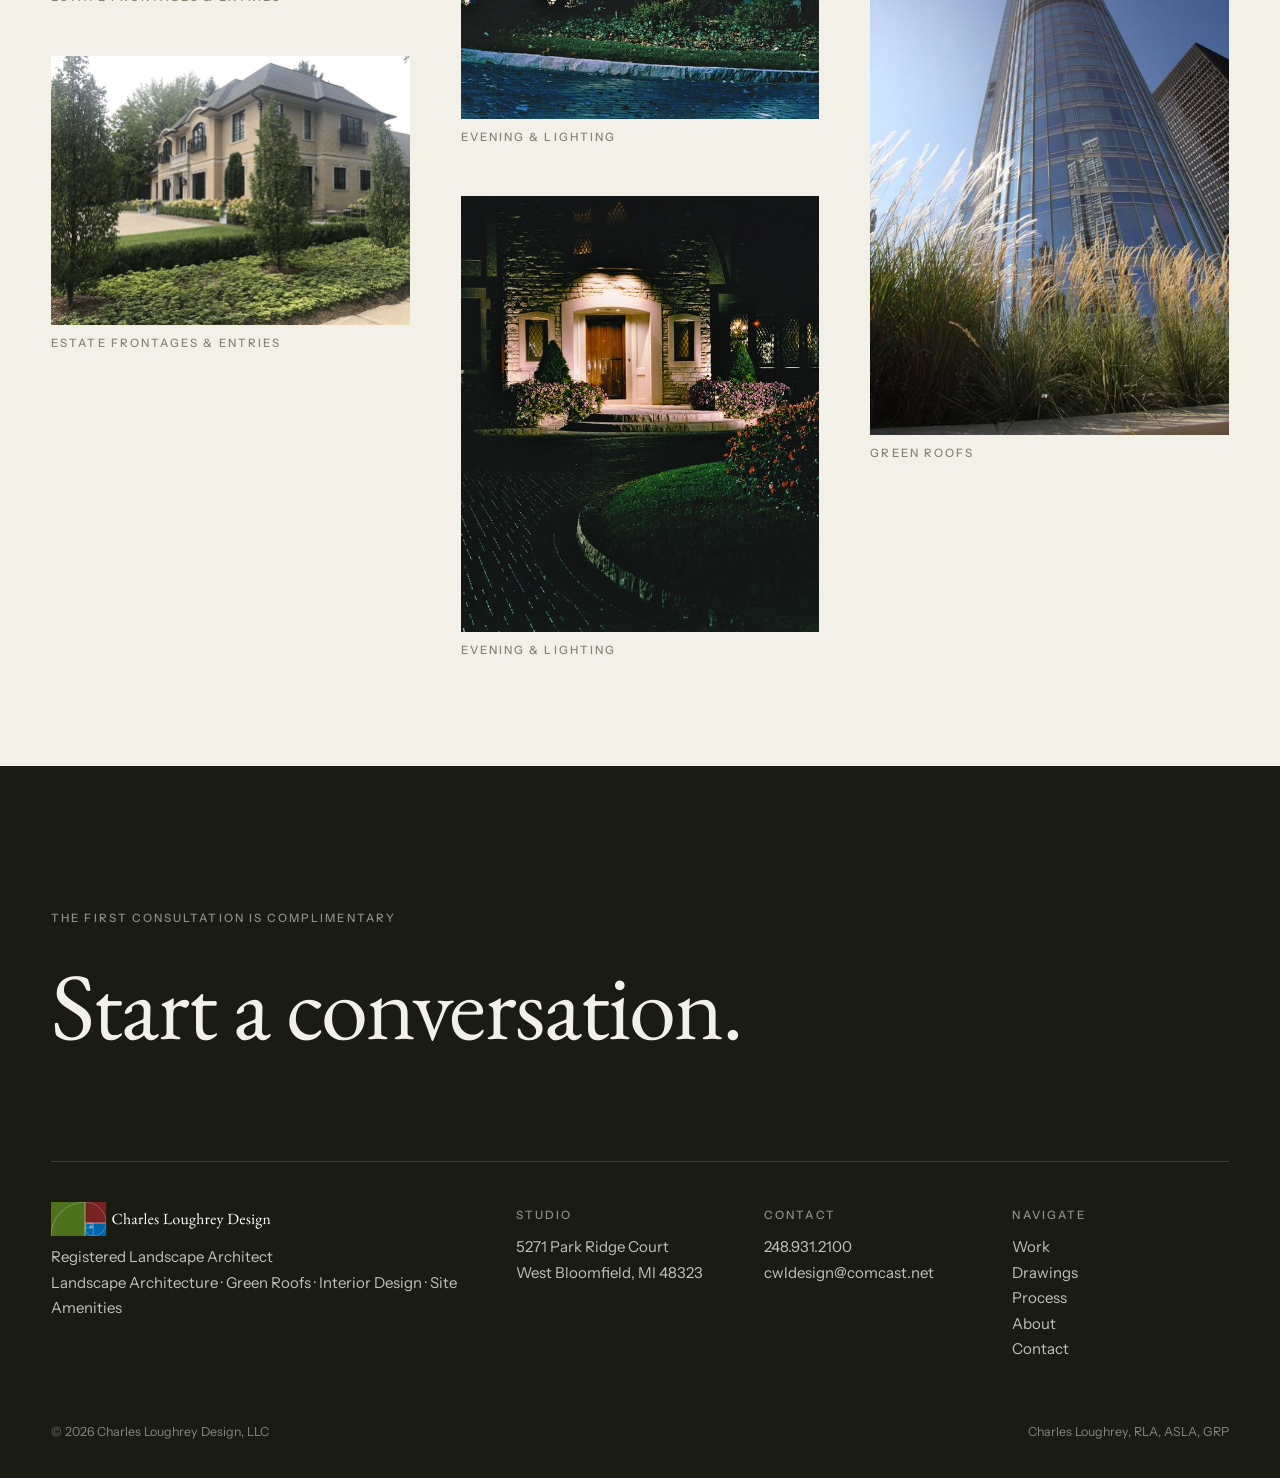
<file: portfolio.html>
<!doctype html>
<html lang="en">
<head>
<meta charset="utf-8">
<meta name="viewport" content="width=device-width, initial-scale=1">
<title>Portfolio | Charles Loughrey Design</title>
<meta name="description" content="Selected residential landscape architecture projects by Charles Loughrey Design, West Bloomfield, Michigan.">
<meta name="theme-color" content="#F3F0E8">
<meta property="og:title" content="Portfolio | Charles Loughrey Design">
<meta property="og:description" content="Selected residential landscape architecture projects by Charles Loughrey Design, West Bloomfield, Michigan.">
<meta property="og:type" content="website">
<meta property="og:image" content="https://landon358.github.io/charlesloughrey/assets/og-image.jpg">
<meta property="og:url" content="https://landon358.github.io/charlesloughrey/portfolio.html">
<meta name="twitter:card" content="summary_large_image">
<link rel="apple-touch-icon" href="assets/apple-touch-icon.png">
<link rel="icon" href="assets/logo/cld-mark.svg" type="image/svg+xml">
<link rel="preconnect" href="https://fonts.googleapis.com">
<link rel="preconnect" href="https://fonts.gstatic.com" crossorigin>
<link href="https://fonts.googleapis.com/css2?family=EB+Garamond:ital,wght@0,400;0,500;1,400&family=Instrument+Sans:wght@400;500;600&display=swap" rel="stylesheet">
<link rel="stylesheet" href="assets/css/site.css?v=1aa332a3">

</head>
<body>
<a class="skip" href="#main">Skip to content</a>
<header class="site-header">
  <div class="wrap">
    
    <a class="brand" href="index.html" aria-label="Charles Loughrey Design, home">
      <img class="on-light" src="assets/logo/cld-logo-horizontal.svg" alt="Charles Loughrey Design" width="326" height="52">
      <img class="on-dark" src="assets/logo/cld-logo-horizontal-white.svg" alt="" width="326" height="52">
    </a>
    <nav class="nav" aria-label="Primary"><a href="portfolio.html" aria-current="page">Work</a><a href="drawings.html">Drawings</a><a href="process.html">Process</a><a href="about.html">About</a><a href="contact.html">Contact</a></nav>
    <button class="menu-btn" aria-label="Menu" aria-expanded="false" aria-controls="menu"><span></span><span></span></button>
  </div>
</header>
<div class="menu" id="menu" aria-hidden="true">
  <nav aria-label="Mobile"><a class="big" href="index.html">Home</a><a class="big" href="portfolio.html">Work</a><a class="big" href="drawings.html">Drawings</a><a class="big" href="process.html">Process</a><a class="big" href="about.html">About</a><a class="big" href="contact.html">Contact</a></nav>
  <div class="meta"><a href="tel:+12489312100">248.931.2100</a><a href="mailto:cwldesign@comcast.net">cwldesign@comcast.net</a><span>West Bloomfield, Michigan</span></div>
</div>
<main id="main" class="page-fade">

<article class="plate page-plate" data-ar="1.5574" data-region="3,37,33,34">
  <div class="plate-pin">
    <div class="plate-canvas"><img src="assets/drawings/charles-loughrey-5.jpg" width="2400" height="1541" alt="" loading="lazy"></div>
    <div class="plate-text"><span class="label">Portfolio</span><h1 class="display">Work</h1><p class="lede">Residential landscape architecture, from estate entries and motor courts to terraces, pools and contemporary gardens.</p></div>
  </div>
</article>
<section class="wrap"><div class="filters reveal" role="toolbar" aria-label="Filter by type" style="margin:0 0 clamp(36px,6vh,64px)"><button data-filter="all" aria-pressed="true">All<sup>84</sup></button><button data-filter="Contemporary &amp; Modern" data-slug="contemporary-modern" aria-pressed="false">Contemporary &amp; Modern<sup>15</sup></button><button data-filter="Estate Frontages &amp; Entries" data-slug="estate-frontages-entries" aria-pressed="false">Estate Frontages &amp; Entries<sup>13</sup></button><button data-filter="Entry Drives &amp; Motor Courts" data-slug="entry-drives-motor-courts" aria-pressed="false">Entry Drives &amp; Motor Courts<sup>5</sup></button><button data-filter="Terraces &amp; Outdoor Rooms" data-slug="terraces-outdoor-rooms" aria-pressed="false">Terraces &amp; Outdoor Rooms<sup>15</sup></button><button data-filter="Pools &amp; Waterfront" data-slug="pools-waterfront" aria-pressed="false">Pools &amp; Waterfront<sup>7</sup></button><button data-filter="Evening &amp; Lighting" data-slug="evening-lighting" aria-pressed="false">Evening &amp; Lighting<sup>4</sup></button><button data-filter="Stone, Walls &amp; Steps" data-slug="stone-walls-steps" aria-pressed="false">Stone, Walls &amp; Steps<sup>10</sup></button><button data-filter="Gates &amp; Site Amenities" data-slug="gates-site-amenities" aria-pressed="false">Gates &amp; Site Amenities<sup>10</sup></button><button data-filter="Plantings &amp; Seasons" data-slug="plantings-seasons" aria-pressed="false">Plantings &amp; Seasons<sup>4</sup></button><button data-filter="Green Roofs" data-slug="green-roofs" aria-pressed="false">Green Roofs<sup>1</sup></button></div></section>
<section class="wrap"><div class="masonry"><a class="item reveal" data-cat="Contemporary &amp; Modern" href="assets/photos/akey.jpg" data-lightbox="work" data-caption="Contemporary &amp; Modern"><span class="tile"><img src="assets/thumbs/akey.jpg" width="540" height="720" alt="Contemporary &amp; Modern" loading="lazy"></span><span class="label">Contemporary &amp; Modern</span></a><a class="item reveal" data-cat="Contemporary &amp; Modern" href="assets/photos/cld-3.jpg" data-lightbox="work" data-caption="Contemporary &amp; Modern"><span class="tile"><img src="assets/thumbs/cld-3.jpg" width="540" height="720" alt="Contemporary &amp; Modern" loading="lazy"></span><span class="label">Contemporary &amp; Modern</span></a><a class="item reveal" data-cat="Contemporary &amp; Modern" href="assets/photos/cld-36.jpg" data-lightbox="work" data-caption="Contemporary &amp; Modern"><span class="tile"><img src="assets/thumbs/cld-36.jpg" width="720" height="540" alt="Contemporary &amp; Modern" loading="lazy"></span><span class="label">Contemporary &amp; Modern</span></a><a class="item reveal" data-cat="Contemporary &amp; Modern" href="assets/photos/cld-48.jpg" data-lightbox="work" data-caption="Contemporary &amp; Modern"><span class="tile"><img src="assets/thumbs/cld-48.jpg" width="720" height="508" alt="Contemporary &amp; Modern" loading="lazy"></span><span class="label">Contemporary &amp; Modern</span></a><a class="item reveal" data-cat="Contemporary &amp; Modern" href="assets/photos/img-6275.jpg" data-lightbox="work" data-caption="Contemporary &amp; Modern"><span class="tile"><img src="assets/thumbs/img-6275.jpg" width="720" height="540" alt="Contemporary &amp; Modern" loading="lazy"></span><span class="label">Contemporary &amp; Modern</span></a><a class="item reveal" data-cat="Contemporary &amp; Modern" href="assets/photos/img-6326.jpg" data-lightbox="work" data-caption="Contemporary &amp; Modern"><span class="tile"><img src="assets/thumbs/img-6326.jpg" width="720" height="540" alt="Contemporary &amp; Modern" loading="lazy"></span><span class="label">Contemporary &amp; Modern</span></a><a class="item reveal" data-cat="Contemporary &amp; Modern" href="assets/photos/img-6330.jpg" data-lightbox="work" data-caption="Contemporary &amp; Modern"><span class="tile"><img src="assets/thumbs/img-6330.jpg" width="720" height="540" alt="Contemporary &amp; Modern" loading="lazy"></span><span class="label">Contemporary &amp; Modern</span></a><a class="item reveal" data-cat="Contemporary &amp; Modern" href="assets/photos/img-6336.jpg" data-lightbox="work" data-caption="Contemporary &amp; Modern"><span class="tile"><img src="assets/thumbs/img-6336.jpg" width="720" height="540" alt="Contemporary &amp; Modern" loading="lazy"></span><span class="label">Contemporary &amp; Modern</span></a><a class="item reveal" data-cat="Contemporary &amp; Modern" href="assets/photos/img-6350-2.jpg" data-lightbox="work" data-caption="Contemporary &amp; Modern"><span class="tile"><img src="assets/thumbs/img-6350-2.jpg" width="720" height="540" alt="Contemporary &amp; Modern" loading="lazy"></span><span class="label">Contemporary &amp; Modern</span></a><a class="item reveal" data-cat="Contemporary &amp; Modern" href="assets/photos/img-6355.jpg" data-lightbox="work" data-caption="Contemporary &amp; Modern"><span class="tile"><img src="assets/thumbs/img-6355.jpg" width="540" height="720" alt="Contemporary &amp; Modern" loading="lazy"></span><span class="label">Contemporary &amp; Modern</span></a><a class="item reveal" data-cat="Contemporary &amp; Modern" href="assets/photos/img-6385-2.jpg" data-lightbox="work" data-caption="Contemporary &amp; Modern"><span class="tile"><img src="assets/thumbs/img-6385-2.jpg" width="540" height="720" alt="Contemporary &amp; Modern" loading="lazy"></span><span class="label">Contemporary &amp; Modern</span></a><a class="item reveal" data-cat="Contemporary &amp; Modern" href="assets/photos/img-6387.jpg" data-lightbox="work" data-caption="Contemporary &amp; Modern"><span class="tile"><img src="assets/thumbs/img-6387.jpg" width="720" height="540" alt="Contemporary &amp; Modern" loading="lazy"></span><span class="label">Contemporary &amp; Modern</span></a><a class="item reveal" data-cat="Contemporary &amp; Modern" href="assets/photos/img-6434.jpg" data-lightbox="work" data-caption="Contemporary &amp; Modern"><span class="tile"><img src="assets/thumbs/img-6434.jpg" width="540" height="720" alt="Contemporary &amp; Modern" loading="lazy"></span><span class="label">Contemporary &amp; Modern</span></a><a class="item reveal" data-cat="Contemporary &amp; Modern" href="assets/photos/img-6468.jpg" data-lightbox="work" data-caption="Contemporary &amp; Modern"><span class="tile"><img src="assets/thumbs/img-6468.jpg" width="720" height="540" alt="Contemporary &amp; Modern" loading="lazy"></span><span class="label">Contemporary &amp; Modern</span></a><a class="item reveal" data-cat="Contemporary &amp; Modern" href="assets/photos/img-6508.jpg" data-lightbox="work" data-caption="Contemporary &amp; Modern"><span class="tile"><img src="assets/thumbs/img-6508.jpg" width="720" height="540" alt="Contemporary &amp; Modern" loading="lazy"></span><span class="label">Contemporary &amp; Modern</span></a><a class="item reveal" data-cat="Estate Frontages &amp; Entries" href="assets/photos/brown-8.jpg" data-lightbox="work" data-caption="Estate Frontages &amp; Entries"><span class="tile"><img src="assets/thumbs/brown-8.jpg" width="540" height="720" alt="Estate Frontages &amp; Entries" loading="lazy"></span><span class="label">Estate Frontages &amp; Entries</span></a><a class="item reveal" data-cat="Estate Frontages &amp; Entries" href="assets/photos/cld-12.jpg" data-lightbox="work" data-caption="Estate Frontages &amp; Entries"><span class="tile"><img src="assets/thumbs/cld-12.jpg" width="720" height="492" alt="Estate Frontages &amp; Entries" loading="lazy"></span><span class="label">Estate Frontages &amp; Entries</span></a><a class="item reveal" data-cat="Estate Frontages &amp; Entries" href="assets/photos/cld-28.jpg" data-lightbox="work" data-caption="Estate Frontages &amp; Entries"><span class="tile"><img src="assets/thumbs/cld-28.jpg" width="506" height="720" alt="Estate Frontages &amp; Entries" loading="lazy"></span><span class="label">Estate Frontages &amp; Entries</span></a><a class="item reveal" data-cat="Estate Frontages &amp; Entries" href="assets/photos/cld-29.jpg" data-lightbox="work" data-caption="Estate Frontages &amp; Entries"><span class="tile"><img src="assets/thumbs/cld-29.jpg" width="720" height="480" alt="Estate Frontages &amp; Entries" loading="lazy"></span><span class="label">Estate Frontages &amp; Entries</span></a><a class="item reveal" data-cat="Estate Frontages &amp; Entries" href="assets/photos/cld-30.jpg" data-lightbox="work" data-caption="Estate Frontages &amp; Entries"><span class="tile"><img src="assets/thumbs/cld-30.jpg" width="720" height="480" alt="Estate Frontages &amp; Entries" loading="lazy"></span><span class="label">Estate Frontages &amp; Entries</span></a><a class="item reveal" data-cat="Estate Frontages &amp; Entries" href="assets/photos/cld-34.jpg" data-lightbox="work" data-caption="Estate Frontages &amp; Entries"><span class="tile"><img src="assets/thumbs/cld-34.jpg" width="720" height="540" alt="Estate Frontages &amp; Entries" loading="lazy"></span><span class="label">Estate Frontages &amp; Entries</span></a><a class="item reveal" data-cat="Estate Frontages &amp; Entries" href="assets/photos/cld-8.jpg" data-lightbox="work" data-caption="Estate Frontages &amp; Entries"><span class="tile"><img src="assets/thumbs/cld-8.jpg" width="480" height="720" alt="Estate Frontages &amp; Entries" loading="lazy"></span><span class="label">Estate Frontages &amp; Entries</span></a><a class="item reveal" data-cat="Estate Frontages &amp; Entries" href="assets/photos/canon-offload-9-10-2010-181.jpg" data-lightbox="work" data-caption="Estate Frontages &amp; Entries"><span class="tile"><img src="assets/thumbs/canon-offload-9-10-2010-181.jpg" width="720" height="480" alt="Estate Frontages &amp; Entries" loading="lazy"></span><span class="label">Estate Frontages &amp; Entries</span></a><a class="item reveal" data-cat="Estate Frontages &amp; Entries" href="assets/photos/canon-offload-9-10-2010-182.jpg" data-lightbox="work" data-caption="Estate Frontages &amp; Entries"><span class="tile"><img src="assets/thumbs/canon-offload-9-10-2010-182.jpg" width="720" height="468" alt="Estate Frontages &amp; Entries" loading="lazy"></span><span class="label">Estate Frontages &amp; Entries</span></a><a class="item reveal" data-cat="Estate Frontages &amp; Entries" href="assets/photos/canon-offload-9-10-2010-187.jpg" data-lightbox="work" data-caption="Estate Frontages &amp; Entries"><span class="tile"><img src="assets/thumbs/canon-offload-9-10-2010-187.jpg" width="480" height="720" alt="Estate Frontages &amp; Entries" loading="lazy"></span><span class="label">Estate Frontages &amp; Entries</span></a><a class="item reveal" data-cat="Estate Frontages &amp; Entries" href="assets/photos/denomme-4.jpg" data-lightbox="work" data-caption="Estate Frontages &amp; Entries"><span class="tile"><img src="assets/thumbs/denomme-4.jpg" width="480" height="720" alt="Estate Frontages &amp; Entries" loading="lazy"></span><span class="label">Estate Frontages &amp; Entries</span></a><a class="item reveal" data-cat="Estate Frontages &amp; Entries" href="assets/photos/img-9479.jpg" data-lightbox="work" data-caption="Estate Frontages &amp; Entries"><span class="tile"><img src="assets/thumbs/img-9479.jpg" width="720" height="540" alt="Estate Frontages &amp; Entries" loading="lazy"></span><span class="label">Estate Frontages &amp; Entries</span></a><a class="item reveal" data-cat="Estate Frontages &amp; Entries" href="assets/photos/img-9924.jpg" data-lightbox="work" data-caption="Estate Frontages &amp; Entries"><span class="tile"><img src="assets/thumbs/img-9924.jpg" width="720" height="540" alt="Estate Frontages &amp; Entries" loading="lazy"></span><span class="label">Estate Frontages &amp; Entries</span></a><a class="item reveal" data-cat="Entry Drives &amp; Motor Courts" href="assets/photos/cld-17.jpg" data-lightbox="work" data-caption="Entry Drives &amp; Motor Courts"><span class="tile"><img src="assets/thumbs/cld-17.jpg" width="720" height="480" alt="Entry Drives &amp; Motor Courts" loading="lazy"></span><span class="label">Entry Drives &amp; Motor Courts</span></a><a class="item reveal" data-cat="Entry Drives &amp; Motor Courts" href="assets/photos/img-1457.jpg" data-lightbox="work" data-caption="Entry Drives &amp; Motor Courts"><span class="tile"><img src="assets/thumbs/img-1457.jpg" width="720" height="540" alt="Entry Drives &amp; Motor Courts" loading="lazy"></span><span class="label">Entry Drives &amp; Motor Courts</span></a><a class="item reveal" data-cat="Entry Drives &amp; Motor Courts" href="assets/photos/img-1464.jpg" data-lightbox="work" data-caption="Entry Drives &amp; Motor Courts"><span class="tile"><img src="assets/thumbs/img-1464.jpg" width="720" height="540" alt="Entry Drives &amp; Motor Courts" loading="lazy"></span><span class="label">Entry Drives &amp; Motor Courts</span></a><a class="item reveal" data-cat="Entry Drives &amp; Motor Courts" href="assets/photos/img-1466.jpg" data-lightbox="work" data-caption="Entry Drives &amp; Motor Courts"><span class="tile"><img src="assets/thumbs/img-1466.jpg" width="720" height="540" alt="Entry Drives &amp; Motor Courts" loading="lazy"></span><span class="label">Entry Drives &amp; Motor Courts</span></a><a class="item reveal" data-cat="Entry Drives &amp; Motor Courts" href="assets/photos/img-1469.jpg" data-lightbox="work" data-caption="Entry Drives &amp; Motor Courts"><span class="tile"><img src="assets/thumbs/img-1469.jpg" width="540" height="720" alt="Entry Drives &amp; Motor Courts" loading="lazy"></span><span class="label">Entry Drives &amp; Motor Courts</span></a><a class="item reveal" data-cat="Terraces &amp; Outdoor Rooms" href="assets/photos/cld-10.jpg" data-lightbox="work" data-caption="Terraces &amp; Outdoor Rooms"><span class="tile"><img src="assets/thumbs/cld-10.jpg" width="720" height="475" alt="Terraces &amp; Outdoor Rooms" loading="lazy"></span><span class="label">Terraces &amp; Outdoor Rooms</span></a><a class="item reveal" data-cat="Terraces &amp; Outdoor Rooms" href="assets/photos/cld-13.jpg" data-lightbox="work" data-caption="Terraces &amp; Outdoor Rooms"><span class="tile"><img src="assets/thumbs/cld-13.jpg" width="720" height="480" alt="Terraces &amp; Outdoor Rooms" loading="lazy"></span><span class="label">Terraces &amp; Outdoor Rooms</span></a><a class="item reveal" data-cat="Terraces &amp; Outdoor Rooms" href="assets/photos/cld-22.jpg" data-lightbox="work" data-caption="Terraces &amp; Outdoor Rooms"><span class="tile"><img src="assets/thumbs/cld-22.jpg" width="720" height="480" alt="Terraces &amp; Outdoor Rooms" loading="lazy"></span><span class="label">Terraces &amp; Outdoor Rooms</span></a><a class="item reveal" data-cat="Terraces &amp; Outdoor Rooms" href="assets/photos/cld-25.jpg" data-lightbox="work" data-caption="Terraces &amp; Outdoor Rooms"><span class="tile"><img src="assets/thumbs/cld-25.jpg" width="720" height="425" alt="Terraces &amp; Outdoor Rooms" loading="lazy"></span><span class="label">Terraces &amp; Outdoor Rooms</span></a><a class="item reveal" data-cat="Terraces &amp; Outdoor Rooms" href="assets/photos/cld-9.jpg" data-lightbox="work" data-caption="Terraces &amp; Outdoor Rooms"><span class="tile"><img src="assets/thumbs/cld-9.jpg" width="582" height="720" alt="Terraces &amp; Outdoor Rooms" loading="lazy"></span><span class="label">Terraces &amp; Outdoor Rooms</span></a><a class="item reveal" data-cat="Terraces &amp; Outdoor Rooms" href="assets/photos/img-0764.jpg" data-lightbox="work" data-caption="Terraces &amp; Outdoor Rooms"><span class="tile"><img src="assets/thumbs/img-0764.jpg" width="720" height="540" alt="Terraces &amp; Outdoor Rooms" loading="lazy"></span><span class="label">Terraces &amp; Outdoor Rooms</span></a><a class="item reveal" data-cat="Terraces &amp; Outdoor Rooms" href="assets/photos/img-3322.jpg" data-lightbox="work" data-caption="Terraces &amp; Outdoor Rooms"><span class="tile"><img src="assets/thumbs/img-3322.jpg" width="720" height="540" alt="Terraces &amp; Outdoor Rooms" loading="lazy"></span><span class="label">Terraces &amp; Outdoor Rooms</span></a><a class="item reveal" data-cat="Terraces &amp; Outdoor Rooms" href="assets/photos/img-3323.jpg" data-lightbox="work" data-caption="Terraces &amp; Outdoor Rooms"><span class="tile"><img src="assets/thumbs/img-3323.jpg" width="720" height="540" alt="Terraces &amp; Outdoor Rooms" loading="lazy"></span><span class="label">Terraces &amp; Outdoor Rooms</span></a><a class="item reveal" data-cat="Terraces &amp; Outdoor Rooms" href="assets/photos/img-3325.jpg" data-lightbox="work" data-caption="Terraces &amp; Outdoor Rooms"><span class="tile"><img src="assets/thumbs/img-3325.jpg" width="720" height="540" alt="Terraces &amp; Outdoor Rooms" loading="lazy"></span><span class="label">Terraces &amp; Outdoor Rooms</span></a><a class="item reveal" data-cat="Terraces &amp; Outdoor Rooms" href="assets/photos/img-3328.jpg" data-lightbox="work" data-caption="Terraces &amp; Outdoor Rooms"><span class="tile"><img src="assets/thumbs/img-3328.jpg" width="720" height="540" alt="Terraces &amp; Outdoor Rooms" loading="lazy"></span><span class="label">Terraces &amp; Outdoor Rooms</span></a><a class="item reveal" data-cat="Terraces &amp; Outdoor Rooms" href="assets/photos/img-4889.jpg" data-lightbox="work" data-caption="Terraces &amp; Outdoor Rooms"><span class="tile"><img src="assets/thumbs/img-4889.jpg" width="720" height="540" alt="Terraces &amp; Outdoor Rooms" loading="lazy"></span><span class="label">Terraces &amp; Outdoor Rooms</span></a><a class="item reveal" data-cat="Terraces &amp; Outdoor Rooms" href="assets/photos/img-4892.jpg" data-lightbox="work" data-caption="Terraces &amp; Outdoor Rooms"><span class="tile"><img src="assets/thumbs/img-4892.jpg" width="720" height="540" alt="Terraces &amp; Outdoor Rooms" loading="lazy"></span><span class="label">Terraces &amp; Outdoor Rooms</span></a><a class="item reveal" data-cat="Terraces &amp; Outdoor Rooms" href="assets/photos/img-9499.jpg" data-lightbox="work" data-caption="Terraces &amp; Outdoor Rooms"><span class="tile"><img src="assets/thumbs/img-9499.jpg" width="720" height="540" alt="Terraces &amp; Outdoor Rooms" loading="lazy"></span><span class="label">Terraces &amp; Outdoor Rooms</span></a><a class="item reveal" data-cat="Terraces &amp; Outdoor Rooms" href="assets/photos/img-9541.jpg" data-lightbox="work" data-caption="Terraces &amp; Outdoor Rooms"><span class="tile"><img src="assets/thumbs/img-9541.jpg" width="720" height="480" alt="Terraces &amp; Outdoor Rooms" loading="lazy"></span><span class="label">Terraces &amp; Outdoor Rooms</span></a><a class="item reveal" data-cat="Terraces &amp; Outdoor Rooms" href="assets/photos/spilkin-11.jpg" data-lightbox="work" data-caption="Terraces &amp; Outdoor Rooms"><span class="tile"><img src="assets/thumbs/spilkin-11.jpg" width="480" height="720" alt="Terraces &amp; Outdoor Rooms" loading="lazy"></span><span class="label">Terraces &amp; Outdoor Rooms</span></a><a class="item reveal" data-cat="Pools &amp; Waterfront" href="assets/photos/cld-11.jpg" data-lightbox="work" data-caption="Pools &amp; Waterfront"><span class="tile"><img src="assets/thumbs/cld-11.jpg" width="720" height="540" alt="Pools &amp; Waterfront" loading="lazy"></span><span class="label">Pools &amp; Waterfront</span></a><a class="item reveal" data-cat="Pools &amp; Waterfront" href="assets/photos/cld-23.jpg" data-lightbox="work" data-caption="Pools &amp; Waterfront"><span class="tile"><img src="assets/thumbs/cld-23.jpg" width="720" height="480" alt="Pools &amp; Waterfront" loading="lazy"></span><span class="label">Pools &amp; Waterfront</span></a><a class="item reveal" data-cat="Pools &amp; Waterfront" href="assets/photos/cld-45.jpg" data-lightbox="work" data-caption="Pools &amp; Waterfront"><span class="tile"><img src="assets/thumbs/cld-45.jpg" width="720" height="480" alt="Pools &amp; Waterfront" loading="lazy"></span><span class="label">Pools &amp; Waterfront</span></a><a class="item reveal" data-cat="Pools &amp; Waterfront" href="assets/photos/cld-47.jpg" data-lightbox="work" data-caption="Pools &amp; Waterfront"><span class="tile"><img src="assets/thumbs/cld-47.jpg" width="480" height="720" alt="Pools &amp; Waterfront" loading="lazy"></span><span class="label">Pools &amp; Waterfront</span></a><a class="item reveal" data-cat="Pools &amp; Waterfront" href="assets/photos/denomme-11.jpg" data-lightbox="work" data-caption="Pools &amp; Waterfront"><span class="tile"><img src="assets/thumbs/denomme-11.jpg" width="480" height="720" alt="Pools &amp; Waterfront" loading="lazy"></span><span class="label">Pools &amp; Waterfront</span></a><a class="item reveal" data-cat="Pools &amp; Waterfront" href="assets/photos/img-4705.jpg" data-lightbox="work" data-caption="Pools &amp; Waterfront"><span class="tile"><img src="assets/thumbs/img-4705.jpg" width="720" height="480" alt="Pools &amp; Waterfront" loading="lazy"></span><span class="label">Pools &amp; Waterfront</span></a><a class="item reveal" data-cat="Pools &amp; Waterfront" href="assets/photos/img-7684.jpg" data-lightbox="work" data-caption="Pools &amp; Waterfront"><span class="tile"><img src="assets/thumbs/img-7684.jpg" width="720" height="480" alt="Pools &amp; Waterfront" loading="lazy"></span><span class="label">Pools &amp; Waterfront</span></a><a class="item reveal" data-cat="Evening &amp; Lighting" href="assets/photos/ccf09032012-00005.jpg" data-lightbox="work" data-caption="Evening &amp; Lighting"><span class="tile"><img src="assets/thumbs/ccf09032012-00005.jpg" width="594" height="720" alt="Evening &amp; Lighting" loading="lazy"></span><span class="label">Evening &amp; Lighting</span></a><a class="item reveal" data-cat="Evening &amp; Lighting" href="assets/photos/ccf09032012-00006.jpg" data-lightbox="work" data-caption="Evening &amp; Lighting"><span class="tile"><img src="assets/thumbs/ccf09032012-00006.jpg" width="720" height="591" alt="Evening &amp; Lighting" loading="lazy"></span><span class="label">Evening &amp; Lighting</span></a><a class="item reveal" data-cat="Evening &amp; Lighting" href="assets/photos/ccf09032012-00007.jpg" data-lightbox="work" data-caption="Evening &amp; Lighting"><span class="tile"><img src="assets/thumbs/ccf09032012-00007.jpg" width="567" height="720" alt="Evening &amp; Lighting" loading="lazy"></span><span class="label">Evening &amp; Lighting</span></a><a class="item reveal" data-cat="Evening &amp; Lighting" href="assets/photos/ccf09032012-00008.jpg" data-lightbox="work" data-caption="Evening &amp; Lighting"><span class="tile"><img src="assets/thumbs/ccf09032012-00008.jpg" width="592" height="720" alt="Evening &amp; Lighting" loading="lazy"></span><span class="label">Evening &amp; Lighting</span></a><a class="item reveal" data-cat="Stone, Walls &amp; Steps" href="assets/photos/cimg5959.jpg" data-lightbox="work" data-caption="Stone, Walls &amp; Steps"><span class="tile"><img src="assets/thumbs/cimg5959.jpg" width="720" height="540" alt="Stone, Walls &amp; Steps" loading="lazy"></span><span class="label">Stone, Walls &amp; Steps</span></a><a class="item reveal" data-cat="Stone, Walls &amp; Steps" href="assets/photos/cimg5969.jpg" data-lightbox="work" data-caption="Stone, Walls &amp; Steps"><span class="tile"><img src="assets/thumbs/cimg5969.jpg" width="720" height="540" alt="Stone, Walls &amp; Steps" loading="lazy"></span><span class="label">Stone, Walls &amp; Steps</span></a><a class="item reveal" data-cat="Stone, Walls &amp; Steps" href="assets/photos/cld-14.jpg" data-lightbox="work" data-caption="Stone, Walls &amp; Steps"><span class="tile"><img src="assets/thumbs/cld-14.jpg" width="480" height="720" alt="Stone, Walls &amp; Steps" loading="lazy"></span><span class="label">Stone, Walls &amp; Steps</span></a><a class="item reveal" data-cat="Stone, Walls &amp; Steps" href="assets/photos/cld-27.jpg" data-lightbox="work" data-caption="Stone, Walls &amp; Steps"><span class="tile"><img src="assets/thumbs/cld-27.jpg" width="720" height="480" alt="Stone, Walls &amp; Steps" loading="lazy"></span><span class="label">Stone, Walls &amp; Steps</span></a><a class="item reveal" data-cat="Stone, Walls &amp; Steps" href="assets/photos/cld-42.jpg" data-lightbox="work" data-caption="Stone, Walls &amp; Steps"><span class="tile"><img src="assets/thumbs/cld-42.jpg" width="480" height="720" alt="Stone, Walls &amp; Steps" loading="lazy"></span><span class="label">Stone, Walls &amp; Steps</span></a><a class="item reveal" data-cat="Stone, Walls &amp; Steps" href="assets/photos/cwl-design-73.jpg" data-lightbox="work" data-caption="Stone, Walls &amp; Steps"><span class="tile"><img src="assets/thumbs/cwl-design-73.jpg" width="480" height="720" alt="Stone, Walls &amp; Steps" loading="lazy"></span><span class="label">Stone, Walls &amp; Steps</span></a><a class="item reveal" data-cat="Stone, Walls &amp; Steps" href="assets/photos/devine-6.jpg" data-lightbox="work" data-caption="Stone, Walls &amp; Steps"><span class="tile"><img src="assets/thumbs/devine-6.jpg" width="720" height="480" alt="Stone, Walls &amp; Steps" loading="lazy"></span><span class="label">Stone, Walls &amp; Steps</span></a><a class="item reveal" data-cat="Stone, Walls &amp; Steps" href="assets/photos/img-0748.jpg" data-lightbox="work" data-caption="Stone, Walls &amp; Steps"><span class="tile"><img src="assets/thumbs/img-0748.jpg" width="540" height="720" alt="Stone, Walls &amp; Steps" loading="lazy"></span><span class="label">Stone, Walls &amp; Steps</span></a><a class="item reveal" data-cat="Stone, Walls &amp; Steps" href="assets/photos/img-9403.jpg" data-lightbox="work" data-caption="Stone, Walls &amp; Steps"><span class="tile"><img src="assets/thumbs/img-9403.jpg" width="720" height="480" alt="Stone, Walls &amp; Steps" loading="lazy"></span><span class="label">Stone, Walls &amp; Steps</span></a><a class="item reveal" data-cat="Stone, Walls &amp; Steps" href="assets/photos/spilkin-5.jpg" data-lightbox="work" data-caption="Stone, Walls &amp; Steps"><span class="tile"><img src="assets/thumbs/spilkin-5.jpg" width="540" height="720" alt="Stone, Walls &amp; Steps" loading="lazy"></span><span class="label">Stone, Walls &amp; Steps</span></a><a class="item reveal" data-cat="Gates &amp; Site Amenities" href="assets/photos/cimg1365-2.jpg" data-lightbox="work" data-caption="Gates &amp; Site Amenities"><span class="tile"><img src="assets/thumbs/cimg1365-2.jpg" width="720" height="540" alt="Gates &amp; Site Amenities" loading="lazy"></span><span class="label">Gates &amp; Site Amenities</span></a><a class="item reveal" data-cat="Gates &amp; Site Amenities" href="assets/photos/cld-37.jpg" data-lightbox="work" data-caption="Gates &amp; Site Amenities"><span class="tile"><img src="assets/thumbs/cld-37.jpg" width="508" height="720" alt="Gates &amp; Site Amenities" loading="lazy"></span><span class="label">Gates &amp; Site Amenities</span></a><a class="item reveal" data-cat="Gates &amp; Site Amenities" href="assets/photos/cwl-design-74-2.jpg" data-lightbox="work" data-caption="Gates &amp; Site Amenities"><span class="tile"><img src="assets/thumbs/cwl-design-74-2.jpg" width="480" height="720" alt="Gates &amp; Site Amenities" loading="lazy"></span><span class="label">Gates &amp; Site Amenities</span></a><a class="item reveal" data-cat="Gates &amp; Site Amenities" href="assets/photos/denomme-2.jpg" data-lightbox="work" data-caption="Gates &amp; Site Amenities"><span class="tile"><img src="assets/thumbs/denomme-2.jpg" width="480" height="720" alt="Gates &amp; Site Amenities" loading="lazy"></span><span class="label">Gates &amp; Site Amenities</span></a><a class="item reveal" data-cat="Gates &amp; Site Amenities" href="assets/photos/devine-7.jpg" data-lightbox="work" data-caption="Gates &amp; Site Amenities"><span class="tile"><img src="assets/thumbs/devine-7.jpg" width="480" height="720" alt="Gates &amp; Site Amenities" loading="lazy"></span><span class="label">Gates &amp; Site Amenities</span></a><a class="item reveal" data-cat="Gates &amp; Site Amenities" href="assets/photos/gillin-3.jpg" data-lightbox="work" data-caption="Gates &amp; Site Amenities"><span class="tile"><img src="assets/thumbs/gillin-3.jpg" width="720" height="480" alt="Gates &amp; Site Amenities" loading="lazy"></span><span class="label">Gates &amp; Site Amenities</span></a><a class="item reveal" data-cat="Gates &amp; Site Amenities" href="assets/photos/img-8741.jpg" data-lightbox="work" data-caption="Gates &amp; Site Amenities"><span class="tile"><img src="assets/thumbs/img-8741.jpg" width="540" height="720" alt="Gates &amp; Site Amenities" loading="lazy"></span><span class="label">Gates &amp; Site Amenities</span></a><a class="item reveal" data-cat="Gates &amp; Site Amenities" href="assets/photos/img-9417.jpg" data-lightbox="work" data-caption="Gates &amp; Site Amenities"><span class="tile"><img src="assets/thumbs/img-9417.jpg" width="720" height="480" alt="Gates &amp; Site Amenities" loading="lazy"></span><span class="label">Gates &amp; Site Amenities</span></a><a class="item reveal" data-cat="Gates &amp; Site Amenities" href="assets/photos/img-9884.jpg" data-lightbox="work" data-caption="Gates &amp; Site Amenities"><span class="tile"><img src="assets/thumbs/img-9884.jpg" width="720" height="540" alt="Gates &amp; Site Amenities" loading="lazy"></span><span class="label">Gates &amp; Site Amenities</span></a><a class="item reveal" data-cat="Gates &amp; Site Amenities" href="assets/photos/kurrie.jpg" data-lightbox="work" data-caption="Gates &amp; Site Amenities"><span class="tile"><img src="assets/thumbs/kurrie.jpg" width="540" height="720" alt="Gates &amp; Site Amenities" loading="lazy"></span><span class="label">Gates &amp; Site Amenities</span></a><a class="item reveal" data-cat="Plantings &amp; Seasons" href="assets/photos/img-0692.jpg" data-lightbox="work" data-caption="Plantings &amp; Seasons"><span class="tile"><img src="assets/thumbs/img-0692.jpg" width="540" height="720" alt="Plantings &amp; Seasons" loading="lazy"></span><span class="label">Plantings &amp; Seasons</span></a><a class="item reveal" data-cat="Plantings &amp; Seasons" href="assets/photos/img-2196.jpg" data-lightbox="work" data-caption="Plantings &amp; Seasons"><span class="tile"><img src="assets/thumbs/img-2196.jpg" width="480" height="720" alt="Plantings &amp; Seasons" loading="lazy"></span><span class="label">Plantings &amp; Seasons</span></a><a class="item reveal" data-cat="Plantings &amp; Seasons" href="assets/photos/img-9489.jpg" data-lightbox="work" data-caption="Plantings &amp; Seasons"><span class="tile"><img src="assets/thumbs/img-9489.jpg" width="720" height="540" alt="Plantings &amp; Seasons" loading="lazy"></span><span class="label">Plantings &amp; Seasons</span></a><a class="item reveal" data-cat="Plantings &amp; Seasons" href="assets/photos/img-9494.jpg" data-lightbox="work" data-caption="Plantings &amp; Seasons"><span class="tile"><img src="assets/thumbs/img-9494.jpg" width="720" height="540" alt="Plantings &amp; Seasons" loading="lazy"></span><span class="label">Plantings &amp; Seasons</span></a><a class="item reveal" data-cat="Green Roofs" href="assets/photos/trump-tower-chicago-3.jpg" data-lightbox="work" data-caption="Green Roofs"><span class="tile"><img src="assets/thumbs/trump-tower-chicago-3.jpg" width="480" height="720" alt="Green Roofs" loading="lazy"></span><span class="label">Green Roofs</span></a></div></section>

</main>
<footer class="site-footer">
  <div class="wrap">
    <div class="footer-cta">
      <span class="label">The first consultation is complimentary</span>
      <p class="display"><a href="contact.html">Start a conversation.</a></p>
    </div>
    <div class="footer-cols">
      <div><img class="footer-mark" src="assets/logo/cld-logo-horizontal-white.svg" alt="Charles Loughrey Design" width="220" height="35"><p>Registered Landscape Architect<br>Landscape Architecture · Green Roofs · Interior Design · Site Amenities</p></div>
      <div><span class="label">Studio</span><p>5271 Park Ridge Court<br>West Bloomfield, MI 48323</p></div>
      <div><span class="label">Contact</span><p><a href="tel:+12489312100">248.931.2100</a><br><a href="mailto:cwldesign@comcast.net?subject=Request%20for%20Information">cwldesign@comcast.net</a></p></div>
      <div><span class="label">Navigate</span><p><a href="portfolio.html">Work</a><br><a href="drawings.html">Drawings</a><br><a href="process.html">Process</a><br><a href="about.html">About</a><br><a href="contact.html">Contact</a></p></div>
    </div>
    <div class="footer-legal"><span>© <span data-year>2026</span> Charles Loughrey Design, LLC</span><span>Charles Loughrey, RLA, ASLA, GRP</span></div>
  </div>
</footer>
<div class="lightbox" role="dialog" aria-modal="true" aria-label="Image viewer" aria-hidden="true">
  <div class="lb-top"><span class="lb-idx"></span><button class="lb-btn" data-lb-close aria-label="Close"><svg viewBox="0 0 16 16" fill="none" stroke="currentColor" stroke-width="1.4"><path d="M2 2l12 12M14 2L2 14"/></svg></button></div>
  <div class="lb-stage"><img alt=""></div>
  <div class="lb-bot"><span class="lb-cap"></span><div class="lb-nav"><button class="lb-btn" data-lb-prev aria-label="Previous"><svg viewBox="0 0 16 16" fill="none" stroke="currentColor" stroke-width="1.4"><path d="M15 8H2M7 3L2 8l5 5"/></svg></button><button class="lb-btn" data-lb-next aria-label="Next"><svg viewBox="0 0 16 16" fill="none" stroke="currentColor" stroke-width="1.4"><path d="M1 8h13M9 3l5 5-5 5"/></svg></button></div></div>
</div>
<script src="assets/js/lenis.min.js"></script>
<script src="assets/js/site.js?v=09c32210"></script>
</body>
</html>
</file>
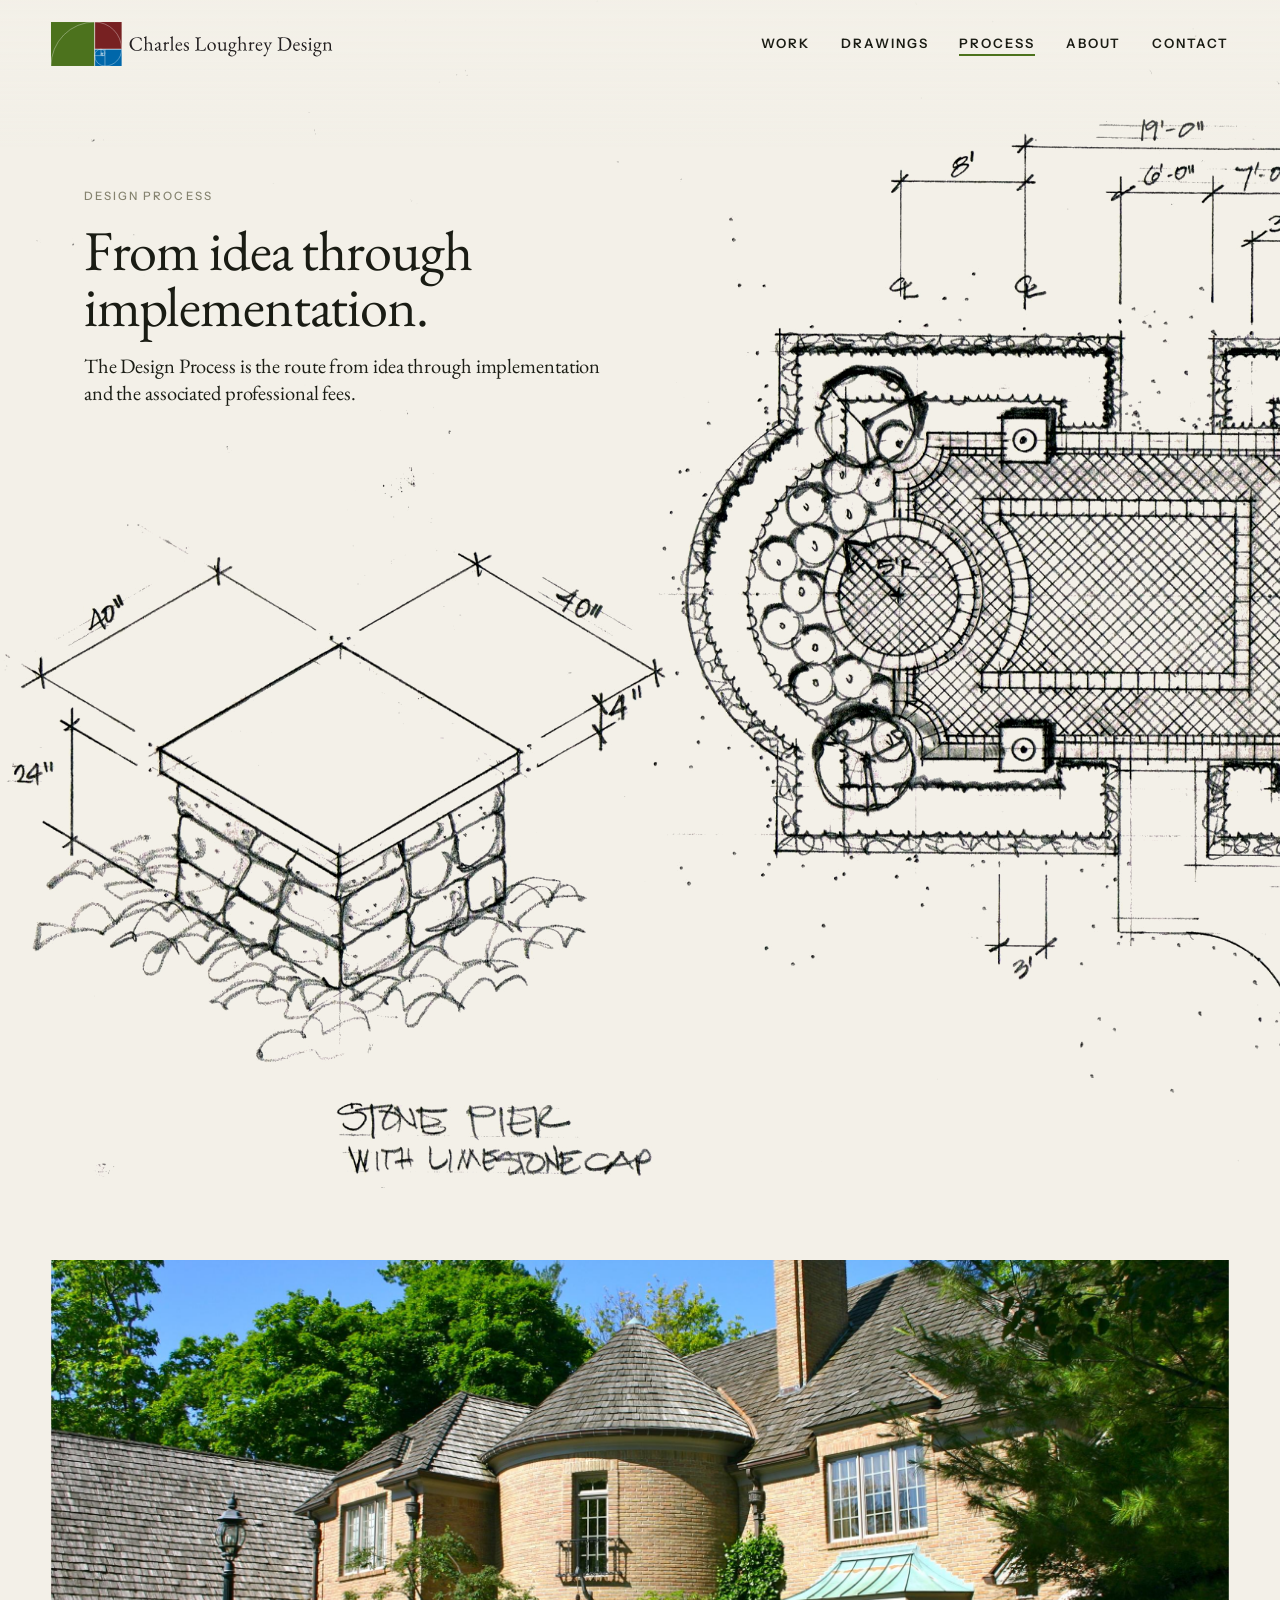
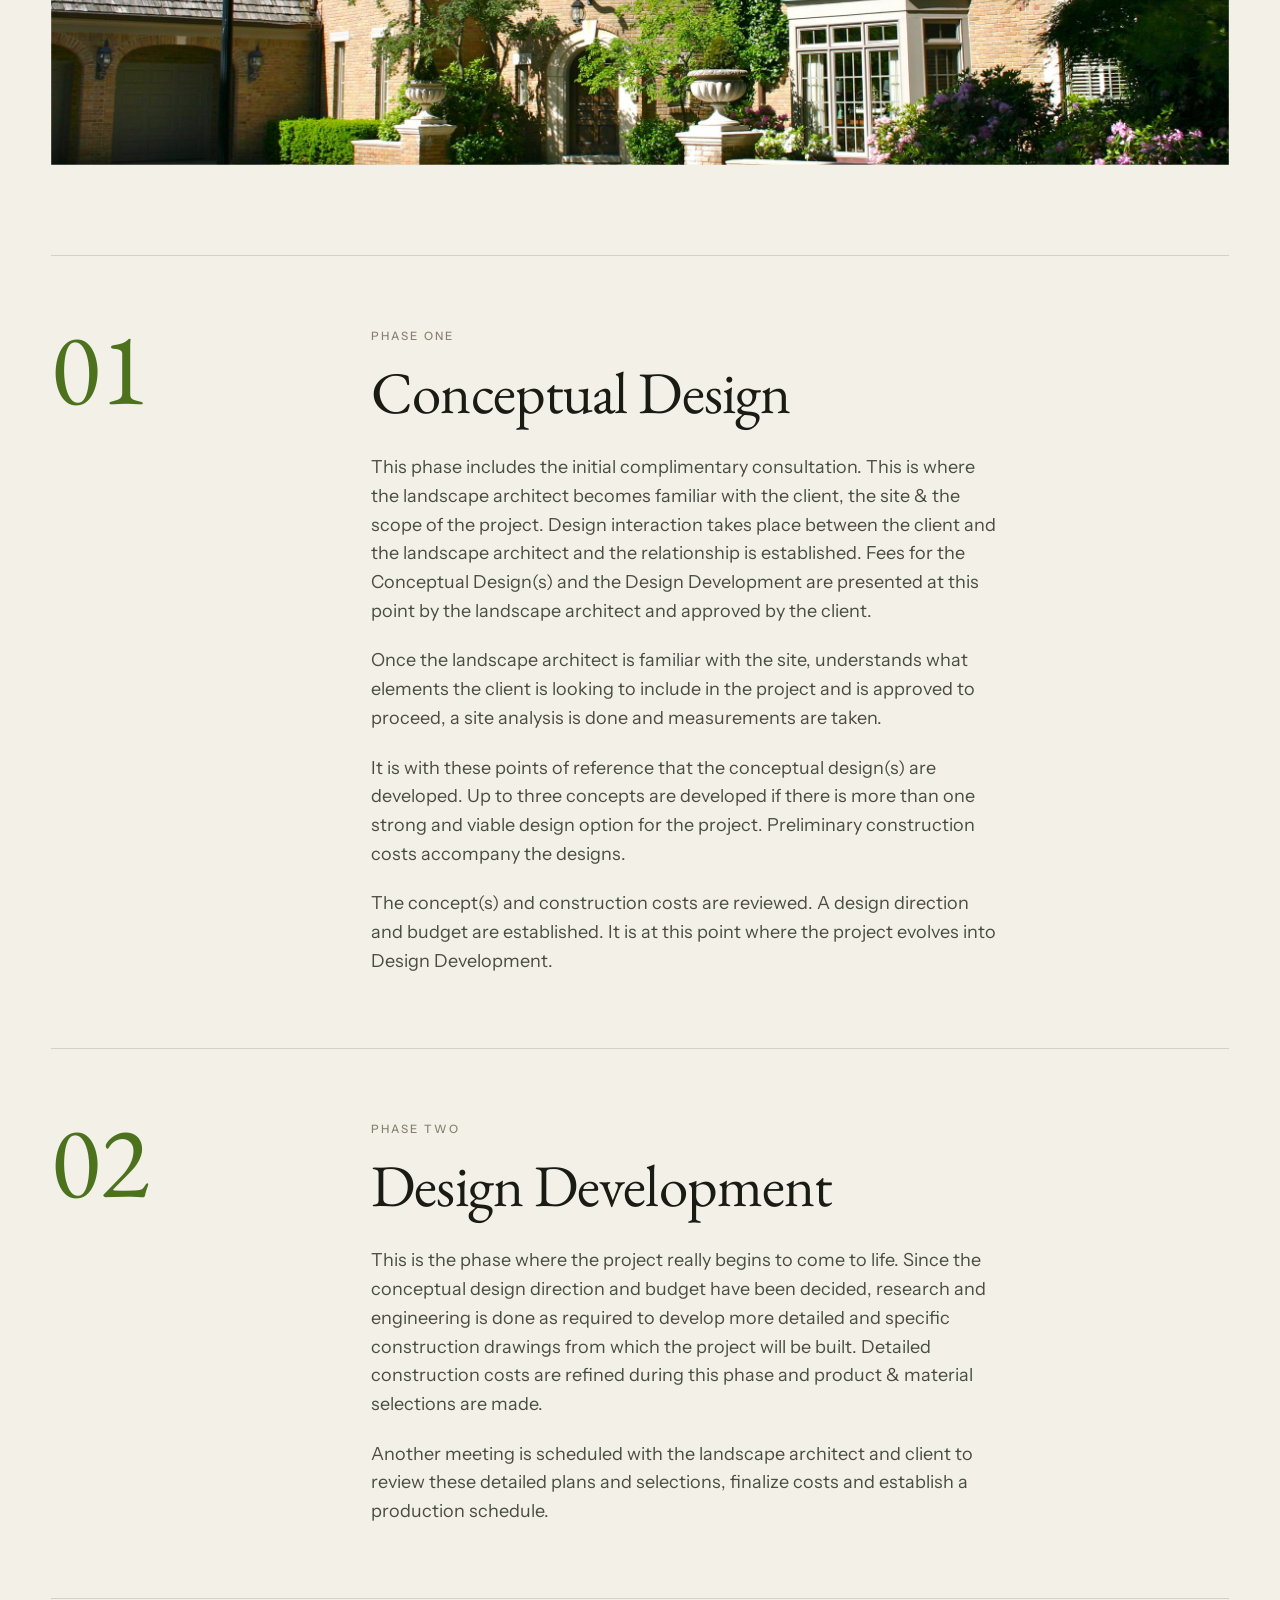
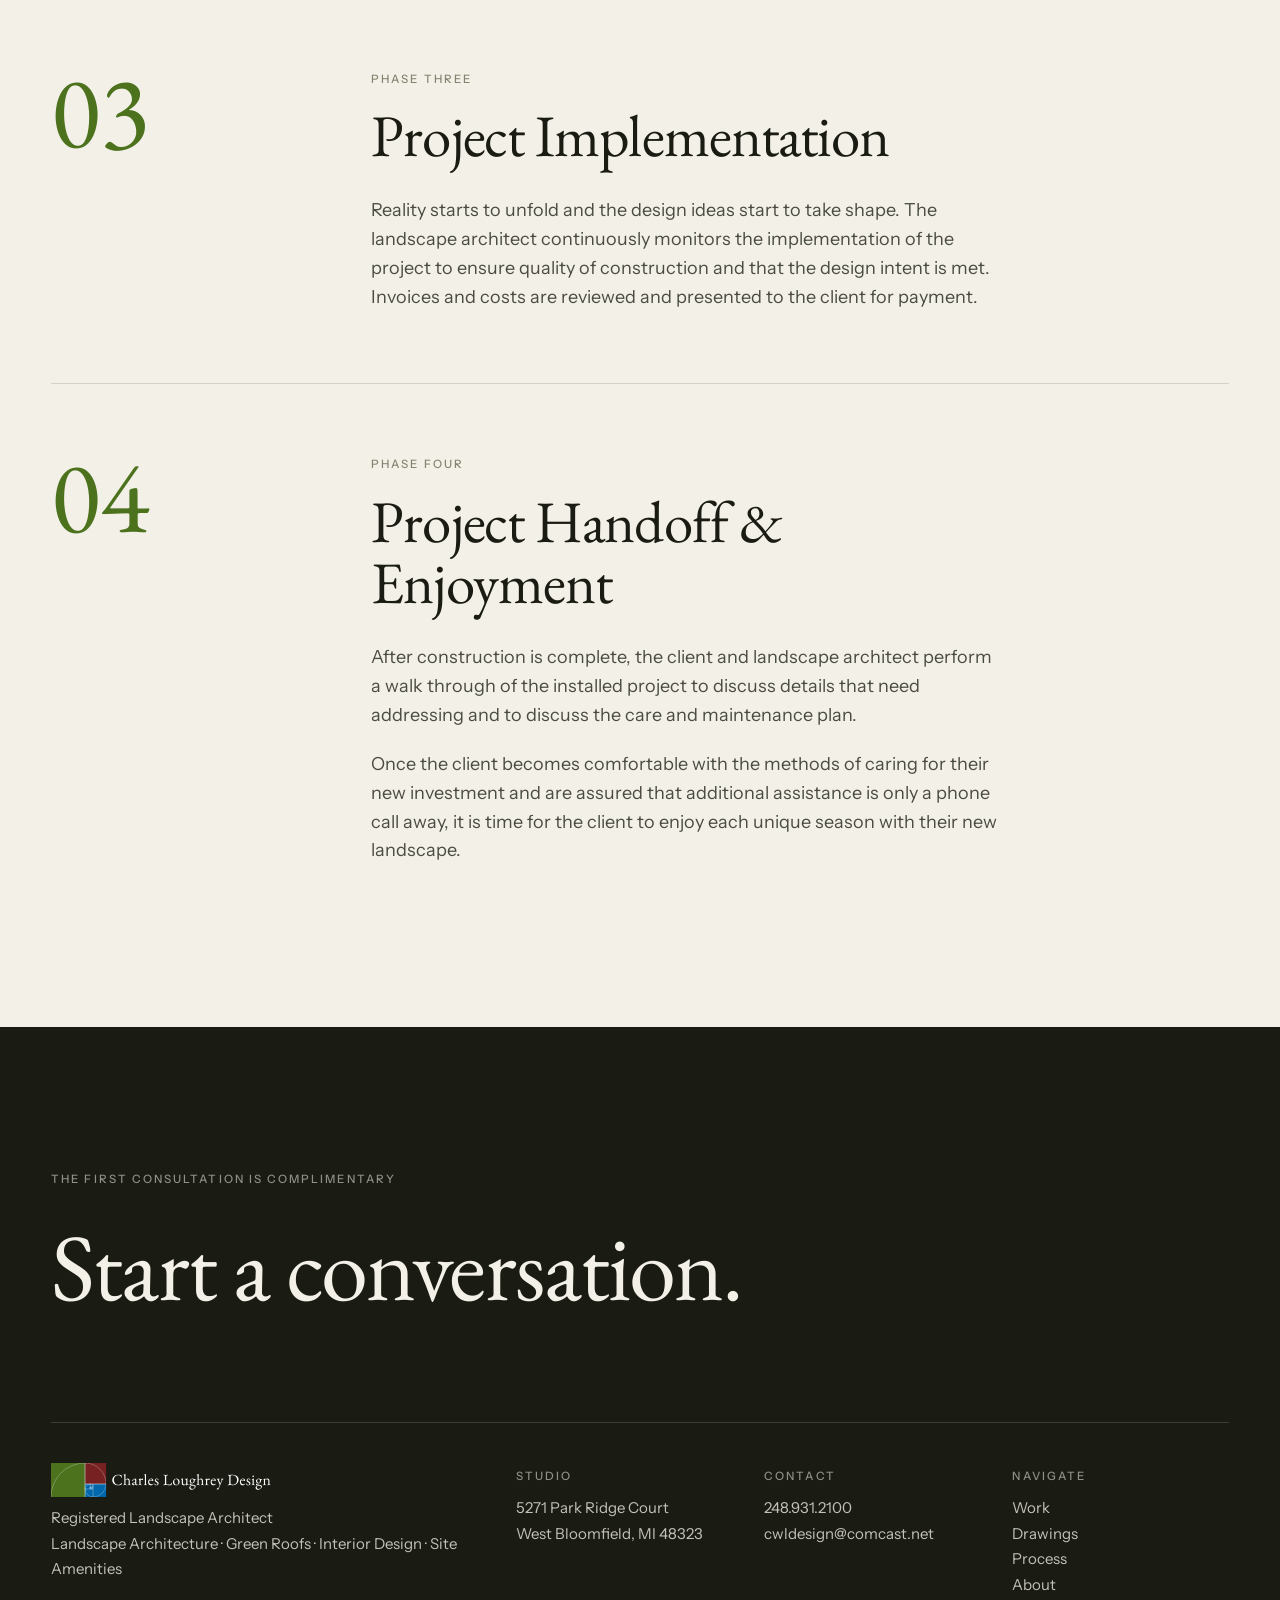
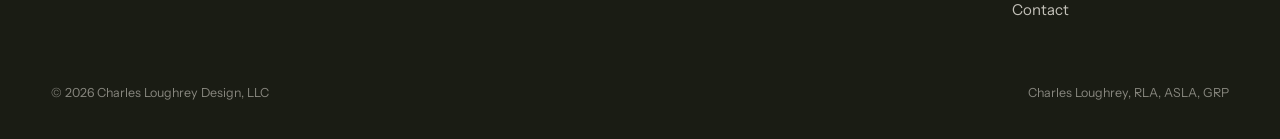
<file: process.html>
<!doctype html>
<html lang="en">
<head>
<meta charset="utf-8">
<meta name="viewport" content="width=device-width, initial-scale=1">
<title>Design Process | Charles Loughrey Design</title>
<meta name="description" content="The four phase design process of Charles Loughrey Design, from the complimentary first consultation to project handoff.">
<meta name="theme-color" content="#F3F0E8">
<meta property="og:title" content="Design Process | Charles Loughrey Design">
<meta property="og:description" content="The four phase design process of Charles Loughrey Design, from the complimentary first consultation to project handoff.">
<meta property="og:type" content="website">
<meta property="og:image" content="https://landon358.github.io/charlesloughrey/assets/og-image.jpg">
<meta property="og:url" content="https://landon358.github.io/charlesloughrey/process.html">
<meta name="twitter:card" content="summary_large_image">
<link rel="apple-touch-icon" href="assets/apple-touch-icon.png">
<link rel="icon" href="assets/logo/cld-mark.svg" type="image/svg+xml">
<link rel="preconnect" href="https://fonts.googleapis.com">
<link rel="preconnect" href="https://fonts.gstatic.com" crossorigin>
<link href="https://fonts.googleapis.com/css2?family=EB+Garamond:ital,wght@0,400;0,500;1,400&family=Instrument+Sans:wght@400;500;600&display=swap" rel="stylesheet">
<link rel="stylesheet" href="assets/css/site.css?v=1aa332a3">

</head>
<body>
<a class="skip" href="#main">Skip to content</a>
<header class="site-header">
  <div class="wrap">
    
    <a class="brand" href="index.html" aria-label="Charles Loughrey Design, home">
      <img class="on-light" src="assets/logo/cld-logo-horizontal.svg" alt="Charles Loughrey Design" width="326" height="52">
      <img class="on-dark" src="assets/logo/cld-logo-horizontal-white.svg" alt="" width="326" height="52">
    </a>
    <nav class="nav" aria-label="Primary"><a href="portfolio.html">Work</a><a href="drawings.html">Drawings</a><a href="process.html" aria-current="page">Process</a><a href="about.html">About</a><a href="contact.html">Contact</a></nav>
    <button class="menu-btn" aria-label="Menu" aria-expanded="false" aria-controls="menu"><span></span><span></span></button>
  </div>
</header>
<div class="menu" id="menu" aria-hidden="true">
  <nav aria-label="Mobile"><a class="big" href="index.html">Home</a><a class="big" href="portfolio.html">Work</a><a class="big" href="drawings.html">Drawings</a><a class="big" href="process.html">Process</a><a class="big" href="about.html">About</a><a class="big" href="contact.html">Contact</a></nav>
  <div class="meta"><a href="tel:+12489312100">248.931.2100</a><a href="mailto:cwldesign@comcast.net">cwldesign@comcast.net</a><span>West Bloomfield, Michigan</span></div>
</div>
<main id="main" class="page-fade">

<article class="plate page-plate" data-ar="1.5000" data-region="3,5,34,40">
  <div class="plate-pin">
    <div class="plate-canvas"><img src="assets/drawings/bunnell-patio.jpg" width="2400" height="1600" alt="" loading="lazy"></div>
    <div class="plate-text"><span class="label">Design Process</span><h1 class="display">From idea through implementation.</h1><p class="lede">The Design Process is the route from idea through implementation and the associated professional fees.</p></div>
  </div>
</article>
<div class="wrap" style="margin-top:clamp(48px,8vh,110px)"><div class="tile reveal-img" style="aspect-ratio:21/9"><img src="assets/hero/cld-29-2400.jpg" alt="" loading="lazy"></div></div>
<section class="wrap" style="padding:clamp(60px,10vh,120px) var(--gutter)">
<article class="phase-long reveal">
  <span class="num">01</span>
  <div><span class="label" style="display:block;margin-bottom:18px">Phase One</span><h2 class="h2">Conceptual Design</h2><div class="prose"><p>This phase includes the initial complimentary consultation. This is where the landscape architect becomes familiar with the client, the site &amp; the scope of the project. Design interaction takes place between the client and the landscape architect and the relationship is established. Fees for the Conceptual Design(s) and the Design Development are presented at this point by the landscape architect and approved by the client.</p><p>Once the landscape architect is familiar with the site, understands what elements the client is looking to include in the project and is approved to proceed, a site analysis is done and measurements are taken.</p><p>It is with these points of reference that the conceptual design(s) are developed. Up to three concepts are developed if there is more than one strong and viable design option for the project. Preliminary construction costs accompany the designs.</p><p>The concept(s) and construction costs are reviewed. A design direction and budget are established. It is at this point where the project evolves into Design Development.</p></div></div>
  <span></span>
</article>
<article class="phase-long reveal">
  <span class="num">02</span>
  <div><span class="label" style="display:block;margin-bottom:18px">Phase Two</span><h2 class="h2">Design Development</h2><div class="prose"><p>This is the phase where the project really begins to come to life. Since the conceptual design direction and budget have been decided, research and engineering is done as required to develop more detailed and specific construction drawings from which the project will be built. Detailed construction costs are refined during this phase and product &amp; material selections are made.</p><p>Another meeting is scheduled with the landscape architect and client to review these detailed plans and selections, finalize costs and establish a production schedule.</p></div></div>
  <span></span>
</article>
<article class="phase-long reveal">
  <span class="num">03</span>
  <div><span class="label" style="display:block;margin-bottom:18px">Phase Three</span><h2 class="h2">Project Implementation</h2><div class="prose"><p>Reality starts to unfold and the design ideas start to take shape. The landscape architect continuously monitors the implementation of the project to ensure quality of construction and that the design intent is met. Invoices and costs are reviewed and presented to the client for payment.</p></div></div>
  <span></span>
</article>
<article class="phase-long reveal">
  <span class="num">04</span>
  <div><span class="label" style="display:block;margin-bottom:18px">Phase Four</span><h2 class="h2">Project Handoff &amp; Enjoyment</h2><div class="prose"><p>After construction is complete, the client and landscape architect perform a walk through of the installed project to discuss details that need addressing and to discuss the care and maintenance plan.</p><p>Once the client becomes comfortable with the methods of caring for their new investment and are assured that additional assistance is only a phone call away, it is time for the client to enjoy each unique season with their new landscape.</p></div></div>
  <span></span>
</article></section>

</main>
<footer class="site-footer">
  <div class="wrap">
    <div class="footer-cta">
      <span class="label">The first consultation is complimentary</span>
      <p class="display"><a href="contact.html">Start a conversation.</a></p>
    </div>
    <div class="footer-cols">
      <div><img class="footer-mark" src="assets/logo/cld-logo-horizontal-white.svg" alt="Charles Loughrey Design" width="220" height="35"><p>Registered Landscape Architect<br>Landscape Architecture · Green Roofs · Interior Design · Site Amenities</p></div>
      <div><span class="label">Studio</span><p>5271 Park Ridge Court<br>West Bloomfield, MI 48323</p></div>
      <div><span class="label">Contact</span><p><a href="tel:+12489312100">248.931.2100</a><br><a href="mailto:cwldesign@comcast.net?subject=Request%20for%20Information">cwldesign@comcast.net</a></p></div>
      <div><span class="label">Navigate</span><p><a href="portfolio.html">Work</a><br><a href="drawings.html">Drawings</a><br><a href="process.html">Process</a><br><a href="about.html">About</a><br><a href="contact.html">Contact</a></p></div>
    </div>
    <div class="footer-legal"><span>© <span data-year>2026</span> Charles Loughrey Design, LLC</span><span>Charles Loughrey, RLA, ASLA, GRP</span></div>
  </div>
</footer>
<div class="lightbox" role="dialog" aria-modal="true" aria-label="Image viewer" aria-hidden="true">
  <div class="lb-top"><span class="lb-idx"></span><button class="lb-btn" data-lb-close aria-label="Close"><svg viewBox="0 0 16 16" fill="none" stroke="currentColor" stroke-width="1.4"><path d="M2 2l12 12M14 2L2 14"/></svg></button></div>
  <div class="lb-stage"><img alt=""></div>
  <div class="lb-bot"><span class="lb-cap"></span><div class="lb-nav"><button class="lb-btn" data-lb-prev aria-label="Previous"><svg viewBox="0 0 16 16" fill="none" stroke="currentColor" stroke-width="1.4"><path d="M15 8H2M7 3L2 8l5 5"/></svg></button><button class="lb-btn" data-lb-next aria-label="Next"><svg viewBox="0 0 16 16" fill="none" stroke="currentColor" stroke-width="1.4"><path d="M1 8h13M9 3l5 5-5 5"/></svg></button></div></div>
</div>
<script src="assets/js/lenis.min.js"></script>
<script src="assets/js/site.js?v=09c32210"></script>
</body>
</html>
</file>
<file: assets/css/site.css>
/* Charles Loughrey Design — site styles
   Paper ground shared by every page so the drawings (multiplied onto it) read as one sheet. */

@view-transition { navigation: auto; }

:root {
  --paper: #F3F0E8;
  --paper-2: #ECE8DD;
  --ink: #1A1C14;
  --ink-2: #4A4C42;
  --stone: #85836F;
  --rule: rgba(26, 28, 20, .14);
  --green: #4C721D;
  --green-deep: #33501A;
  --oxblood: #772122;
  --blue: #0067AA;

  --serif: "EB Garamond", "Garamond", "Times New Roman", serif;
  --sans: "Instrument Sans", "Helvetica Neue", Arial, sans-serif;

  --gutter: clamp(20px, 4vw, 64px);
  --max: 1680px;
  --ease: cubic-bezier(.22, .8, .24, 1);
  --ease-io: cubic-bezier(.7, 0, .2, 1);
  --header-h: 88px;
}

*, *::before, *::after { box-sizing: border-box; }
html { -webkit-text-size-adjust: 100%; }
html.lenis, html.lenis body { height: auto; }
.lenis.lenis-smooth { scroll-behavior: auto !important; }
.lenis.lenis-stopped { overflow: hidden; }

body {
  margin: 0;
  background: var(--paper);
  color: var(--ink);
  font: 400 17px/1.6 var(--sans);
  -webkit-font-smoothing: antialiased;
  text-rendering: optimizeLegibility;
}
img { display: block; max-width: 100%; height: auto; }
a { color: inherit; text-decoration: none; }
button { font: inherit; color: inherit; background: none; border: 0; padding: 0; cursor: pointer; }
::selection { background: var(--green); color: #fff; }

.wrap { width: 100%; max-width: var(--max); margin: 0 auto; padding: 0 var(--gutter); }

/* ---------- type ---------- */
.label {
  font: 500 11.5px/1.4 var(--sans);
  letter-spacing: .18em;
  text-transform: uppercase;
  color: var(--stone);
}
.display {
  font-family: var(--serif);
  font-weight: 400;
  font-size: clamp(44px, 7.4vw, 124px);
  line-height: .98;
  letter-spacing: -.02em;
  margin: 0;
}
.h2 {
  font-family: var(--serif);
  font-weight: 400;
  font-size: clamp(34px, 4.6vw, 72px);
  line-height: 1.04;
  letter-spacing: -.015em;
  margin: 0;
}
.h3 {
  font-family: var(--serif);
  font-weight: 400;
  font-size: clamp(24px, 2.2vw, 34px);
  line-height: 1.15;
  margin: 0;
}
.lede {
  font-family: var(--serif);
  font-size: clamp(22px, 2.1vw, 32px);
  line-height: 1.32;
  letter-spacing: -.005em;
  margin: 0;
}
.prose p { margin: 0 0 1.15em; max-width: 62ch; color: var(--ink-2); }
.prose p:last-child { margin-bottom: 0; }
em { font-style: italic; }

.link {
  display: inline-flex; align-items: center; gap: .7em;
  font: 500 13px/1 var(--sans); letter-spacing: .14em; text-transform: uppercase;
  padding-bottom: 6px; position: relative;
}
.link::after {
  content: ""; position: absolute; left: 0; right: 0; bottom: 0; height: 1px;
  background: currentColor; transform-origin: right; transition: transform .6s var(--ease);
}
.link:hover::after { transform: scaleX(0); }
.link .arr { transition: transform .5s var(--ease); }
.link:hover .arr { transform: translateX(4px); }

/* ---------- header ---------- */
.site-header {
  position: fixed; inset: 0 0 auto 0; z-index: 50;
  height: var(--header-h);
  display: flex; align-items: center;
  transition: background-color .5s var(--ease), color .5s var(--ease), transform .6s var(--ease), height .5s var(--ease);
  view-transition-name: site-header;
}
.site-header .wrap { display: flex; align-items: center; justify-content: space-between; gap: 24px; }
.brand { display: block; position: relative; width: clamp(232px, 22vw, 326px); }
.brand img { width: 100%; transition: opacity .5s var(--ease); }
.brand .on-dark { position: absolute; inset: 0; opacity: 0; }
.nav { display: flex; gap: clamp(18px, 2.4vw, 40px); }
.nav a {
  font: 600 13px/1 var(--sans); letter-spacing: .15em; text-transform: uppercase;
  position: relative; padding: 8px 0;
}
.nav a::after {
  content: ""; position: absolute; left: 0; right: 0; bottom: 2px; height: 1px; background: currentColor;
  transform: scaleX(0); transform-origin: left; transition: transform .6s var(--ease);
}
.nav a:hover::after, .nav a[aria-current="page"]::after { transform: scaleX(1); }
.nav a[aria-current="page"]::after { background: var(--green); height: 2px; }

/* header over the hero: white logo + white nav */
.site-header.is-over-dark { color: #fff; }
.site-header.is-over-dark .brand .on-dark { opacity: 1; }
.site-header.is-over-dark .brand .on-light { opacity: 0; }
.site-header.is-over-dark .nav a[aria-current="page"]::after { background: #fff; }
.site-header.is-scrolled {
  background: rgba(243, 240, 232, .86);
  -webkit-backdrop-filter: blur(14px) saturate(1.2);
  backdrop-filter: blur(14px) saturate(1.2);
  --header-h: 72px; color: var(--ink);
}
.site-header.is-scrolled .brand .on-dark { opacity: 0; }
.site-header.is-scrolled .brand .on-light { opacity: 1; }
.site-header.is-hidden { transform: translateY(-100%); }

.menu-btn { display: none; width: 44px; height: 44px; position: relative; margin-right: -10px; }
.menu-btn span {
  position: absolute; left: 11px; right: 11px; height: 1.5px; background: currentColor;
  transition: transform .5s var(--ease), top .5s var(--ease);
}
.menu-btn span:nth-child(1) { top: 18px; }
.menu-btn span:nth-child(2) { top: 25px; }
.menu-open .menu-btn span:nth-child(1) { top: 21.5px; transform: rotate(45deg); }
.menu-open .menu-btn span:nth-child(2) { top: 21.5px; transform: rotate(-45deg); }

.menu {
  position: fixed; inset: 0; z-index: 45; background: var(--paper);
  display: flex; flex-direction: column; justify-content: flex-end;
  padding: 120px var(--gutter) 40px;
  clip-path: inset(0 0 100% 0); transition: clip-path .8s var(--ease-io);
  visibility: hidden;
}
.menu-open .menu { clip-path: inset(0 0 0 0); visibility: visible; }
.menu a.big {
  font-family: var(--serif); font-size: clamp(44px, 12vw, 72px); line-height: 1.08;
  display: block; opacity: 0; transform: translateY(24px);
  transition: opacity .6s var(--ease), transform .8s var(--ease);
}
.menu-open .menu a.big { opacity: 1; transform: none; }
.menu-open .menu a.big:nth-child(2) { transition-delay: .05s; }
.menu-open .menu a.big:nth-child(3) { transition-delay: .1s; }
.menu-open .menu a.big:nth-child(4) { transition-delay: .15s; }
.menu-open .menu a.big:nth-child(5) { transition-delay: .2s; }
.menu-open .menu a.big:nth-child(6) { transition-delay: .25s; }
.menu .meta { margin-top: 40px; display: grid; gap: 4px; color: var(--ink-2); font-size: 15px; }
.menu-open .site-header { color: var(--ink); background: transparent; backdrop-filter: none; -webkit-backdrop-filter: none; }
.menu-open .site-header .brand .on-dark { opacity: 0; }
.menu-open .site-header .brand .on-light { opacity: 1; }

@media (max-width: 900px) {
  :root { --header-h: 72px; }
  .nav { display: none; }
  .menu-btn { display: block; }
}

/* ---------- hero slideshow ---------- */
.hero {
  position: relative; height: 100vh; height: 100svh; min-height: 560px;
  overflow: hidden; background: #11130d; color: #fff;
}
.hero-slides { position: absolute; inset: 0; }
.hero-slide {
  position: absolute; inset: 0; opacity: 0;
  transition: opacity 1.8s var(--ease-io);
}
.hero-slide img {
  width: 100%; height: 100%; object-fit: cover;
  transform: scale(1.12); transform-origin: var(--origin, 50% 50%);
}
.hero-slide.is-active { opacity: 1; z-index: 2; }
.hero-slide.is-leaving { opacity: 0; z-index: 1; transition-duration: 1.8s; }
.hero-slide.is-active img, .hero-slide.is-leaving img { animation: kenburns 9s linear forwards; }
@keyframes kenburns { from { transform: scale(1.12); } to { transform: scale(1.0); } }

.hero::after {
  content: ""; position: absolute; inset: 0; z-index: 3; pointer-events: none;
  background:
    linear-gradient(180deg, rgba(12,14,9,.42) 0%, rgba(12,14,9,0) 22%),
    linear-gradient(0deg, rgba(12,14,9,.62) 0%, rgba(12,14,9,.18) 38%, rgba(12,14,9,0) 60%);
}
.hero-content {
  position: absolute; z-index: 4; left: 0; right: 0; bottom: 0;
  padding-bottom: clamp(28px, 5vh, 56px);
}
.hero-content .wrap { display: grid; grid-template-columns: 1fr auto; align-items: end; gap: 32px; }
.hero .label { color: rgba(255,255,255,.78); margin-bottom: 22px; display: block; }
.hero .display { max-width: 11ch; }
.hero-meta { display: grid; justify-items: end; gap: 18px; font: 500 12px/1 var(--sans); letter-spacing: .14em; }
.hero-count { font-variant-numeric: tabular-nums; }
.hero-count b { font-weight: 500; }
.hero-progress { width: 140px; height: 1px; background: rgba(255,255,255,.3); overflow: hidden; }
.hero-progress i { display: block; height: 100%; background: #fff; transform-origin: left; transform: scaleX(0); }
.hero-ctrl { display: flex; gap: 6px; }
.hero-ctrl button {
  width: 40px; height: 40px; border-radius: 50%; border: 1px solid rgba(255,255,255,.4);
  display: grid; place-items: center; transition: background .3s, border-color .3s;
}
.hero-ctrl button:hover { background: rgba(255,255,255,.14); border-color: #fff; }
.hero-ctrl svg { width: 14px; height: 14px; }
.scroll-cue {
  position: absolute; z-index: 4; left: 50%; bottom: 22px; width: 1px; height: 54px;
  background: rgba(255,255,255,.28); overflow: hidden; transform: translateX(-50%);
}
.scroll-cue::after {
  content: ""; position: absolute; inset: 0; background: #fff;
  animation: cue 2.4s var(--ease-io) infinite;
}
@keyframes cue { 0% { transform: translateY(-100%); } 60%,100% { transform: translateY(100%); } }
@media (max-width: 700px) {
  .hero-content .wrap { grid-template-columns: 1fr; }
  .hero-meta { justify-items: start; grid-auto-flow: column; align-items: center; justify-content: space-between; }
  .scroll-cue { display: none; }
}

/* ---------- page hero (inner pages) ---------- */
.page-head { padding: calc(var(--header-h) + clamp(60px, 12vh, 150px)) 0 clamp(48px, 8vh, 96px); }
.page-head .label { display: block; margin-bottom: 26px; }
.page-head .lede { margin-top: 34px; max-width: 34ch; color: var(--ink-2); }

.section { padding: clamp(80px, 14vh, 180px) 0; }
.rule { height: 1px; background: var(--rule); border: 0; margin: 0; }

/* ---------- drawings: seamless sheet ---------- */
.sheet { position: relative; overflow: hidden; background: var(--paper); }
.sheet-intro {
  display: grid; grid-template-columns: minmax(0, 1fr) minmax(0, 1.3fr);
  gap: clamp(32px, 6vw, 120px); align-items: end;
  padding-top: clamp(90px, 16vh, 200px);
}
.sheet-intro .label { display: block; margin-bottom: 28px; }
.sheet-flow { position: relative; padding: clamp(40px, 8vh, 110px) 0 clamp(60px, 10vh, 140px); }

/* each drawing is multiplied onto the paper and feathered at the edges, so the white
   paper of the scan disappears and neighbouring drawings run into one another */
.drawing {
  position: relative;
  mix-blend-mode: multiply;
  will-change: transform;
}
.drawing img {
  width: 100%;
  filter: saturate(.92) contrast(1.02);
}
.drawing figcaption {
  mix-blend-mode: normal; margin-top: 10px;
  font: 500 11px/1.4 var(--sans); letter-spacing: .18em; text-transform: uppercase; color: var(--stone);
}
.flow-row { position: relative; display: grid; grid-template-columns: repeat(12, minmax(0, 1fr)); column-gap: var(--gutter); }
.flow-row + .flow-row { margin-top: clamp(56px, 7vw, 130px); }
.note { position: relative; z-index: 2; }
.flow-a .drawing { grid-column: 1 / span 8; }
.flow-a .note { grid-column: 9 / span 4; align-self: end; padding-bottom: 12%; }
.flow-b .drawing { grid-column: 5 / span 8; grid-row: 1; }
.flow-b .note { grid-column: 1 / span 4; grid-row: 1; align-self: center; }
.flow-c .drawing { grid-column: 2 / span 7; }
.flow-c .note { grid-column: 9 / span 4; align-self: center; }
.note .lede { font-size: clamp(22px, 2vw, 30px); }
.note .label { display: block; margin-bottom: 16px; }
.sheet-end { display: flex; justify-content: space-between; align-items: end; gap: 24px; flex-wrap: wrap; padding-bottom: clamp(80px, 12vh, 160px); }
.sheet-end blockquote { margin: 0; max-width: 20ch; }

@media (max-width: 900px) {
  .sheet-intro { grid-template-columns: 1fr; }
  .flow-row { grid-template-columns: 1fr; }
  .flow-row + .flow-row { margin-top: 24px; }
  .flow-row .drawing, .flow-row .note { grid-column: 1 !important; grid-row: auto !important; }
  .flow-b .drawing { order: 0; }
  .note { padding: 0 0 12px; }
}

/* ---------- award strip ---------- */
.award {
  display: grid; grid-template-columns: auto 1fr auto; gap: clamp(20px, 3vw, 48px); align-items: center;
  padding: 30px 0; border-top: 1px solid var(--rule); border-bottom: 1px solid var(--rule);
}
.award .seal {
  width: 58px; height: 58px; border-radius: 50%; border: 1px solid var(--oxblood); color: var(--oxblood);
  display: grid; place-items: center; font: 500 11px/1 var(--sans); letter-spacing: .1em;
}
.award .h3 { font-size: clamp(20px, 1.8vw, 28px); }
.award .label { color: var(--oxblood); }
@media (max-width: 700px) { .award { grid-template-columns: auto 1fr; } .award .label:last-child { grid-column: 1 / -1; } }

/* ---------- intro split ---------- */
.split { display: grid; grid-template-columns: minmax(0, 5fr) minmax(0, 7fr); gap: clamp(32px, 6vw, 120px); align-items: start; }
.split .label { display: block; margin-bottom: 26px; }
@media (max-width: 900px) { .split { grid-template-columns: 1fr; } }

/* ---------- selected work ---------- */
.work-grid {
  display: grid; grid-template-columns: repeat(12, minmax(0, 1fr)); gap: var(--gutter);
  align-items: start; margin-top: clamp(48px, 7vh, 90px);
}
.tile { display: block; position: relative; overflow: hidden; background: var(--paper-2); }
.tile img { width: 100%; height: 100%; object-fit: cover; transition: transform 1.4s var(--ease); }
.tile:hover img { transform: scale(1.04); }
.tile-cap { display: flex; justify-content: space-between; margin-top: 12px; }
.w1 { grid-column: 1 / span 7; } .w1 .tile { aspect-ratio: 4 / 3; }
.w2 { grid-column: 9 / span 4; margin-top: 22%; } .w2 .tile { aspect-ratio: 3 / 4; }
.w3 { grid-column: 2 / span 4; margin-top: -8%; } .w3 .tile { aspect-ratio: 4 / 5; }
.w4 { grid-column: 7 / span 6; margin-top: 6%; } .w4 .tile { aspect-ratio: 3 / 2; }
@media (max-width: 800px) {
  .work-grid { grid-template-columns: 1fr; }
  .w1, .w2, .w3, .w4 { grid-column: 1; margin-top: 0; }
}

/* ---------- process ---------- */
.phases { display: grid; grid-template-columns: repeat(4, minmax(0, 1fr)); border-top: 1px solid var(--rule); margin-top: clamp(48px, 7vh, 90px); }
.phase { padding: 28px 28px 0 0; }
.phase + .phase { padding-left: 28px; border-left: 1px solid var(--rule); }
.phase .num { font: 400 15px/1 var(--serif); color: var(--green); display: block; margin-bottom: 44px; }
.phase .h3 { margin-bottom: 14px; }
.phase p { color: var(--ink-2); font-size: 15.5px; margin: 0; }
@media (max-width: 1000px) {
  .phases { grid-template-columns: 1fr 1fr; }
  .phase:nth-child(3) { border-left: 0; padding-left: 0; }
  .phase { padding-bottom: 36px; }
}
@media (max-width: 600px) {
  .phases { grid-template-columns: 1fr; }
  .phase, .phase + .phase { padding-left: 0; border-left: 0; border-bottom: 1px solid var(--rule); }
}

/* process page: long form */
.phase-long { display: grid; grid-template-columns: minmax(0, 3fr) minmax(0, 7fr) minmax(0, 2fr); gap: var(--gutter); padding: clamp(48px, 8vh, 96px) 0; border-top: 1px solid var(--rule); }
.phase-long .num { font-family: var(--serif); font-size: clamp(64px, 8vw, 128px); line-height: .8; color: var(--green); }
.phase-long .h2 { margin-bottom: 30px; }
.phase-long .prose p { font-size: 18px; }
@media (max-width: 900px) { .phase-long { grid-template-columns: 1fr; } .phase-long .num { font-size: 64px; } }

/* ---------- portfolio ---------- */
.filters { display: flex; flex-wrap: wrap; gap: 8px 10px; margin-top: 40px; }
.filters button {
  font: 500 12px/1 var(--sans); letter-spacing: .12em; text-transform: uppercase;
  padding: 11px 16px; border: 1px solid var(--rule); border-radius: 999px; transition: all .35s var(--ease);
}
.filters button:hover { border-color: var(--ink); }
.filters button[aria-pressed="true"] { background: var(--ink); color: var(--paper); border-color: var(--ink); }
.filters sup { font-size: 9px; margin-left: 4px; opacity: .6; }
.masonry { columns: 3 320px; column-gap: var(--gutter); padding-bottom: clamp(80px, 12vh, 160px); }
.masonry .item { break-inside: avoid; margin: 0 0 var(--gutter); display: block; width: 100%; text-align: left; transition: opacity .5s var(--ease); }
.masonry .item.is-hidden { display: none; }
.masonry .item .tile { width: 100%; }
.masonry .item .tile img { height: auto; }
.masonry .item .label { display: block; margin-top: 10px; }

/* drawings page archive */
.sheet-grid { columns: 4 240px; column-gap: calc(var(--gutter) * .75); padding-bottom: clamp(80px, 12vh, 160px); }
.sheet-grid .drawing { break-inside: avoid; margin-bottom: calc(var(--gutter) * .75); display: block; width: 100%; }

/* ---------- lightbox ---------- */
.lightbox {
  position: fixed; inset: 0; z-index: 100; background: rgba(14, 15, 11, .96); color: #fff;
  display: grid; grid-template-rows: auto 1fr auto; opacity: 0; visibility: hidden;
  transition: opacity .5s var(--ease), visibility 0s .5s;
}
.lightbox.is-open { opacity: 1; visibility: visible; transition: opacity .5s var(--ease); }
.lightbox.is-paper { background: rgba(243, 240, 232, .98); color: var(--ink); }
.lb-top, .lb-bot { display: flex; justify-content: space-between; align-items: center; padding: 18px var(--gutter); font: 500 12px/1 var(--sans); letter-spacing: .14em; text-transform: uppercase; }
.lb-stage { position: relative; min-height: 0; }
.lb-stage img { position: absolute; inset: 0 var(--gutter); width: calc(100% - 2 * var(--gutter)); height: 100%; object-fit: contain; opacity: 0; transition: opacity .45s var(--ease); }
.lb-stage img.is-in { opacity: 1; }
.lightbox.is-paper .lb-stage img { mix-blend-mode: multiply; }
.lb-btn { width: 44px; height: 44px; border-radius: 50%; border: 1px solid currentColor; display: grid; place-items: center; opacity: .7; transition: opacity .3s; }
.lb-btn:hover { opacity: 1; }
.lb-btn svg { width: 14px; height: 14px; }
.lb-nav { display: flex; gap: 8px; }

/* ---------- about ---------- */
.about-grid { display: grid; grid-template-columns: minmax(0, 4fr) minmax(0, 8fr); gap: clamp(32px, 6vw, 120px); }
.about-aside { position: sticky; top: calc(var(--header-h) + 32px); align-self: start; }
.portrait { width: 100%; max-width: 360px; aspect-ratio: 4 / 5; object-fit: cover; filter: grayscale(.2); }
.about-aside dl { margin: 28px 0 0; display: grid; gap: 14px; }
.about-aside dt { font: 500 11px/1.4 var(--sans); letter-spacing: .18em; text-transform: uppercase; color: var(--stone); }
.about-aside dd { margin: 0; font-family: var(--serif); font-size: 20px; }
.about-body .prose p { font-size: 19px; line-height: 1.65; }
.about-body .prose p:first-child { font-family: var(--serif); font-size: clamp(26px, 2.4vw, 36px); line-height: 1.3; color: var(--ink); max-width: 30ch; }
.timeline { list-style: none; margin: clamp(60px, 10vh, 120px) 0 0; padding: 0; border-top: 1px solid var(--rule); }
.timeline li { display: grid; grid-template-columns: 110px 1fr auto; gap: 24px; padding: 22px 0; border-bottom: 1px solid var(--rule); align-items: center; }
.timeline .yr { font-family: var(--serif); font-size: 26px; color: var(--green); }
.timeline .what { font-size: 16px; }
.timeline .cert { width: 64px; height: 48px; object-fit: cover; opacity: .85; transition: opacity .3s; }
.timeline button:hover .cert { opacity: 1; }
.timeline li.featured .yr { color: var(--oxblood); }
@media (max-width: 900px) { .about-grid { grid-template-columns: 1fr; } .about-aside { position: static; } .timeline li { grid-template-columns: 70px 1fr auto; } }

/* ---------- contact ---------- */
.contact-grid { display: grid; grid-template-columns: minmax(0, 5fr) minmax(0, 7fr); gap: clamp(32px, 6vw, 120px); padding-bottom: clamp(80px, 12vh, 160px); }
.contact-list { display: grid; gap: 30px; }
.contact-list .label { display: block; margin-bottom: 8px; }
.contact-list .h3 a { background: linear-gradient(currentColor, currentColor) 0 100% / 0 1px no-repeat; transition: background-size .6s var(--ease); }
.contact-list .h3 a:hover { background-size: 100% 1px; }
.form { display: grid; gap: 26px; }
.form .row { display: grid; grid-template-columns: 1fr 1fr; gap: 26px; }
.field { display: grid; gap: 8px; }
.field label { font: 500 11px/1.4 var(--sans); letter-spacing: .18em; text-transform: uppercase; color: var(--stone); }
.field input, .field textarea, .field select {
  font: 400 18px/1.4 var(--sans); color: var(--ink); background: transparent;
  border: 0; border-bottom: 1px solid var(--rule); padding: 10px 0 12px; border-radius: 0;
  transition: border-color .3s;
}
.field textarea { min-height: 140px; resize: vertical; }
.field input:focus, .field textarea:focus, .field select:focus { outline: none; border-color: var(--green); }
.btn {
  justify-self: start; display: inline-flex; align-items: center; gap: 14px;
  background: var(--ink); color: var(--paper); padding: 18px 28px; border-radius: 999px;
  font: 500 12.5px/1 var(--sans); letter-spacing: .16em; text-transform: uppercase;
  transition: background .4s var(--ease);
}
.btn:hover { background: var(--green); }
@media (max-width: 900px) { .contact-grid, .form .row { grid-template-columns: 1fr; } }

/* ---------- footer ---------- */
.site-footer { background: var(--ink); color: var(--paper); padding: clamp(90px, 16vh, 180px) 0 36px; margin-top: 0; }
.site-footer .label { color: rgba(243,240,232,.55); }
.footer-cta { display: grid; gap: 34px; padding-bottom: clamp(70px, 12vh, 140px); }
.footer-cta .display a { background: linear-gradient(currentColor, currentColor) 0 96% / 0 2px no-repeat; transition: background-size .9s var(--ease); }
.footer-cta .display a:hover { background-size: 100% 2px; }
.footer-cols { display: grid; grid-template-columns: 2fr 1fr 1fr 1fr; gap: 32px; padding-top: 40px; border-top: 1px solid rgba(243,240,232,.16); font-size: 15px; }
.footer-cols p { margin: 8px 0 0; color: rgba(243,240,232,.78); line-height: 1.7; }
.footer-cols a:hover { color: #fff; }
.footer-mark { width: 220px; }
.footer-legal { display: flex; justify-content: space-between; gap: 20px; flex-wrap: wrap; margin-top: 60px; font-size: 12.5px; color: rgba(243,240,232,.5); }
@media (max-width: 900px) { .footer-cols { grid-template-columns: 1fr 1fr; } .footer-cols > :first-child { grid-column: 1 / -1; } }

/* ---------- reveal ---------- */
.js .reveal { opacity: 0; transform: translateY(36px); transition: opacity 1.1s var(--ease), transform 1.3s var(--ease); transition-delay: var(--d, 0s); }
.js .reveal.is-in { opacity: 1; transform: none; }
.js .reveal-img { clip-path: inset(12% 0 0 0); transition: clip-path 1.5s var(--ease); }
.js .reveal-img.is-in { clip-path: inset(0 0 0 0); }

/* ---------- page transitions ---------- */
::view-transition-old(root) { animation: .55s var(--ease-io) both vt-out; }
::view-transition-new(root) { animation: .8s var(--ease) both vt-in; }
@keyframes vt-out { to { opacity: 0; transform: translateY(-24px); } }
@keyframes vt-in { from { opacity: 0; transform: translateY(32px); } }
.page-fade { animation: page-in .9s var(--ease) both; }
@keyframes page-in { from { opacity: 0; } }

@media (prefers-reduced-motion: reduce) {
  *, *::before, *::after { animation-duration: .01ms !important; animation-iteration-count: 1 !important; transition-duration: .01ms !important; }
  .js .reveal, .js .reveal-img { opacity: 1; transform: none; clip-path: none; }
  ::view-transition-old(root), ::view-transition-new(root) { animation: none; }
}

.sr-only { position: absolute; width: 1px; height: 1px; overflow: hidden; clip: rect(0 0 0 0); white-space: nowrap; }
.skip { position: absolute; left: -9999px; top: 8px; z-index: 200; background: var(--ink); color: #fff; padding: 10px 16px; }
.skip:focus { left: 8px; }
:focus-visible { outline: 2px solid var(--green); outline-offset: 3px; }

/* ---------- Fibonacci hero: the viewport tiled like the logo ---------- */
.hero-fib { background: var(--green); transition: background-color .2s; }
.hero-fib.is-drawn { background: #fff; }
.hero-fib::after { display: none; }
.fib { position: absolute; inset: 0; isolation: isolate; }
.fib-tile {
  position: absolute; overflow: hidden;
  background: var(--c, var(--blue));
  opacity: 0;
}
.fib-tile.is-in { opacity: 1; }
/* earlier squares sit above later ones, so each shrinking block uncovers the next colour */
.fib-tile:nth-child(1) { z-index: 8; } .fib-tile:nth-child(2) { z-index: 7; } .fib-tile:nth-child(3) { z-index: 6; }
.fib-tile:nth-child(4) { z-index: 5; } .fib-tile:nth-child(5) { z-index: 4; } .fib-tile:nth-child(6) { z-index: 3; }
.fib-tile:nth-child(7) { z-index: 2; } .fib-tile:nth-child(8) { z-index: 1; }
.fib-ready .fib-tile { transition: left 1.1s var(--ease-io), top 1.1s var(--ease-io), width 1.1s var(--ease-io), height 1.1s var(--ease-io); }
.fib-tile img {
  position: absolute; inset: 0; width: 100%; height: 100%; object-fit: cover;
  opacity: 0; transform: scale(1.08);
  transition: opacity 1.4s var(--ease-io), transform 2.6s var(--ease);
}
.fib-tile img.is-on { opacity: 1; transform: scale(1); }
/* the "explosion": frames swap instantly, the first one punches in */
.fib-tile img.shuf { opacity: 1; transform: none; transition: none; }
.fib-tile img.shuf.slide { animation: fib-slide .75s cubic-bezier(.16, 1, .3, 1) both; }
@keyframes fib-slide { from { transform: translate(var(--sx, 100%), var(--sy, 0)); } }
.fib-tile img.settle { transition: opacity 1.1s var(--ease-io), transform 2.4s var(--ease); z-index: 1; }
/* soft shade so the title reads over any photo */
.fib::after {
  content: ""; position: absolute; inset: 0; pointer-events: none; z-index: 10;
  background:
    radial-gradient(60% 50% at 50% 50%, rgba(12,14,9,.42), rgba(12,14,9,0) 75%),
    linear-gradient(180deg, rgba(12,14,9,.35), rgba(12,14,9,0) 18%);
  opacity: 0; transition: opacity 1.6s var(--ease);
}
.hero-fib.is-photos .fib::after { opacity: 1; }
.fib-spiral {
  position: absolute; inset: 0; width: 100%; height: 100%; pointer-events: none; z-index: 9;
}
.fib-spiral path {
  fill: none; stroke: #fff; stroke-width: 1.4; stroke-linecap: round; opacity: .95;
  stroke-dasharray: 99999; stroke-dashoffset: 99999;
}
.fib-ready .fib-spiral path { transition: stroke-dashoffset 2.6s cubic-bezier(.45, 0, .25, 1), opacity 1.2s var(--ease); }
.hero-fib.is-photos .fib-spiral path { opacity: .55; }
.hero-lockup {
  position: absolute; z-index: 10; inset: 0; margin: auto;
  width: fit-content; height: fit-content; max-width: calc(100% - 2 * var(--gutter));
  display: flex; flex-direction: column; align-items: flex-start;
}
.hero-fib .hero-title {
  color: #fff; font-size: clamp(56px, 10.5vw, 196px); line-height: .95; max-width: none;
  text-shadow: 0 2px 40px rgba(0,0,0,.25);
  opacity: 0; transform: translateY(18px);
  transition: opacity 1.2s var(--ease), transform 1.4s var(--ease);
}
.hero-cta {
  /* sized and spaced off the headline so the pair holds together at every width;
     the tiny left offset lines the b's stem up with the foot of the A */
  display: block; line-height: 0;
  margin-top: .1em; margin-left: .02em;
  font-size: clamp(56px, 10.5vw, 196px);
  color: #fff; text-shadow: 0 1px 18px rgba(0,0,0,.35);
  opacity: 0; transform: translateY(12px);
  transition: opacity 1s var(--ease) .35s, transform 1.2s var(--ease) .35s;
}
.hero-cta span {
  display: inline-block; font: 400 max(16px, .135em)/1.2 var(--sans); letter-spacing: .02em;
  text-decoration: underline; text-decoration-thickness: 1px; text-underline-offset: .32em;
  transition: text-underline-offset .4s var(--ease);
}
.hero-cta:hover span { text-underline-offset: .5em; }
.hero-fib.is-titled .hero-title, .hero-fib.is-titled .hero-cta { opacity: 1; transform: none; }
@media (prefers-reduced-motion: reduce) {
  .fib-tile img, .hero-title, .hero-cta { opacity: 1; transform: none; }
}
.site-footer.no-cta { padding-top: clamp(56px, 9vh, 96px); }
.site-footer.no-cta .footer-cols { border-top: 0; padding-top: 0; }

/* ---------- plates: a full-screen drawing, text set in its open ground ---------- */
.plate { position: relative; background: var(--paper); }
.plate-pin {
  position: relative; height: 100vh; height: 100svh; overflow: hidden;
  /* the drawing multiplies onto this, so its white paper becomes exactly the page paper */
  background: var(--paper); isolation: isolate;
}
.plate-canvas { position: absolute; mix-blend-mode: multiply; }
.plate-canvas img { width: 100%; height: 100%; display: block; filter: contrast(1.04); }
.plate-text { position: absolute; z-index: 2; }
/* a little cleared paper behind the words, so stray pencil never fights the type */
.plate-text::before {
  content: ""; position: absolute; inset: -12% -14%; z-index: -1;
  background: radial-gradient(closest-side, var(--paper) 62%, rgba(243, 240, 232, 0));
}
.plate-text .label { display: block; margin-bottom: 18px; }
.plate-text .h2 { font-size: clamp(26px, 2.5vw, 42px); line-height: 1.1; }
.plate-text .display { font-size: clamp(40px, 4.4vw, 80px); line-height: 1; }
.plate-text .lede { font-size: clamp(19px, 1.6vw, 26px); margin-top: 18px; }
.plate-text .prose p { font-size: 15.5px; margin-bottom: .9em; }
.plate-text .link { margin-top: 22px; }
.plate-text > * + * { margin-top: 16px; }
.js .plate-canvas { opacity: 0; transform: scale(1.03); transition: opacity 1.4s var(--ease), transform 2.4s var(--ease); }
.js .plate.is-in .plate-canvas { opacity: 1; transform: none; }
@media (prefers-reduced-motion: reduce) { .js .plate-canvas { opacity: 1; transform: none; } }

/* ---------- header legibility: feathered scrim + soft lift, no visible bar ---------- */
.site-header::before {
  content: ""; position: absolute; left: 0; right: 0; top: 0; height: 170%;
  pointer-events: none; z-index: -1; opacity: 1;
  background: linear-gradient(180deg, rgba(243,240,232,.94) 0%, rgba(243,240,232,.7) 45%, rgba(243,240,232,0) 100%);
  transition: opacity .6s var(--ease), background .6s var(--ease);
}
.site-header.is-over-dark::before {
  background: linear-gradient(180deg, rgba(12,14,9,.46) 0%, rgba(12,14,9,.22) 50%, rgba(12,14,9,0) 100%);
}
.site-header.is-scrolled::before { opacity: 0; }
.site-header.is-over-dark .brand .on-dark,
.site-header.is-over-dark .nav a {
  filter: drop-shadow(0 1px 10px rgba(0,0,0,.35)) drop-shadow(0 0 2px rgba(0,0,0,.18));
}
.menu-open .site-header::before { opacity: 0; }
/* while the hero is still the flat logo, no scrim: it would read as a band on the colour blocks */
body:has(.hero-fib:not(.is-photos)) .site-header::before { opacity: 0; }
/* soft pool of shade under the consultation link so it reads over any photo */
.hero-cta span { position: relative; text-shadow: 0 1px 2px rgba(0,0,0,.45), 0 2px 14px rgba(0,0,0,.55); }
.hero-cta span::before {
  content: ""; position: absolute; z-index: -1; inset: -.9em -1.4em -1.1em;
  background: radial-gradient(closest-side, rgba(10,12,8,.5), rgba(10,12,8,.28) 55%, rgba(10,12,8,0));
  filter: blur(6px); pointer-events: none;
}

/* after the reveal: the big square fills the hero and becomes a montage */
.hero-fib.is-expanded .fib-tile:first-child { z-index: 9; transition-duration: 1.4s; }
.hero-fib.is-undrawn .fib-spiral path { transition: stroke-dashoffset 2.6s cubic-bezier(.55, 0, .35, 1), opacity 1.2s var(--ease); }
.fib-tile img.mont {
  z-index: 2; opacity: 0; transform: scale(1.08);
  transition: opacity .8s var(--ease-io), transform 3.6s linear;
}
.fib-tile img.mont.is-on { opacity: 1; transform: scale(1); }

.plate-text .lede a { text-decoration: underline; text-decoration-thickness: 1px; text-underline-offset: .2em; }
.plate-text .lede a:hover { color: var(--green); }

/* ---------- V2 hero: centred title + logo, consultation link top left ---------- */
.hero-fib .hero-lockup { align-items: center; text-align: center; }
.hero-logo {
  width: clamp(220px, 24vw, 380px); height: auto; margin-top: clamp(22px, 2.8vw, 40px);
  filter: drop-shadow(0 1px 14px rgba(0,0,0,.35));
  opacity: 0; transform: translateY(12px);
  transition: opacity 1s var(--ease) .3s, transform 1.2s var(--ease) .3s;
}
.hero-fib.is-titled .hero-logo { opacity: 1; transform: none; }

.site-header .wrap { position: relative; }
.header-cta {
  position: absolute; left: var(--gutter); top: 50%; z-index: 2;
  margin: 0; font-size: inherit; line-height: 1; display: inline-block;
  opacity: 0; pointer-events: none; transform: translateY(-50%);
  transition: opacity .6s var(--ease);
}
.header-cta span { font-size: clamp(15px, 1.15vw, 17px); }
/* on the home hero the logo lives in the centre, so the corner belongs to the consultation link */
body:has(.hero-fib) .site-header .brand { transition: opacity .6s var(--ease); }
body:has(.hero-fib) .site-header.is-over-dark .brand { opacity: 0; pointer-events: none; }
body:has(.hero-fib.is-titled) .site-header.is-over-dark .header-cta { opacity: 1; pointer-events: auto; }
.menu-open .site-header .brand { opacity: 1 !important; pointer-events: auto !important; }
.menu-open .header-cta { opacity: 0 !important; pointer-events: none !important; }

/* ---------- V2 sequence: deeper shade behind the title while a pale drawing is showing ---------- */
.fib::before {
  content: ""; position: absolute; inset: 0; z-index: 10; pointer-events: none;
  background: radial-gradient(65% 55% at 50% 50%, rgba(12,14,9,.42), rgba(12,14,9,.16) 85%);
  opacity: 0; transition: opacity .7s var(--ease);
}
.hero-fib.is-sheet .fib::before { opacity: 1; }
</file>
